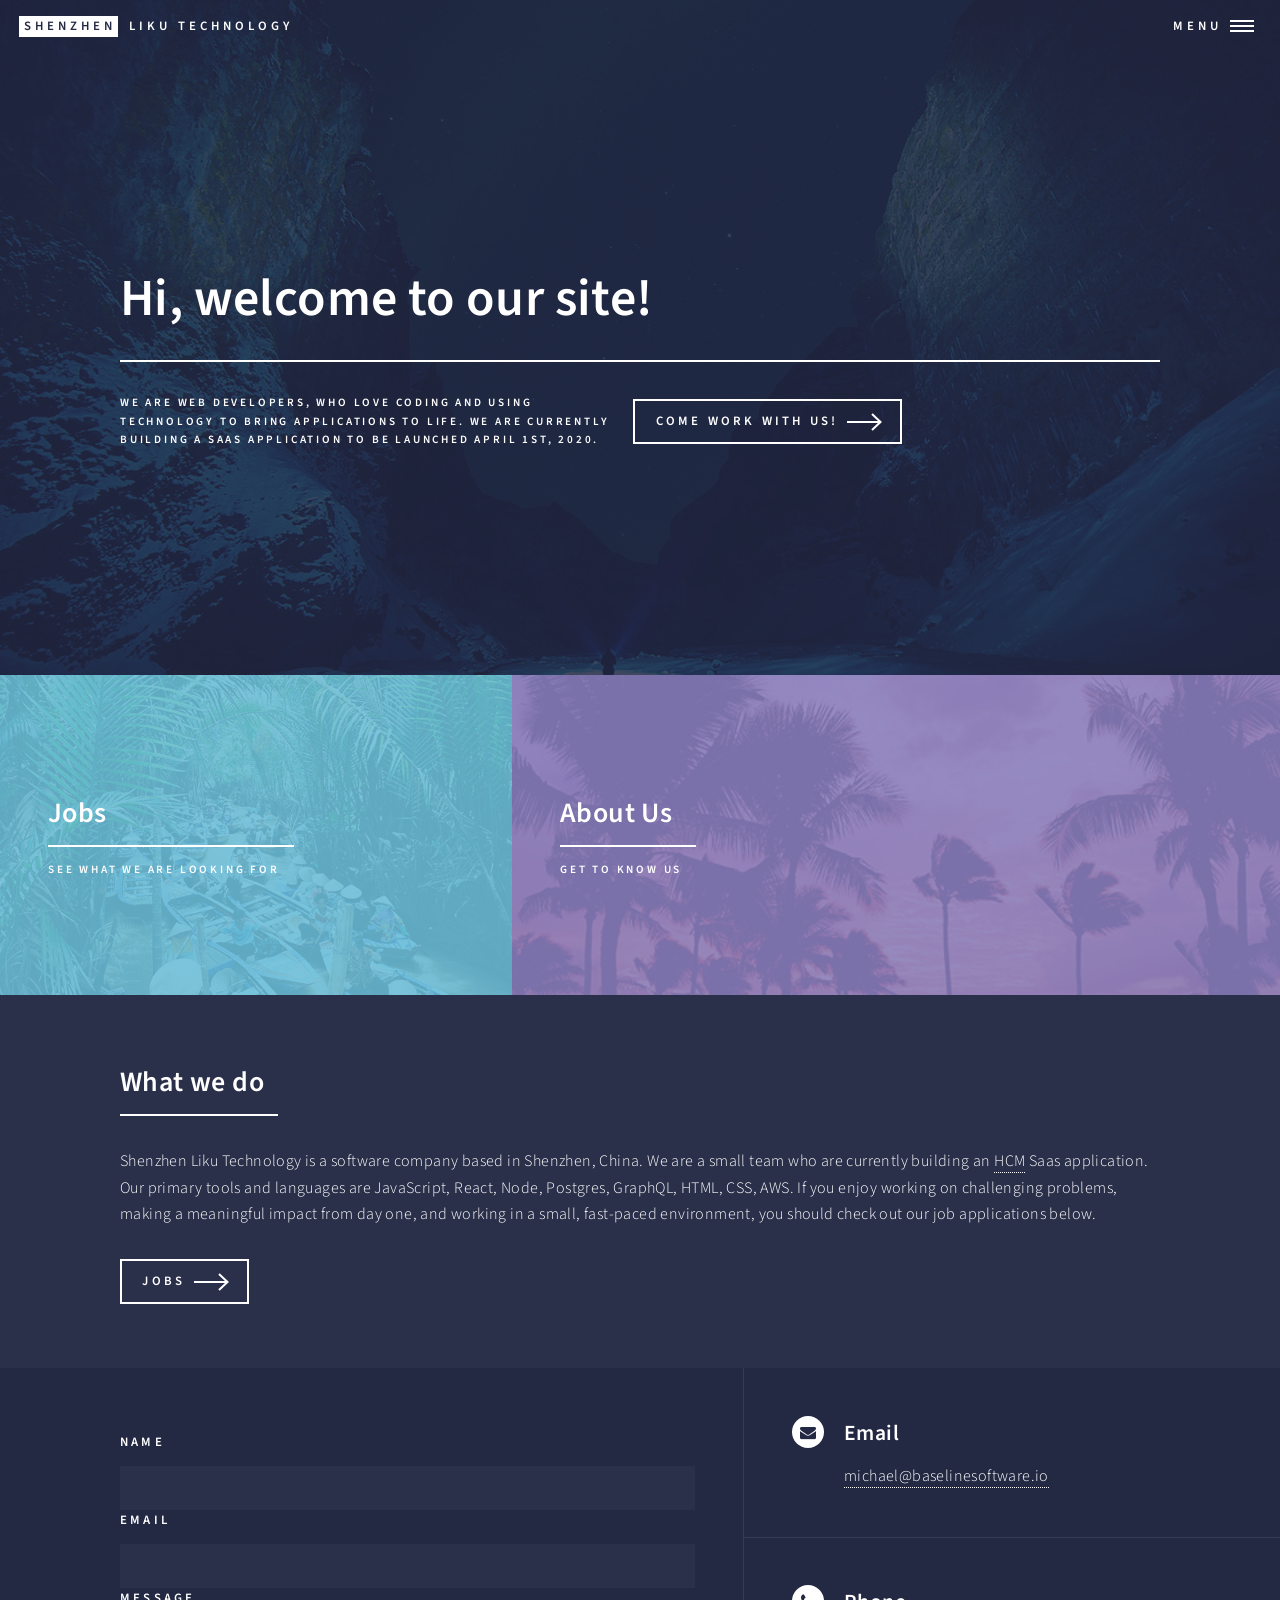
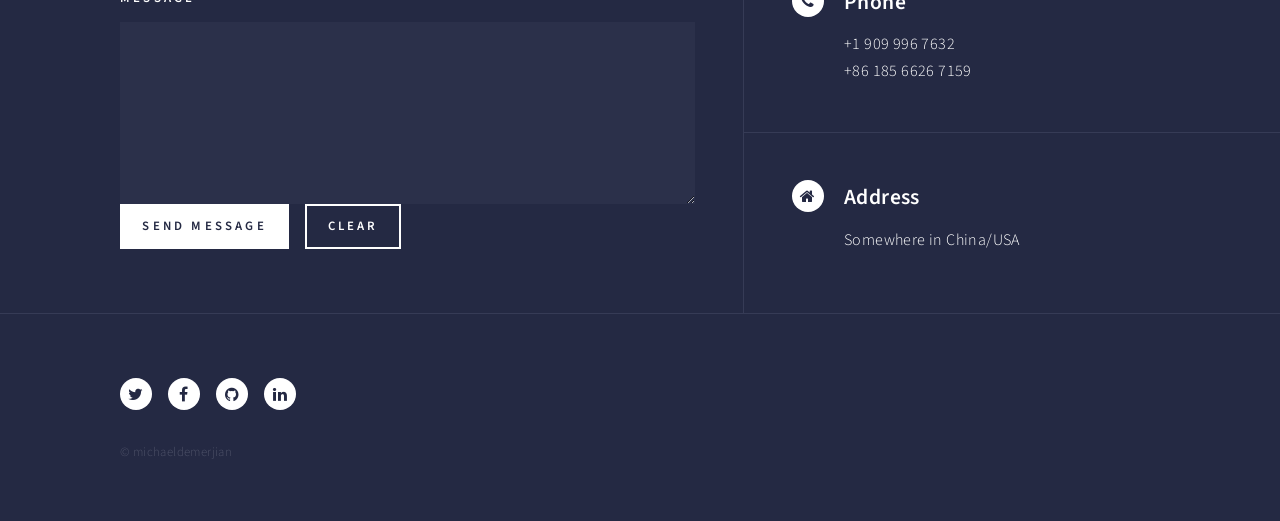
<file: index.html>
<!DOCTYPE html><html><head><meta charSet="utf-8"/><meta http-equiv="x-ua-compatible" content="ie=edge"/><meta name="viewport" content="width=device-width, initial-scale=1, shrink-to-fit=no"/><style data-href="/styles.9b3a4335ab50cd2e31ec.css">@import url(https://fonts.googleapis.com/css?family=Source+Sans+Pro:300,300italic,600,600italic);
/*!
 *  Font Awesome 4.7.0 by @davegandy - http://fontawesome.io - @fontawesome
 *  License - http://fontawesome.io/license (Font: SIL OFL 1.1, CSS: MIT License)
 */@font-face{font-family:FontAwesome;src:url(/static/fontawesome-webfont-674f50d287a8c48dc19ba404d20fe713.eot);src:url(/static/fontawesome-webfont-674f50d287a8c48dc19ba404d20fe713.eot?#iefix&v=4.7.0) format("embedded-opentype"),url(/static/fontawesome-webfont-af7ae505a9eed503f8b8e6982036873e.woff2) format("woff2"),url(/static/fontawesome-webfont-fee66e712a8a08eef5805a46892932ad.woff) format("woff"),url(/static/fontawesome-webfont-b06871f281fee6b241d60582ae9369b9.ttf) format("truetype"),url(/static/fontawesome-webfont-912ec66d7572ff821749319396470bde.svg#fontawesomeregular) format("svg");font-weight:400;font-style:normal}.fa{display:inline-block;font:normal normal normal 14px/1 FontAwesome;font-size:inherit;text-rendering:auto;-webkit-font-smoothing:antialiased;-moz-osx-font-smoothing:grayscale}.fa-lg{font-size:1.33333333em;line-height:.75em;vertical-align:-15%}.fa-2x{font-size:2em}.fa-3x{font-size:3em}.fa-4x{font-size:4em}.fa-5x{font-size:5em}.fa-fw{width:1.28571429em;text-align:center}.fa-ul{padding-left:0;margin-left:2.14285714em;list-style-type:none}.fa-ul>li{position:relative}.fa-li{position:absolute;left:-2.14285714em;width:2.14285714em;top:.14285714em;text-align:center}.fa-li.fa-lg{left:-1.85714286em}.fa-border{padding:.2em .25em .15em;border:.08em solid #eee;border-radius:.1em}.fa-pull-left{float:left}.fa-pull-right{float:right}.fa.fa-pull-left{margin-right:.3em}.fa.fa-pull-right{margin-left:.3em}.pull-right{float:right}.pull-left{float:left}.fa.pull-left{margin-right:.3em}.fa.pull-right{margin-left:.3em}.fa-spin{-webkit-animation:fa-spin 2s linear infinite;animation:fa-spin 2s linear infinite}.fa-pulse{-webkit-animation:fa-spin 1s steps(8) infinite;animation:fa-spin 1s steps(8) infinite}@-webkit-keyframes fa-spin{0%{-webkit-transform:rotate(0deg);transform:rotate(0deg)}to{-webkit-transform:rotate(359deg);transform:rotate(359deg)}}@keyframes fa-spin{0%{-webkit-transform:rotate(0deg);transform:rotate(0deg)}to{-webkit-transform:rotate(359deg);transform:rotate(359deg)}}.fa-rotate-90{-ms-filter:"progid:DXImageTransform.Microsoft.BasicImage(rotation=1)";-webkit-transform:rotate(90deg);transform:rotate(90deg)}.fa-rotate-180{-ms-filter:"progid:DXImageTransform.Microsoft.BasicImage(rotation=2)";-webkit-transform:rotate(180deg);transform:rotate(180deg)}.fa-rotate-270{-ms-filter:"progid:DXImageTransform.Microsoft.BasicImage(rotation=3)";-webkit-transform:rotate(270deg);transform:rotate(270deg)}.fa-flip-horizontal{-ms-filter:"progid:DXImageTransform.Microsoft.BasicImage(rotation=0, mirror=1)";-webkit-transform:scaleX(-1);transform:scaleX(-1)}.fa-flip-vertical{-ms-filter:"progid:DXImageTransform.Microsoft.BasicImage(rotation=2, mirror=1)";-webkit-transform:scaleY(-1);transform:scaleY(-1)}:root .fa-flip-horizontal,:root .fa-flip-vertical,:root .fa-rotate-90,:root .fa-rotate-180,:root .fa-rotate-270{-webkit-filter:none;filter:none}.fa-stack{position:relative;display:inline-block;width:2em;height:2em;line-height:2em;vertical-align:middle}.fa-stack-1x,.fa-stack-2x{position:absolute;left:0;width:100%;text-align:center}.fa-stack-1x{line-height:inherit}.fa-stack-2x{font-size:2em}.fa-inverse{color:#fff}.fa-glass:before{content:"\F000"}.fa-music:before{content:"\F001"}.fa-search:before{content:"\F002"}.fa-envelope-o:before{content:"\F003"}.fa-heart:before{content:"\F004"}.fa-star:before{content:"\F005"}.fa-star-o:before{content:"\F006"}.fa-user:before{content:"\F007"}.fa-film:before{content:"\F008"}.fa-th-large:before{content:"\F009"}.fa-th:before{content:"\F00A"}.fa-th-list:before{content:"\F00B"}.fa-check:before{content:"\F00C"}.fa-close:before,.fa-remove:before,.fa-times:before{content:"\F00D"}.fa-search-plus:before{content:"\F00E"}.fa-search-minus:before{content:"\F010"}.fa-power-off:before{content:"\F011"}.fa-signal:before{content:"\F012"}.fa-cog:before,.fa-gear:before{content:"\F013"}.fa-trash-o:before{content:"\F014"}.fa-home:before{content:"\F015"}.fa-file-o:before{content:"\F016"}.fa-clock-o:before{content:"\F017"}.fa-road:before{content:"\F018"}.fa-download:before{content:"\F019"}.fa-arrow-circle-o-down:before{content:"\F01A"}.fa-arrow-circle-o-up:before{content:"\F01B"}.fa-inbox:before{content:"\F01C"}.fa-play-circle-o:before{content:"\F01D"}.fa-repeat:before,.fa-rotate-right:before{content:"\F01E"}.fa-refresh:before{content:"\F021"}.fa-list-alt:before{content:"\F022"}.fa-lock:before{content:"\F023"}.fa-flag:before{content:"\F024"}.fa-headphones:before{content:"\F025"}.fa-volume-off:before{content:"\F026"}.fa-volume-down:before{content:"\F027"}.fa-volume-up:before{content:"\F028"}.fa-qrcode:before{content:"\F029"}.fa-barcode:before{content:"\F02A"}.fa-tag:before{content:"\F02B"}.fa-tags:before{content:"\F02C"}.fa-book:before{content:"\F02D"}.fa-bookmark:before{content:"\F02E"}.fa-print:before{content:"\F02F"}.fa-camera:before{content:"\F030"}.fa-font:before{content:"\F031"}.fa-bold:before{content:"\F032"}.fa-italic:before{content:"\F033"}.fa-text-height:before{content:"\F034"}.fa-text-width:before{content:"\F035"}.fa-align-left:before{content:"\F036"}.fa-align-center:before{content:"\F037"}.fa-align-right:before{content:"\F038"}.fa-align-justify:before{content:"\F039"}.fa-list:before{content:"\F03A"}.fa-dedent:before,.fa-outdent:before{content:"\F03B"}.fa-indent:before{content:"\F03C"}.fa-video-camera:before{content:"\F03D"}.fa-image:before,.fa-photo:before,.fa-picture-o:before{content:"\F03E"}.fa-pencil:before{content:"\F040"}.fa-map-marker:before{content:"\F041"}.fa-adjust:before{content:"\F042"}.fa-tint:before{content:"\F043"}.fa-edit:before,.fa-pencil-square-o:before{content:"\F044"}.fa-share-square-o:before{content:"\F045"}.fa-check-square-o:before{content:"\F046"}.fa-arrows:before{content:"\F047"}.fa-step-backward:before{content:"\F048"}.fa-fast-backward:before{content:"\F049"}.fa-backward:before{content:"\F04A"}.fa-play:before{content:"\F04B"}.fa-pause:before{content:"\F04C"}.fa-stop:before{content:"\F04D"}.fa-forward:before{content:"\F04E"}.fa-fast-forward:before{content:"\F050"}.fa-step-forward:before{content:"\F051"}.fa-eject:before{content:"\F052"}.fa-chevron-left:before{content:"\F053"}.fa-chevron-right:before{content:"\F054"}.fa-plus-circle:before{content:"\F055"}.fa-minus-circle:before{content:"\F056"}.fa-times-circle:before{content:"\F057"}.fa-check-circle:before{content:"\F058"}.fa-question-circle:before{content:"\F059"}.fa-info-circle:before{content:"\F05A"}.fa-crosshairs:before{content:"\F05B"}.fa-times-circle-o:before{content:"\F05C"}.fa-check-circle-o:before{content:"\F05D"}.fa-ban:before{content:"\F05E"}.fa-arrow-left:before{content:"\F060"}.fa-arrow-right:before{content:"\F061"}.fa-arrow-up:before{content:"\F062"}.fa-arrow-down:before{content:"\F063"}.fa-mail-forward:before,.fa-share:before{content:"\F064"}.fa-expand:before{content:"\F065"}.fa-compress:before{content:"\F066"}.fa-plus:before{content:"\F067"}.fa-minus:before{content:"\F068"}.fa-asterisk:before{content:"\F069"}.fa-exclamation-circle:before{content:"\F06A"}.fa-gift:before{content:"\F06B"}.fa-leaf:before{content:"\F06C"}.fa-fire:before{content:"\F06D"}.fa-eye:before{content:"\F06E"}.fa-eye-slash:before{content:"\F070"}.fa-exclamation-triangle:before,.fa-warning:before{content:"\F071"}.fa-plane:before{content:"\F072"}.fa-calendar:before{content:"\F073"}.fa-random:before{content:"\F074"}.fa-comment:before{content:"\F075"}.fa-magnet:before{content:"\F076"}.fa-chevron-up:before{content:"\F077"}.fa-chevron-down:before{content:"\F078"}.fa-retweet:before{content:"\F079"}.fa-shopping-cart:before{content:"\F07A"}.fa-folder:before{content:"\F07B"}.fa-folder-open:before{content:"\F07C"}.fa-arrows-v:before{content:"\F07D"}.fa-arrows-h:before{content:"\F07E"}.fa-bar-chart-o:before,.fa-bar-chart:before{content:"\F080"}.fa-twitter-square:before{content:"\F081"}.fa-facebook-square:before{content:"\F082"}.fa-camera-retro:before{content:"\F083"}.fa-key:before{content:"\F084"}.fa-cogs:before,.fa-gears:before{content:"\F085"}.fa-comments:before{content:"\F086"}.fa-thumbs-o-up:before{content:"\F087"}.fa-thumbs-o-down:before{content:"\F088"}.fa-star-half:before{content:"\F089"}.fa-heart-o:before{content:"\F08A"}.fa-sign-out:before{content:"\F08B"}.fa-linkedin-square:before{content:"\F08C"}.fa-thumb-tack:before{content:"\F08D"}.fa-external-link:before{content:"\F08E"}.fa-sign-in:before{content:"\F090"}.fa-trophy:before{content:"\F091"}.fa-github-square:before{content:"\F092"}.fa-upload:before{content:"\F093"}.fa-lemon-o:before{content:"\F094"}.fa-phone:before{content:"\F095"}.fa-square-o:before{content:"\F096"}.fa-bookmark-o:before{content:"\F097"}.fa-phone-square:before{content:"\F098"}.fa-twitter:before{content:"\F099"}.fa-facebook-f:before,.fa-facebook:before{content:"\F09A"}.fa-github:before{content:"\F09B"}.fa-unlock:before{content:"\F09C"}.fa-credit-card:before{content:"\F09D"}.fa-feed:before,.fa-rss:before{content:"\F09E"}.fa-hdd-o:before{content:"\F0A0"}.fa-bullhorn:before{content:"\F0A1"}.fa-bell:before{content:"\F0F3"}.fa-certificate:before{content:"\F0A3"}.fa-hand-o-right:before{content:"\F0A4"}.fa-hand-o-left:before{content:"\F0A5"}.fa-hand-o-up:before{content:"\F0A6"}.fa-hand-o-down:before{content:"\F0A7"}.fa-arrow-circle-left:before{content:"\F0A8"}.fa-arrow-circle-right:before{content:"\F0A9"}.fa-arrow-circle-up:before{content:"\F0AA"}.fa-arrow-circle-down:before{content:"\F0AB"}.fa-globe:before{content:"\F0AC"}.fa-wrench:before{content:"\F0AD"}.fa-tasks:before{content:"\F0AE"}.fa-filter:before{content:"\F0B0"}.fa-briefcase:before{content:"\F0B1"}.fa-arrows-alt:before{content:"\F0B2"}.fa-group:before,.fa-users:before{content:"\F0C0"}.fa-chain:before,.fa-link:before{content:"\F0C1"}.fa-cloud:before{content:"\F0C2"}.fa-flask:before{content:"\F0C3"}.fa-cut:before,.fa-scissors:before{content:"\F0C4"}.fa-copy:before,.fa-files-o:before{content:"\F0C5"}.fa-paperclip:before{content:"\F0C6"}.fa-floppy-o:before,.fa-save:before{content:"\F0C7"}.fa-square:before{content:"\F0C8"}.fa-bars:before,.fa-navicon:before,.fa-reorder:before{content:"\F0C9"}.fa-list-ul:before{content:"\F0CA"}.fa-list-ol:before{content:"\F0CB"}.fa-strikethrough:before{content:"\F0CC"}.fa-underline:before{content:"\F0CD"}.fa-table:before{content:"\F0CE"}.fa-magic:before{content:"\F0D0"}.fa-truck:before{content:"\F0D1"}.fa-pinterest:before{content:"\F0D2"}.fa-pinterest-square:before{content:"\F0D3"}.fa-google-plus-square:before{content:"\F0D4"}.fa-google-plus:before{content:"\F0D5"}.fa-money:before{content:"\F0D6"}.fa-caret-down:before{content:"\F0D7"}.fa-caret-up:before{content:"\F0D8"}.fa-caret-left:before{content:"\F0D9"}.fa-caret-right:before{content:"\F0DA"}.fa-columns:before{content:"\F0DB"}.fa-sort:before,.fa-unsorted:before{content:"\F0DC"}.fa-sort-desc:before,.fa-sort-down:before{content:"\F0DD"}.fa-sort-asc:before,.fa-sort-up:before{content:"\F0DE"}.fa-envelope:before{content:"\F0E0"}.fa-linkedin:before{content:"\F0E1"}.fa-rotate-left:before,.fa-undo:before{content:"\F0E2"}.fa-gavel:before,.fa-legal:before{content:"\F0E3"}.fa-dashboard:before,.fa-tachometer:before{content:"\F0E4"}.fa-comment-o:before{content:"\F0E5"}.fa-comments-o:before{content:"\F0E6"}.fa-bolt:before,.fa-flash:before{content:"\F0E7"}.fa-sitemap:before{content:"\F0E8"}.fa-umbrella:before{content:"\F0E9"}.fa-clipboard:before,.fa-paste:before{content:"\F0EA"}.fa-lightbulb-o:before{content:"\F0EB"}.fa-exchange:before{content:"\F0EC"}.fa-cloud-download:before{content:"\F0ED"}.fa-cloud-upload:before{content:"\F0EE"}.fa-user-md:before{content:"\F0F0"}.fa-stethoscope:before{content:"\F0F1"}.fa-suitcase:before{content:"\F0F2"}.fa-bell-o:before{content:"\F0A2"}.fa-coffee:before{content:"\F0F4"}.fa-cutlery:before{content:"\F0F5"}.fa-file-text-o:before{content:"\F0F6"}.fa-building-o:before{content:"\F0F7"}.fa-hospital-o:before{content:"\F0F8"}.fa-ambulance:before{content:"\F0F9"}.fa-medkit:before{content:"\F0FA"}.fa-fighter-jet:before{content:"\F0FB"}.fa-beer:before{content:"\F0FC"}.fa-h-square:before{content:"\F0FD"}.fa-plus-square:before{content:"\F0FE"}.fa-angle-double-left:before{content:"\F100"}.fa-angle-double-right:before{content:"\F101"}.fa-angle-double-up:before{content:"\F102"}.fa-angle-double-down:before{content:"\F103"}.fa-angle-left:before{content:"\F104"}.fa-angle-right:before{content:"\F105"}.fa-angle-up:before{content:"\F106"}.fa-angle-down:before{content:"\F107"}.fa-desktop:before{content:"\F108"}.fa-laptop:before{content:"\F109"}.fa-tablet:before{content:"\F10A"}.fa-mobile-phone:before,.fa-mobile:before{content:"\F10B"}.fa-circle-o:before{content:"\F10C"}.fa-quote-left:before{content:"\F10D"}.fa-quote-right:before{content:"\F10E"}.fa-spinner:before{content:"\F110"}.fa-circle:before{content:"\F111"}.fa-mail-reply:before,.fa-reply:before{content:"\F112"}.fa-github-alt:before{content:"\F113"}.fa-folder-o:before{content:"\F114"}.fa-folder-open-o:before{content:"\F115"}.fa-smile-o:before{content:"\F118"}.fa-frown-o:before{content:"\F119"}.fa-meh-o:before{content:"\F11A"}.fa-gamepad:before{content:"\F11B"}.fa-keyboard-o:before{content:"\F11C"}.fa-flag-o:before{content:"\F11D"}.fa-flag-checkered:before{content:"\F11E"}.fa-terminal:before{content:"\F120"}.fa-code:before{content:"\F121"}.fa-mail-reply-all:before,.fa-reply-all:before{content:"\F122"}.fa-star-half-empty:before,.fa-star-half-full:before,.fa-star-half-o:before{content:"\F123"}.fa-location-arrow:before{content:"\F124"}.fa-crop:before{content:"\F125"}.fa-code-fork:before{content:"\F126"}.fa-chain-broken:before,.fa-unlink:before{content:"\F127"}.fa-question:before{content:"\F128"}.fa-info:before{content:"\F129"}.fa-exclamation:before{content:"\F12A"}.fa-superscript:before{content:"\F12B"}.fa-subscript:before{content:"\F12C"}.fa-eraser:before{content:"\F12D"}.fa-puzzle-piece:before{content:"\F12E"}.fa-microphone:before{content:"\F130"}.fa-microphone-slash:before{content:"\F131"}.fa-shield:before{content:"\F132"}.fa-calendar-o:before{content:"\F133"}.fa-fire-extinguisher:before{content:"\F134"}.fa-rocket:before{content:"\F135"}.fa-maxcdn:before{content:"\F136"}.fa-chevron-circle-left:before{content:"\F137"}.fa-chevron-circle-right:before{content:"\F138"}.fa-chevron-circle-up:before{content:"\F139"}.fa-chevron-circle-down:before{content:"\F13A"}.fa-html5:before{content:"\F13B"}.fa-css3:before{content:"\F13C"}.fa-anchor:before{content:"\F13D"}.fa-unlock-alt:before{content:"\F13E"}.fa-bullseye:before{content:"\F140"}.fa-ellipsis-h:before{content:"\F141"}.fa-ellipsis-v:before{content:"\F142"}.fa-rss-square:before{content:"\F143"}.fa-play-circle:before{content:"\F144"}.fa-ticket:before{content:"\F145"}.fa-minus-square:before{content:"\F146"}.fa-minus-square-o:before{content:"\F147"}.fa-level-up:before{content:"\F148"}.fa-level-down:before{content:"\F149"}.fa-check-square:before{content:"\F14A"}.fa-pencil-square:before{content:"\F14B"}.fa-external-link-square:before{content:"\F14C"}.fa-share-square:before{content:"\F14D"}.fa-compass:before{content:"\F14E"}.fa-caret-square-o-down:before,.fa-toggle-down:before{content:"\F150"}.fa-caret-square-o-up:before,.fa-toggle-up:before{content:"\F151"}.fa-caret-square-o-right:before,.fa-toggle-right:before{content:"\F152"}.fa-eur:before,.fa-euro:before{content:"\F153"}.fa-gbp:before{content:"\F154"}.fa-dollar:before,.fa-usd:before{content:"\F155"}.fa-inr:before,.fa-rupee:before{content:"\F156"}.fa-cny:before,.fa-jpy:before,.fa-rmb:before,.fa-yen:before{content:"\F157"}.fa-rouble:before,.fa-rub:before,.fa-ruble:before{content:"\F158"}.fa-krw:before,.fa-won:before{content:"\F159"}.fa-bitcoin:before,.fa-btc:before{content:"\F15A"}.fa-file:before{content:"\F15B"}.fa-file-text:before{content:"\F15C"}.fa-sort-alpha-asc:before{content:"\F15D"}.fa-sort-alpha-desc:before{content:"\F15E"}.fa-sort-amount-asc:before{content:"\F160"}.fa-sort-amount-desc:before{content:"\F161"}.fa-sort-numeric-asc:before{content:"\F162"}.fa-sort-numeric-desc:before{content:"\F163"}.fa-thumbs-up:before{content:"\F164"}.fa-thumbs-down:before{content:"\F165"}.fa-youtube-square:before{content:"\F166"}.fa-youtube:before{content:"\F167"}.fa-xing:before{content:"\F168"}.fa-xing-square:before{content:"\F169"}.fa-youtube-play:before{content:"\F16A"}.fa-dropbox:before{content:"\F16B"}.fa-stack-overflow:before{content:"\F16C"}.fa-instagram:before{content:"\F16D"}.fa-flickr:before{content:"\F16E"}.fa-adn:before{content:"\F170"}.fa-bitbucket:before{content:"\F171"}.fa-bitbucket-square:before{content:"\F172"}.fa-tumblr:before{content:"\F173"}.fa-tumblr-square:before{content:"\F174"}.fa-long-arrow-down:before{content:"\F175"}.fa-long-arrow-up:before{content:"\F176"}.fa-long-arrow-left:before{content:"\F177"}.fa-long-arrow-right:before{content:"\F178"}.fa-apple:before{content:"\F179"}.fa-windows:before{content:"\F17A"}.fa-android:before{content:"\F17B"}.fa-linux:before{content:"\F17C"}.fa-dribbble:before{content:"\F17D"}.fa-skype:before{content:"\F17E"}.fa-foursquare:before{content:"\F180"}.fa-trello:before{content:"\F181"}.fa-female:before{content:"\F182"}.fa-male:before{content:"\F183"}.fa-gittip:before,.fa-gratipay:before{content:"\F184"}.fa-sun-o:before{content:"\F185"}.fa-moon-o:before{content:"\F186"}.fa-archive:before{content:"\F187"}.fa-bug:before{content:"\F188"}.fa-vk:before{content:"\F189"}.fa-weibo:before{content:"\F18A"}.fa-renren:before{content:"\F18B"}.fa-pagelines:before{content:"\F18C"}.fa-stack-exchange:before{content:"\F18D"}.fa-arrow-circle-o-right:before{content:"\F18E"}.fa-arrow-circle-o-left:before{content:"\F190"}.fa-caret-square-o-left:before,.fa-toggle-left:before{content:"\F191"}.fa-dot-circle-o:before{content:"\F192"}.fa-wheelchair:before{content:"\F193"}.fa-vimeo-square:before{content:"\F194"}.fa-try:before,.fa-turkish-lira:before{content:"\F195"}.fa-plus-square-o:before{content:"\F196"}.fa-space-shuttle:before{content:"\F197"}.fa-slack:before{content:"\F198"}.fa-envelope-square:before{content:"\F199"}.fa-wordpress:before{content:"\F19A"}.fa-openid:before{content:"\F19B"}.fa-bank:before,.fa-institution:before,.fa-university:before{content:"\F19C"}.fa-graduation-cap:before,.fa-mortar-board:before{content:"\F19D"}.fa-yahoo:before{content:"\F19E"}.fa-google:before{content:"\F1A0"}.fa-reddit:before{content:"\F1A1"}.fa-reddit-square:before{content:"\F1A2"}.fa-stumbleupon-circle:before{content:"\F1A3"}.fa-stumbleupon:before{content:"\F1A4"}.fa-delicious:before{content:"\F1A5"}.fa-digg:before{content:"\F1A6"}.fa-pied-piper-pp:before{content:"\F1A7"}.fa-pied-piper-alt:before{content:"\F1A8"}.fa-drupal:before{content:"\F1A9"}.fa-joomla:before{content:"\F1AA"}.fa-language:before{content:"\F1AB"}.fa-fax:before{content:"\F1AC"}.fa-building:before{content:"\F1AD"}.fa-child:before{content:"\F1AE"}.fa-paw:before{content:"\F1B0"}.fa-spoon:before{content:"\F1B1"}.fa-cube:before{content:"\F1B2"}.fa-cubes:before{content:"\F1B3"}.fa-behance:before{content:"\F1B4"}.fa-behance-square:before{content:"\F1B5"}.fa-steam:before{content:"\F1B6"}.fa-steam-square:before{content:"\F1B7"}.fa-recycle:before{content:"\F1B8"}.fa-automobile:before,.fa-car:before{content:"\F1B9"}.fa-cab:before,.fa-taxi:before{content:"\F1BA"}.fa-tree:before{content:"\F1BB"}.fa-spotify:before{content:"\F1BC"}.fa-deviantart:before{content:"\F1BD"}.fa-soundcloud:before{content:"\F1BE"}.fa-database:before{content:"\F1C0"}.fa-file-pdf-o:before{content:"\F1C1"}.fa-file-word-o:before{content:"\F1C2"}.fa-file-excel-o:before{content:"\F1C3"}.fa-file-powerpoint-o:before{content:"\F1C4"}.fa-file-image-o:before,.fa-file-photo-o:before,.fa-file-picture-o:before{content:"\F1C5"}.fa-file-archive-o:before,.fa-file-zip-o:before{content:"\F1C6"}.fa-file-audio-o:before,.fa-file-sound-o:before{content:"\F1C7"}.fa-file-movie-o:before,.fa-file-video-o:before{content:"\F1C8"}.fa-file-code-o:before{content:"\F1C9"}.fa-vine:before{content:"\F1CA"}.fa-codepen:before{content:"\F1CB"}.fa-jsfiddle:before{content:"\F1CC"}.fa-life-bouy:before,.fa-life-buoy:before,.fa-life-ring:before,.fa-life-saver:before,.fa-support:before{content:"\F1CD"}.fa-circle-o-notch:before{content:"\F1CE"}.fa-ra:before,.fa-rebel:before,.fa-resistance:before{content:"\F1D0"}.fa-empire:before,.fa-ge:before{content:"\F1D1"}.fa-git-square:before{content:"\F1D2"}.fa-git:before{content:"\F1D3"}.fa-hacker-news:before,.fa-y-combinator-square:before,.fa-yc-square:before{content:"\F1D4"}.fa-tencent-weibo:before{content:"\F1D5"}.fa-qq:before{content:"\F1D6"}.fa-wechat:before,.fa-weixin:before{content:"\F1D7"}.fa-paper-plane:before,.fa-send:before{content:"\F1D8"}.fa-paper-plane-o:before,.fa-send-o:before{content:"\F1D9"}.fa-history:before{content:"\F1DA"}.fa-circle-thin:before{content:"\F1DB"}.fa-header:before{content:"\F1DC"}.fa-paragraph:before{content:"\F1DD"}.fa-sliders:before{content:"\F1DE"}.fa-share-alt:before{content:"\F1E0"}.fa-share-alt-square:before{content:"\F1E1"}.fa-bomb:before{content:"\F1E2"}.fa-futbol-o:before,.fa-soccer-ball-o:before{content:"\F1E3"}.fa-tty:before{content:"\F1E4"}.fa-binoculars:before{content:"\F1E5"}.fa-plug:before{content:"\F1E6"}.fa-slideshare:before{content:"\F1E7"}.fa-twitch:before{content:"\F1E8"}.fa-yelp:before{content:"\F1E9"}.fa-newspaper-o:before{content:"\F1EA"}.fa-wifi:before{content:"\F1EB"}.fa-calculator:before{content:"\F1EC"}.fa-paypal:before{content:"\F1ED"}.fa-google-wallet:before{content:"\F1EE"}.fa-cc-visa:before{content:"\F1F0"}.fa-cc-mastercard:before{content:"\F1F1"}.fa-cc-discover:before{content:"\F1F2"}.fa-cc-amex:before{content:"\F1F3"}.fa-cc-paypal:before{content:"\F1F4"}.fa-cc-stripe:before{content:"\F1F5"}.fa-bell-slash:before{content:"\F1F6"}.fa-bell-slash-o:before{content:"\F1F7"}.fa-trash:before{content:"\F1F8"}.fa-copyright:before{content:"\F1F9"}.fa-at:before{content:"\F1FA"}.fa-eyedropper:before{content:"\F1FB"}.fa-paint-brush:before{content:"\F1FC"}.fa-birthday-cake:before{content:"\F1FD"}.fa-area-chart:before{content:"\F1FE"}.fa-pie-chart:before{content:"\F200"}.fa-line-chart:before{content:"\F201"}.fa-lastfm:before{content:"\F202"}.fa-lastfm-square:before{content:"\F203"}.fa-toggle-off:before{content:"\F204"}.fa-toggle-on:before{content:"\F205"}.fa-bicycle:before{content:"\F206"}.fa-bus:before{content:"\F207"}.fa-ioxhost:before{content:"\F208"}.fa-angellist:before{content:"\F209"}.fa-cc:before{content:"\F20A"}.fa-ils:before,.fa-shekel:before,.fa-sheqel:before{content:"\F20B"}.fa-meanpath:before{content:"\F20C"}.fa-buysellads:before{content:"\F20D"}.fa-connectdevelop:before{content:"\F20E"}.fa-dashcube:before{content:"\F210"}.fa-forumbee:before{content:"\F211"}.fa-leanpub:before{content:"\F212"}.fa-sellsy:before{content:"\F213"}.fa-shirtsinbulk:before{content:"\F214"}.fa-simplybuilt:before{content:"\F215"}.fa-skyatlas:before{content:"\F216"}.fa-cart-plus:before{content:"\F217"}.fa-cart-arrow-down:before{content:"\F218"}.fa-diamond:before{content:"\F219"}.fa-ship:before{content:"\F21A"}.fa-user-secret:before{content:"\F21B"}.fa-motorcycle:before{content:"\F21C"}.fa-street-view:before{content:"\F21D"}.fa-heartbeat:before{content:"\F21E"}.fa-venus:before{content:"\F221"}.fa-mars:before{content:"\F222"}.fa-mercury:before{content:"\F223"}.fa-intersex:before,.fa-transgender:before{content:"\F224"}.fa-transgender-alt:before{content:"\F225"}.fa-venus-double:before{content:"\F226"}.fa-mars-double:before{content:"\F227"}.fa-venus-mars:before{content:"\F228"}.fa-mars-stroke:before{content:"\F229"}.fa-mars-stroke-v:before{content:"\F22A"}.fa-mars-stroke-h:before{content:"\F22B"}.fa-neuter:before{content:"\F22C"}.fa-genderless:before{content:"\F22D"}.fa-facebook-official:before{content:"\F230"}.fa-pinterest-p:before{content:"\F231"}.fa-whatsapp:before{content:"\F232"}.fa-server:before{content:"\F233"}.fa-user-plus:before{content:"\F234"}.fa-user-times:before{content:"\F235"}.fa-bed:before,.fa-hotel:before{content:"\F236"}.fa-viacoin:before{content:"\F237"}.fa-train:before{content:"\F238"}.fa-subway:before{content:"\F239"}.fa-medium:before{content:"\F23A"}.fa-y-combinator:before,.fa-yc:before{content:"\F23B"}.fa-optin-monster:before{content:"\F23C"}.fa-opencart:before{content:"\F23D"}.fa-expeditedssl:before{content:"\F23E"}.fa-battery-4:before,.fa-battery-full:before,.fa-battery:before{content:"\F240"}.fa-battery-3:before,.fa-battery-three-quarters:before{content:"\F241"}.fa-battery-2:before,.fa-battery-half:before{content:"\F242"}.fa-battery-1:before,.fa-battery-quarter:before{content:"\F243"}.fa-battery-0:before,.fa-battery-empty:before{content:"\F244"}.fa-mouse-pointer:before{content:"\F245"}.fa-i-cursor:before{content:"\F246"}.fa-object-group:before{content:"\F247"}.fa-object-ungroup:before{content:"\F248"}.fa-sticky-note:before{content:"\F249"}.fa-sticky-note-o:before{content:"\F24A"}.fa-cc-jcb:before{content:"\F24B"}.fa-cc-diners-club:before{content:"\F24C"}.fa-clone:before{content:"\F24D"}.fa-balance-scale:before{content:"\F24E"}.fa-hourglass-o:before{content:"\F250"}.fa-hourglass-1:before,.fa-hourglass-start:before{content:"\F251"}.fa-hourglass-2:before,.fa-hourglass-half:before{content:"\F252"}.fa-hourglass-3:before,.fa-hourglass-end:before{content:"\F253"}.fa-hourglass:before{content:"\F254"}.fa-hand-grab-o:before,.fa-hand-rock-o:before{content:"\F255"}.fa-hand-paper-o:before,.fa-hand-stop-o:before{content:"\F256"}.fa-hand-scissors-o:before{content:"\F257"}.fa-hand-lizard-o:before{content:"\F258"}.fa-hand-spock-o:before{content:"\F259"}.fa-hand-pointer-o:before{content:"\F25A"}.fa-hand-peace-o:before{content:"\F25B"}.fa-trademark:before{content:"\F25C"}.fa-registered:before{content:"\F25D"}.fa-creative-commons:before{content:"\F25E"}.fa-gg:before{content:"\F260"}.fa-gg-circle:before{content:"\F261"}.fa-tripadvisor:before{content:"\F262"}.fa-odnoklassniki:before{content:"\F263"}.fa-odnoklassniki-square:before{content:"\F264"}.fa-get-pocket:before{content:"\F265"}.fa-wikipedia-w:before{content:"\F266"}.fa-safari:before{content:"\F267"}.fa-chrome:before{content:"\F268"}.fa-firefox:before{content:"\F269"}.fa-opera:before{content:"\F26A"}.fa-internet-explorer:before{content:"\F26B"}.fa-television:before,.fa-tv:before{content:"\F26C"}.fa-contao:before{content:"\F26D"}.fa-500px:before{content:"\F26E"}.fa-amazon:before{content:"\F270"}.fa-calendar-plus-o:before{content:"\F271"}.fa-calendar-minus-o:before{content:"\F272"}.fa-calendar-times-o:before{content:"\F273"}.fa-calendar-check-o:before{content:"\F274"}.fa-industry:before{content:"\F275"}.fa-map-pin:before{content:"\F276"}.fa-map-signs:before{content:"\F277"}.fa-map-o:before{content:"\F278"}.fa-map:before{content:"\F279"}.fa-commenting:before{content:"\F27A"}.fa-commenting-o:before{content:"\F27B"}.fa-houzz:before{content:"\F27C"}.fa-vimeo:before{content:"\F27D"}.fa-black-tie:before{content:"\F27E"}.fa-fonticons:before{content:"\F280"}.fa-reddit-alien:before{content:"\F281"}.fa-edge:before{content:"\F282"}.fa-credit-card-alt:before{content:"\F283"}.fa-codiepie:before{content:"\F284"}.fa-modx:before{content:"\F285"}.fa-fort-awesome:before{content:"\F286"}.fa-usb:before{content:"\F287"}.fa-product-hunt:before{content:"\F288"}.fa-mixcloud:before{content:"\F289"}.fa-scribd:before{content:"\F28A"}.fa-pause-circle:before{content:"\F28B"}.fa-pause-circle-o:before{content:"\F28C"}.fa-stop-circle:before{content:"\F28D"}.fa-stop-circle-o:before{content:"\F28E"}.fa-shopping-bag:before{content:"\F290"}.fa-shopping-basket:before{content:"\F291"}.fa-hashtag:before{content:"\F292"}.fa-bluetooth:before{content:"\F293"}.fa-bluetooth-b:before{content:"\F294"}.fa-percent:before{content:"\F295"}.fa-gitlab:before{content:"\F296"}.fa-wpbeginner:before{content:"\F297"}.fa-wpforms:before{content:"\F298"}.fa-envira:before{content:"\F299"}.fa-universal-access:before{content:"\F29A"}.fa-wheelchair-alt:before{content:"\F29B"}.fa-question-circle-o:before{content:"\F29C"}.fa-blind:before{content:"\F29D"}.fa-audio-description:before{content:"\F29E"}.fa-volume-control-phone:before{content:"\F2A0"}.fa-braille:before{content:"\F2A1"}.fa-assistive-listening-systems:before{content:"\F2A2"}.fa-american-sign-language-interpreting:before,.fa-asl-interpreting:before{content:"\F2A3"}.fa-deaf:before,.fa-deafness:before,.fa-hard-of-hearing:before{content:"\F2A4"}.fa-glide:before{content:"\F2A5"}.fa-glide-g:before{content:"\F2A6"}.fa-sign-language:before,.fa-signing:before{content:"\F2A7"}.fa-low-vision:before{content:"\F2A8"}.fa-viadeo:before{content:"\F2A9"}.fa-viadeo-square:before{content:"\F2AA"}.fa-snapchat:before{content:"\F2AB"}.fa-snapchat-ghost:before{content:"\F2AC"}.fa-snapchat-square:before{content:"\F2AD"}.fa-pied-piper:before{content:"\F2AE"}.fa-first-order:before{content:"\F2B0"}.fa-yoast:before{content:"\F2B1"}.fa-themeisle:before{content:"\F2B2"}.fa-google-plus-circle:before,.fa-google-plus-official:before{content:"\F2B3"}.fa-fa:before,.fa-font-awesome:before{content:"\F2B4"}.fa-handshake-o:before{content:"\F2B5"}.fa-envelope-open:before{content:"\F2B6"}.fa-envelope-open-o:before{content:"\F2B7"}.fa-linode:before{content:"\F2B8"}.fa-address-book:before{content:"\F2B9"}.fa-address-book-o:before{content:"\F2BA"}.fa-address-card:before,.fa-vcard:before{content:"\F2BB"}.fa-address-card-o:before,.fa-vcard-o:before{content:"\F2BC"}.fa-user-circle:before{content:"\F2BD"}.fa-user-circle-o:before{content:"\F2BE"}.fa-user-o:before{content:"\F2C0"}.fa-id-badge:before{content:"\F2C1"}.fa-drivers-license:before,.fa-id-card:before{content:"\F2C2"}.fa-drivers-license-o:before,.fa-id-card-o:before{content:"\F2C3"}.fa-quora:before{content:"\F2C4"}.fa-free-code-camp:before{content:"\F2C5"}.fa-telegram:before{content:"\F2C6"}.fa-thermometer-4:before,.fa-thermometer-full:before,.fa-thermometer:before{content:"\F2C7"}.fa-thermometer-3:before,.fa-thermometer-three-quarters:before{content:"\F2C8"}.fa-thermometer-2:before,.fa-thermometer-half:before{content:"\F2C9"}.fa-thermometer-1:before,.fa-thermometer-quarter:before{content:"\F2CA"}.fa-thermometer-0:before,.fa-thermometer-empty:before{content:"\F2CB"}.fa-shower:before{content:"\F2CC"}.fa-bath:before,.fa-bathtub:before,.fa-s15:before{content:"\F2CD"}.fa-podcast:before{content:"\F2CE"}.fa-window-maximize:before{content:"\F2D0"}.fa-window-minimize:before{content:"\F2D1"}.fa-window-restore:before{content:"\F2D2"}.fa-times-rectangle:before,.fa-window-close:before{content:"\F2D3"}.fa-times-rectangle-o:before,.fa-window-close-o:before{content:"\F2D4"}.fa-bandcamp:before{content:"\F2D5"}.fa-grav:before{content:"\F2D6"}.fa-etsy:before{content:"\F2D7"}.fa-imdb:before{content:"\F2D8"}.fa-ravelry:before{content:"\F2D9"}.fa-eercast:before{content:"\F2DA"}.fa-microchip:before{content:"\F2DB"}.fa-snowflake-o:before{content:"\F2DC"}.fa-superpowers:before{content:"\F2DD"}.fa-wpexplorer:before{content:"\F2DE"}.fa-meetup:before{content:"\F2E0"}.sr-only{position:absolute;width:1px;height:1px;padding:0;margin:-1px;overflow:hidden;clip:rect(0,0,0,0);border:0}.sr-only-focusable:active,.sr-only-focusable:focus{position:static;width:auto;height:auto;margin:0;overflow:visible;clip:auto}.mb-5{margin-bottom:2em}@media screen and (min-width:981px){.grid-wrapper{display:grid;grid-gap:0 2.25em;grid-template-columns:repeat(12,1fr);margin:0 auto;width:100%}.col-1{grid-column:span 1}.col-2{grid-column:span 2}.col-3{grid-column:span 3}.col-4{grid-column:span 4}.col-5{grid-column:span 5}.col-6{grid-column:span 6}.col-7{grid-column:span 7}.col-8{grid-column:span 8}.col-9{grid-column:span 9}.col-10{grid-column:span 10}.col-11{grid-column:span 11}.col-12{grid-column:span 12}}a,abbr,acronym,address,applet,article,aside,audio,b,big,blockquote,body,canvas,caption,center,cite,code,dd,del,details,dfn,div,dl,dt,em,embed,fieldset,figcaption,figure,footer,form,h1,h2,h3,h4,h5,h6,header,hgroup,html,i,iframe,img,ins,kbd,label,legend,li,mark,menu,nav,object,ol,output,p,pre,q,ruby,s,samp,section,small,span,strike,strong,sub,summary,sup,table,tbody,td,tfoot,th,thead,time,tr,tt,u,ul,var,video{margin:0;padding:0;border:0;font-size:100%;font:inherit;vertical-align:baseline}article,aside,details,figcaption,figure,footer,header,hgroup,menu,nav,section{display:block}body{line-height:1}ol,ul{list-style:none}blockquote,q{quotes:none}blockquote:after,blockquote:before,q:after,q:before{content:"";content:none}table{border-collapse:collapse;border-spacing:0}body{-webkit-text-size-adjust:none}*,:after,:before{box-sizing:border-box}@-ms-viewport{width:device-width}body{-ms-overflow-style:scrollbar}@media screen and (max-width:480px){body,html{min-width:320px}}body{background:#242943}body.is-loading *,body.is-loading :after,body.is-loading :before{-webkit-animation:none!important;animation:none!important;-webkit-transition:none!important;transition:none!important}body,input,select,textarea{color:#fff;font-family:Source Sans Pro,Helvetica,sans-serif;font-size:17pt;font-weight:300;letter-spacing:.025em;line-height:1.65}@media screen and (max-width:1680px){body,input,select,textarea{font-size:14pt}}@media screen and (max-width:1280px){body,input,select,textarea{font-size:12pt}}@media screen and (max-width:360px){body,input,select,textarea{font-size:11pt}}a{-webkit-transition:color .2s ease-in-out,border-bottom-color .2s ease-in-out;transition:color .2s ease-in-out,border-bottom-color .2s ease-in-out;border-bottom:1px dotted;color:inherit;text-decoration:none}a:hover{border-bottom-color:transparent;color:#9bf1ff!important}a:active{color:#53e3fb!important}b,strong{color:#fff;font-weight:600}em,i{font-style:italic}p{margin:0 0 2em}h1,h2,h3,h4,h5,h6{color:#fff;font-weight:600;line-height:1.65;margin:0 0 1em}h1 a,h2 a,h3 a,h4 a,h5 a,h6 a{color:inherit;border-bottom:0}h1{font-size:2.5em}h2{font-size:1.75em}h3{font-size:1.35em}h4{font-size:1.1em}h5{font-size:.9em}h6{font-size:.7em}@media screen and (max-width:736px){h1{font-size:2em}h2{font-size:1.5em}h3{font-size:1.25em}}sub{top:.5em}sub,sup{font-size:.8em;position:relative}sup{top:-.5em}blockquote{border-left:4px solid rgba(212,212,255,.1);font-style:italic;margin:0 0 2em;padding:.5em 0 .5em 2em}code{background:rgba(212,212,255,.035);margin:0 .25em;padding:.25em .65em}code,pre{font-family:Courier New,monospace;font-size:.9em}pre{-webkit-overflow-scrolling:touch;margin:0 0 2em}pre code{display:block;line-height:1.75;padding:1em 1.5em;overflow-x:auto}hr{border:0;border-bottom:1px solid rgba(212,212,255,.1);margin:2em 0}hr.major{margin:3em 0}.align-left{text-align:left}.align-center{text-align:center}.align-right{text-align:right}article.special,section.special{text-align:center}header.major{width:-webkit-max-content;width:-ms-max-content;width:max-content;margin-bottom:2em}header.major>:first-child{margin-bottom:0;width:calc(100% + .5em)}header.major>:first-child:after{content:"";background-color:#fff;display:block;height:2px;margin:.325em 0 .5em;width:100%}header.major>p{font-size:.7em;font-weight:600;letter-spacing:.25em;margin-bottom:0;text-transform:uppercase}body.is-ie header.major>:first-child:after{max-width:9em}body.is-ie header.major>h1:after{max-width:100%!important}@media screen and (max-width:736px){header.major>p br{display:none}}form,form .field{margin:0 0 2em}form .field.half{width:50%;float:left;padding:0 0 0 1em}form .field.half.first{padding:0 1em 0 0}form>.actions{margin:2.5em 0 0!important}@media screen and (max-width:736px){form .field{margin:0 0 1.5em}form .field.half{padding:0 0 0 .75em}form .field.half.first{padding:0 .75em 0 0}form>.actions{margin:2em 0 0!important}}@media screen and (max-width:480px){form .field.half{width:100%;float:none;padding:0}form .field.half.first{padding:0}}label{color:#fff;display:block;font-size:.8em;font-weight:600;letter-spacing:.25em;margin:0 0 1em;text-transform:uppercase}input[type=email],input[type=password],input[type=search],input[type=tel],input[type=text],input[type=url],select,textarea{-moz-appearance:none;-webkit-appearance:none;-ms-appearance:none;appearance:none;background:rgba(212,212,255,.035);border:none;border-radius:0;color:inherit;display:block;outline:0;padding:0 1em;text-decoration:none;width:100%;resize:vertical}input[type=email]:invalid,input[type=password]:invalid,input[type=search]:invalid,input[type=tel]:invalid,input[type=text]:invalid,input[type=url]:invalid,select:invalid,textarea:invalid{box-shadow:none}input[type=email]:focus,input[type=password]:focus,input[type=search]:focus,input[type=tel]:focus,input[type=text]:focus,input[type=url]:focus,select:focus,textarea:focus{border-color:#9bf1ff;box-shadow:0 0 0 2px #9bf1ff}.select-wrapper{text-decoration:none;display:block;position:relative}.select-wrapper:before{-moz-osx-font-smoothing:grayscale;-webkit-font-smoothing:antialiased;font-family:FontAwesome;font-style:normal;font-weight:400;text-transform:none!important;color:rgba(212,212,255,.1);content:"\F078";display:block;height:2.75em;line-height:2.75em;pointer-events:none;position:absolute;right:0;text-align:center;top:0;width:2.75em}.select-wrapper select::-ms-expand{display:none}input[type=email],input[type=password],input[type=search],input[type=tel],input[type=text],input[type=url],select{height:2.75em}textarea{padding:.75em 1em}input[type=checkbox],input[type=radio]{-moz-appearance:none;-webkit-appearance:none;-ms-appearance:none;appearance:none;display:block;float:left;margin-right:-2em;opacity:0;width:1em;z-index:-1}input[type=checkbox]+label,input[type=radio]+label{text-decoration:none;color:#fff;cursor:pointer;display:inline-block;font-weight:300;padding-left:2.65em;padding-right:.75em;position:relative}input[type=checkbox]+label:before,input[type=radio]+label:before{-moz-osx-font-smoothing:grayscale;-webkit-font-smoothing:antialiased;font-family:FontAwesome;font-style:normal;font-weight:400;text-transform:none!important;background:rgba(212,212,255,.035);content:"";display:inline-block;height:1.65em;left:0;letter-spacing:0;line-height:1.58125em;position:absolute;text-align:center;top:0;width:1.65em}input[type=checkbox]:checked+label:before,input[type=radio]:checked+label:before{background:#fff;border-color:#9bf1ff;content:"\F00C";color:#242943}input[type=checkbox]:focus+label:before,input[type=radio]:focus+label:before{box-shadow:0 0 0 2px #9bf1ff}input[type=radio]+label:before{border-radius:100%}::-webkit-input-placeholder{color:rgba(244,244,255,.2)!important;opacity:1}:-moz-placeholder,::-moz-placeholder{color:rgba(244,244,255,.2)!important;opacity:1}:-ms-input-placeholder{color:rgba(244,244,255,.2)!important;opacity:1}.formerize-placeholder{color:rgba(244,244,255,.2)!important;opacity:1}.box{border:1px solid rgba(212,212,255,.1);margin-bottom:2em;padding:1.5em}.box>:last-child,.box>:last-child>:last-child,.box>:last-child>:last-child>:last-child{margin-bottom:0}.box.alt{border:0;border-radius:0;padding:0}.icon{text-decoration:none;border-bottom:none;position:relative}.icon:before{-moz-osx-font-smoothing:grayscale;-webkit-font-smoothing:antialiased;font-family:FontAwesome;font-style:normal;font-weight:400;text-transform:none!important}.icon>.label{display:none}.icon.alt:before{background-color:#fff;border-radius:100%;color:#242943;display:inline-block;height:2em;line-height:2em;text-align:center;width:2em}a.icon.alt:before{-webkit-transition:background-color .2s ease-in-out;transition:background-color .2s ease-in-out}a.icon.alt:hover:before{background-color:#6fc3df}a.icon.alt:active:before{background-color:#37a6cb}.image{border:0;display:inline-block;position:relative}.image img{display:block}.image.left,.image.right{max-width:30%}.image.left img,.image.right img{width:100%}.image.left{float:left;margin:0 1.5em 1.25em 0;top:.25em}.image.right{float:right;margin:0 0 1.25em 1.5em;top:.25em}.image.fit{display:block;margin:0 0 2em;width:100%}.image.fit img{width:100%}.image.main{display:block;margin:2.5em 0;width:100%}.image.main img{width:100%}@media screen and (max-width:736px){.image.main{margin:1.5em 0}}ol{list-style:decimal;margin:0 0 2em;padding-left:1.25em}ol li{padding-left:.25em}ul{list-style:disc;margin:0 0 2em;padding-left:1em}ul li{padding-left:.5em}ul.alt{list-style:none;padding-left:0}ul.alt li{border-top:1px solid rgba(212,212,255,.1);padding:.5em 0}ul.alt li:first-child{border-top:0;padding-top:0}ul.icons{cursor:default;list-style:none;padding-left:0}ul.icons li{display:inline-block;padding:0 1em 0 0}ul.icons li:last-child{padding-right:0}@media screen and (max-width:736px){ul.icons li{padding:0 .75em 0 0}}ul.actions{cursor:default;list-style:none;padding-left:0}ul.actions li{display:inline-block;padding:0 1em 0 0;vertical-align:middle}ul.actions li:last-child{padding-right:0}ul.actions.small li{padding:0 1em 0 0}ul.actions.vertical li{display:block;padding:1em 0 0}ul.actions.vertical li:first-child{padding-top:0}ul.actions.vertical li>*{margin-bottom:0}ul.actions.vertical.small li:first-child{padding-top:0}ul.actions.fit{display:table;margin-left:-1em;padding:0;table-layout:fixed;width:calc(100% + 1em)}ul.actions.fit li{display:table-cell;padding:0 0 0 1em}ul.actions.fit li>*{margin-bottom:0}ul.actions.fit.small{margin-left:-1em;width:calc(100% + 1em)}ul.actions.fit.small li{padding:0 0 0 1em}ul.pagination{cursor:default;list-style:none;padding-left:0}ul.pagination li{display:inline-block;padding-left:0;vertical-align:middle}ul.pagination li>.page{-webkit-transition:background-color .2s ease-in-out,color .2s ease-in-out;transition:background-color .2s ease-in-out,color .2s ease-in-out;border-bottom:0;display:inline-block;font-size:.8em;font-weight:600;height:1.5em;line-height:1.5em;margin:0 .125em;min-width:1.5em;padding:0 .5em;text-align:center}ul.pagination li>.page.active{background-color:#fff;color:#242943}ul.pagination li>.page.active:hover{background-color:#9bf1ff;color:#242943!important}ul.pagination li>.page.active:active{background-color:#53e3fb}ul.pagination li:first-child{padding-right:.75em}ul.pagination li:last-child{padding-left:.75em}@media screen and (max-width:480px){ul.pagination li:nth-child(n+2):nth-last-child(n+2){display:none}ul.pagination li:first-child{padding-right:0}}dl{margin:0 0 2em}dl dt{display:block;font-weight:600;margin:0 0 1em}dl dd{margin-left:2em}.table-wrapper{-webkit-overflow-scrolling:touch;overflow-x:auto}table{margin:0 0 2em;width:100%}table tbody tr{border:1px solid rgba(212,212,255,.1);border-left:0;border-right:0}table tbody tr:nth-child(odd){background-color:rgba(212,212,255,.035)}table td{padding:.75em}table th{color:#fff;font-size:.9em;font-weight:600;padding:0 .75em .75em;text-align:left}table thead{border-bottom:2px solid rgba(212,212,255,.1)}table tfoot{border-top:2px solid rgba(212,212,255,.1)}table.alt{border-collapse:separate}table.alt tbody tr td{border-color:rgba(212,212,255,.1);border-style:solid;border-width:0 1px 1px 0}table.alt tbody tr td:first-child{border-left-width:1px}table.alt tbody tr:first-child td{border-top-width:1px}table.alt thead{border-bottom:0}table.alt tfoot{border-top:0}.button,button,input[type=button],input[type=reset],input[type=submit]{-moz-appearance:none;-webkit-appearance:none;-ms-appearance:none;appearance:none;-webkit-transition:background-color .2s ease-in-out,box-shadow .2s ease-in-out,color .2s ease-in-out;transition:background-color .2s ease-in-out,box-shadow .2s ease-in-out,color .2s ease-in-out;background-color:transparent;border:0;border-radius:0;box-shadow:inset 0 0 0 2px #fff;color:#fff;cursor:pointer;display:inline-block;font-size:.8em;font-weight:600;height:3.5em;letter-spacing:.25em;line-height:3.5em;padding:0 1.75em;text-align:center;text-decoration:none;text-transform:uppercase;white-space:nowrap}.button:active,.button:hover,button:active,button:hover,input[type=button]:active,input[type=button]:hover,input[type=reset]:active,input[type=reset]:hover,input[type=submit]:active,input[type=submit]:hover{box-shadow:inset 0 0 0 2px #9bf1ff;color:#9bf1ff}.button:active,button:active,input[type=button]:active,input[type=reset]:active,input[type=submit]:active{background-color:rgba(155,241,255,.1);box-shadow:inset 0 0 0 2px #53e3fb;color:#53e3fb}.button.icon:before,button.icon:before,input[type=button].icon:before,input[type=reset].icon:before,input[type=submit].icon:before{margin-right:.5em}.button.fit,button.fit,input[type=button].fit,input[type=reset].fit,input[type=submit].fit{display:block;margin:0 0 1em;width:100%}.button.small,button.small,input[type=button].small,input[type=reset].small,input[type=submit].small{font-size:.6em}.button.big,button.big,input[type=button].big,input[type=reset].big,input[type=submit].big{font-size:1.25em;height:3em;line-height:3em}.button.next,button.next,input[type=button].next,input[type=reset].next,input[type=submit].next{padding-right:4.5em;position:relative}.button.next:after,.button.next:before,button.next:after,button.next:before,input[type=button].next:after,input[type=button].next:before,input[type=reset].next:after,input[type=reset].next:before,input[type=submit].next:after,input[type=submit].next:before{-webkit-transition:opacity .2s ease-in-out;transition:opacity .2s ease-in-out;background-position:100%;background-repeat:no-repeat;background-size:36px 24px;content:"";display:block;height:100%;position:absolute;right:1.5em;top:0;vertical-align:middle;width:36px}.button.next:before,button.next:before,input[type=button].next:before,input[type=reset].next:before,input[type=submit].next:before{background-image:url("data:image/svg+xml;charset=utf8,%3Csvg xmlns='http://www.w3.org/2000/svg' xmlns:xlink='http://www.w3.org/1999/xlink' width='36px' height='24px' viewBox='0 0 36 24' zoomAndPan='disable'%3E%3Cstyle%3Eline %7B stroke: %23fff%3B stroke-width: 2px%3B %7D%3C/style%3E%3Cline x1='0' y1='12' x2='34' y2='12' /%3E%3Cline x1='25' y1='4' x2='34' y2='12.5' /%3E%3Cline x1='25' y1='20' x2='34' y2='11.5' /%3E%3C/svg%3E")}.button.next:after,button.next:after,input[type=button].next:after,input[type=reset].next:after,input[type=submit].next:after{background-image:url("data:image/svg+xml;charset=utf8,%3Csvg xmlns='http://www.w3.org/2000/svg' xmlns:xlink='http://www.w3.org/1999/xlink' width='36px' height='24px' viewBox='0 0 36 24' zoomAndPan='disable'%3E%3Cstyle%3Eline %7B stroke: %239bf1ff%3B stroke-width: 2px%3B %7D%3C/style%3E%3Cline x1='0' y1='12' x2='34' y2='12' /%3E%3Cline x1='25' y1='4' x2='34' y2='12.5' /%3E%3Cline x1='25' y1='20' x2='34' y2='11.5' /%3E%3C/svg%3E");opacity:0;z-index:1}.button.next:active:after,.button.next:hover:after,button.next:active:after,button.next:hover:after,input[type=button].next:active:after,input[type=button].next:hover:after,input[type=reset].next:active:after,input[type=reset].next:hover:after,input[type=submit].next:active:after,input[type=submit].next:hover:after{opacity:1}@media screen and (max-width:1280px){.button.next,button.next,input[type=button].next,input[type=reset].next,input[type=submit].next{padding-right:5em}}.button.special,button.special,input[type=button].special,input[type=reset].special,input[type=submit].special{background-color:#fff;box-shadow:none;color:#242943}.button.special:active,.button.special:hover,button.special:active,button.special:hover,input[type=button].special:active,input[type=button].special:hover,input[type=reset].special:active,input[type=reset].special:hover,input[type=submit].special:active,input[type=submit].special:hover{background-color:#9bf1ff;color:#242943!important}.button.special:active,button.special:active,input[type=button].special:active,input[type=reset].special:active,input[type=submit].special:active{background-color:#53e3fb}.button.disabled,.button:disabled,button.disabled,button:disabled,input[type=button].disabled,input[type=button]:disabled,input[type=reset].disabled,input[type=reset]:disabled,input[type=submit].disabled,input[type=submit]:disabled{-moz-pointer-events:none;-webkit-pointer-events:none;-ms-pointer-events:none;pointer-events:none;cursor:default;opacity:.25}.tiles{display:-moz-flex;display:-ms-flex;display:flex;flex-wrap:wrap}.tiles,.tiles+*{border-top:0!important}.tiles article{-moz-align-items:center;-ms-align-items:center;align-items:center;display:-moz-flex;display:-ms-flex;display:flex;-webkit-transition:-webkit-transform .25s ease,opacity .25s ease,-webkit-filter 1s ease,-webkit-filter 1s ease;transition:transform .25s ease,opacity .25s ease,filter 1s ease,-webkit-filter 1s ease;padding:4em 4em 2em;background-position:50%;background-repeat:no-repeat;background-size:cover;cursor:default;height:40vh;max-height:40em;min-height:23em;overflow:hidden;position:relative;width:40%}.tiles article .image{display:none}.tiles article header{position:relative;z-index:3}.tiles article h3{font-size:1.75em}.tiles article h3 a:hover{color:inherit!important}.tiles article .link.primary{border:0;height:100%;left:0;position:absolute;top:0;width:100%;z-index:4}.tiles article:before{-webkit-transition:opacity .5s ease;transition:opacity .5s ease;bottom:0;opacity:.85;z-index:2}.tiles article:after,.tiles article:before{content:"";display:block;height:100%;left:0;position:absolute;width:100%}.tiles article:after{background-color:rgba(36,41,67,.25);top:0;z-index:1}.tiles article:hover:before{opacity:0}.tiles article.is-transitioning{-webkit-transform:scale(.95);transform:scale(.95);-moz-filter:blur(.5em);-webkit-filter:blur(.5em);-ms-filter:blur(.5em);filter:blur(.5em);opacity:0}.tiles article:nth-child(4n-1),.tiles article:nth-child(4n-2){width:60%}.tiles article:nth-child(6n-5):before{background-color:#6fc3df}.tiles article:nth-child(6n-4):before{background-color:#8d82c4}.tiles article:nth-child(6n-3):before{background-color:#ec8d81}.tiles article:nth-child(6n-2):before{background-color:#e7b788}.tiles article:nth-child(6n-1):before{background-color:#8ea9e8}.tiles article:nth-child(6n):before{background-color:#87c5a4}@media screen and (max-width:1280px){.tiles article{padding:4em 3em 2em;height:30vh;max-height:30em;min-height:20em}}@media screen and (max-width:980px){.tiles article{width:50%!important}}@media screen and (max-width:736px){.tiles article{padding:3em 1.5em 1em;height:16em;max-height:none;min-height:0}.tiles article h3{font-size:1.5em}}@media screen and (max-width:480px){.tiles{display:block}.tiles article{height:20em;width:100%!important}}.contact-method{margin:0 0 2em;padding-left:3.25em;position:relative}.contact-method .icon{left:0;position:absolute;top:0}.contact-method h3{margin:0 0 .5em}.spotlights,.spotlights+*{border-top:0!important}.spotlights>section{display:-moz-flex;display:-ms-flex;display:flex;-moz-flex-direction:row;flex-direction:row;background-color:#2e3450}.spotlights>section>.image{background-position:50%;background-size:cover;border-radius:0;display:block;position:relative;width:30%}.spotlights>section>.image img{border-radius:0;display:block;width:100%}.spotlights>section>.image:before{background:rgba(36,41,67,.9);content:"";display:block;height:100%;left:0;opacity:0;position:absolute;top:0;width:100%}.spotlights>section>.content{display:-moz-flex;display:-ms-flex;display:flex;-moz-flex-direction:column;flex-direction:column;-moz-justify-content:center;-ms-justify-content:center;justify-content:center;-moz-align-items:center;-ms-align-items:center;align-items:center;padding:2em 3em .1em;width:70%}.spotlights>section>.content>.inner{margin:0 auto;max-width:100%;width:65em}.spotlights>section:nth-child(2n){-moz-flex-direction:row-reverse;flex-direction:row-reverse;background-color:#333856}.spotlights>section:nth-child(2n)>.content{-moz-align-items:-moz-flex-end;-ms-align-items:-ms-flex-end;align-items:flex-end}@media screen and (max-width:1680px){.spotlights>section>.image{width:40%}.spotlights>section>.content{width:60%}}@media screen and (max-width:1280px){.spotlights>section>.image{width:45%}.spotlights>section>.content{width:55%}}@media screen and (max-width:980px){.spotlights>section{display:block}.spotlights>section>.image{width:100%}.spotlights>section>.content{padding:4em 3em 2em;width:100%}}@media screen and (max-width:736px){.spotlights>section>.content{padding:3em 1.5em 1em}}@-webkit-keyframes reveal-header{0%{top:-4em;opacity:0}to{top:0;opacity:1}}@keyframes reveal-header{0%{top:-4em;opacity:0}to{top:0;opacity:1}}#header{display:-moz-flex;display:-ms-flex;display:flex;background-color:#2a2f4a;box-shadow:0 0 .25em 0 rgba(0,0,0,.15);cursor:default;font-weight:600;height:3.25em;left:0;letter-spacing:.25em;line-height:3.25em;margin:0;position:fixed;text-transform:uppercase;top:0;width:100%;z-index:10000}#header .logo{border:0;display:inline-block;font-size:.8em;height:inherit;line-height:inherit;padding:0 1.5em}#header .logo strong{-webkit-transition:background-color .2s ease-in-out,color .2s ease-in-out;transition:background-color .2s ease-in-out,color .2s ease-in-out;background-color:#fff;color:#242943;display:inline-block;line-height:1.65em;margin-right:.325em;padding:0 .125em 0 .375em}#header .logo:hover strong{background-color:#9bf1ff}#header .logo:active strong{background-color:#53e3fb}#header nav{display:-moz-flex;display:-ms-flex;display:flex;-moz-justify-content:-moz-flex-end;-ms-justify-content:-ms-flex-end;justify-content:flex-end;-moz-flex-grow:1;-ms-flex-grow:1;flex-grow:1}#header nav,#header nav a{height:inherit;line-height:inherit}#header nav a{border:0;display:block;font-size:.8em;padding:0 .75em;position:relative;vertical-align:middle}#header nav a:last-child{padding-right:1.5em}#header nav a.menu-link{padding-right:3.325em!important}#header nav a.menu-link:after,#header nav a.menu-link:before{background-image:url("data:image/svg+xml;charset=utf8,%3Csvg xmlns='http://www.w3.org/2000/svg' width='24' height='32' viewBox='0 0 24 32' preserveAspectRatio='none'%3E%3Cstyle%3Eline %7B stroke-width: 2px%3B stroke: %23fff%3B %7D%3C/style%3E%3Cline x1='0' y1='11' x2='24' y2='11' /%3E%3Cline x1='0' y1='21' x2='24' y2='21' /%3E%3Cline x1='0' y1='16' x2='24' y2='16' /%3E%3C/svg%3E");background-position:50%;background-repeat:no-repeat;background-size:24px 32px;content:"";display:block;height:100%;position:absolute;right:1.5em;top:0;vertical-align:middle;width:24px}#header nav a.menu-link:after{-webkit-transition:opacity .2s ease-in-out;transition:opacity .2s ease-in-out;background-image:url("data:image/svg+xml;charset=utf8,%3Csvg xmlns='http://www.w3.org/2000/svg' width='24' height='32' viewBox='0 0 24 32' preserveAspectRatio='none'%3E%3Cstyle%3Eline %7B stroke-width: 2px%3B stroke: %239bf1ff%3B %7D%3C/style%3E%3Cline x1='0' y1='11' x2='24' y2='11' /%3E%3Cline x1='0' y1='21' x2='24' y2='21' /%3E%3Cline x1='0' y1='16' x2='24' y2='16' /%3E%3C/svg%3E");opacity:0;z-index:1}#header nav a.menu-link:active:after,#header nav a.menu-link:hover:after{opacity:1}#header nav a.menu-link:last-child{padding-right:3.875em!important}#header nav a.menu-link:last-child:after,#header nav a.menu-link:last-child:before{right:2em}#header.reveal{-webkit-animation:reveal-header .35s ease;animation:reveal-header .35s ease}#header.alt{-webkit-transition:opacity 2.5s ease;transition:opacity 2.5s ease;-webkit-transition-delay:.75s;transition-delay:.75s;-webkit-animation:none;animation:none;background-color:transparent;box-shadow:none;position:absolute}#header.alt.style1 .logo strong{color:#6fc3df}#header.alt.style2 .logo strong{color:#8d82c4}#header.alt.style3 .logo strong{color:#ec8d81}#header.alt.style4 .logo strong{color:#e7b788}#header.alt.style5 .logo strong{color:#8ea9e8}#header.alt.style6 .logo strong{color:#87c5a4}.body.is-loading #header.alt{opacity:0}@media screen and (max-width:1680px){#header nav a.menu-link{padding-right:3.75em!important}#header nav a.menu-link:last-child{padding-right:4.25em!important}}@media screen and (max-width:1280px){#header nav a.menu-link{padding-right:4em!important}#header nav a.menu-link:last-child{padding-right:4.5em!important}}@media screen and (max-width:736px){#header{height:2.75em;line-height:2.75em}#header .logo{padding:0 1em}#header nav a{padding:0 .5em}#header nav a:last-child{padding-right:1em}#header nav a.menu-link{padding-right:3.25em!important}#header nav a.menu-link:after,#header nav a.menu-link:before{right:.75em}#header nav a.menu-link:last-child{padding-right:4em!important}#header nav a.menu-link:last-child:after,#header nav a.menu-link:last-child:before{right:1.5em}}@media screen and (max-width:480px){#header .logo span{display:none}#header nav a.menu-link{overflow:hidden;padding-right:0!important;text-indent:5em;white-space:nowrap;width:5em}#header nav a.menu-link:after,#header nav a.menu-link:before{right:0;width:inherit}#header nav a.menu-link:last-child:after,#header nav a.menu-link:last-child:before{width:4em;right:0}}#banner{-moz-align-items:center;-ms-align-items:center;align-items:center;background-image:url(/static/banner-22e3335cf4be5dddb7a51870b0e3203f.jpg);display:-moz-flex;display:-ms-flex;display:flex;padding:6em 0 2em;background-attachment:fixed;background-position:50%;background-repeat:no-repeat;background-size:cover;border-bottom:0!important;cursor:default;height:60vh;margin-bottom:-3.25em;max-height:32em;min-height:22em;position:relative;top:-3.25em}#banner:after{-webkit-transition:opacity 2.5s ease;transition:opacity 2.5s ease;-webkit-transition-delay:.75s;transition-delay:.75s;-moz-pointer-events:none;-webkit-pointer-events:none;-ms-pointer-events:none;pointer-events:none;background-color:#242943;content:"";display:block;height:100%;left:0;opacity:.85;position:absolute;top:0;width:100%;z-index:1}#banner h1{font-size:3.25em}#banner>.inner{-webkit-transition:opacity 1.5s ease,-webkit-transform .5s ease-out,-webkit-filter .5s ease,-webkit-filter .5s ease;transition:opacity 1.5s ease,transform .5s ease-out,filter .5s ease,-webkit-filter .5s ease;padding:0!important;position:relative;z-index:2}#banner>.inner .image{display:none}#banner>.inner header,#banner>.inner header>:first-child{width:auto}#banner>.inner header>:first-child:after{max-width:100%}#banner>.inner .content{display:-moz-flex;display:-ms-flex;display:flex;-moz-align-items:center;-ms-align-items:center;align-items:center;margin:0 0 2em}#banner>.inner .content>*{margin-left:1.5em;margin-bottom:0}#banner>.inner .content>:first-child{margin-left:0}#banner>.inner .content p{font-size:.7em;font-weight:600;letter-spacing:.25em;text-transform:uppercase}#banner.major{height:75vh;min-height:30em;max-height:50em}#banner.major.alt{opacity:.75}#banner.style1:after{background-color:#6fc3df}#banner.style2:after{background-color:#8d82c4}#banner.style3:after{background-color:#ec8d81}#banner.style4:after{background-color:#e7b788}#banner.style5:after{background-color:#8ea9e8}#banner.style6:after{background-color:#87c5a4}.body.is-loading #banner:after{opacity:1}.body.is-loading #banner>.inner{-moz-filter:blur(.125em);-webkit-filter:blur(.125em);-ms-filter:blur(.125em);filter:blur(.125em);-webkit-transform:translateX(-.5em);transform:translateX(-.5em);opacity:0}@media screen and (max-width:1280px){#banner{background-attachment:scroll}}@media screen and (max-width:736px){#banner{padding:5em 0 1em;height:auto;margin-bottom:-2.75em;max-height:none;min-height:0;top:-2.75em}#banner h1{font-size:2em}#banner>.inner .content{display:block}#banner>.inner .content>*{margin-left:0;margin-bottom:2em}#banner.major{height:auto;min-height:0;max-height:none}}@media screen and (max-width:480px){#banner{padding:6em 0 2em}#banner>.inner .content p br{display:none}#banner.major{padding:8em 0 4em}}#main{background-color:#2a2f4a}#main>*{border-top:1px solid rgba(212,212,255,.1)}#main>:first-child{border-top:0}#main>*>.inner{padding:4em 0 2em;margin:0 auto;max-width:65em;width:calc(100% - 6em)}@media screen and (max-width:736px){#main>*>.inner{padding:3em 0 1em;width:calc(100% - 3em)}}#main.alt{background-color:transparent}#contact,#main.alt{border-bottom:1px solid rgba(212,212,255,.1)}#contact{overflow-x:hidden}#contact>.inner{display:-moz-flex;display:-ms-flex;display:flex;padding:0!important}#contact>.inner>:nth-child(2n-1){padding:4em 3em 2em 0;border-right:1px solid rgba(212,212,255,.1);width:60%}#contact>.inner>:nth-child(2n){padding-left:3em;width:40%}#contact>.inner>.split{padding:0}#contact>.inner>.split>*{padding:3em 0 1em 3em;position:relative}#contact>.inner>.split>:before{border-top:1px solid rgba(212,212,255,.1);content:"";display:block;margin-left:-3em;position:absolute;top:0;width:calc(100vw + 3em)}#contact>.inner>.split>:first-child:before{display:none}@media screen and (max-width:980px){#contact>.inner{display:block}#contact>.inner>:nth-child(2n-1){padding:4em 0 2em;border-right:0;width:100%}#contact>.inner>:nth-child(2n){padding-left:0;width:100%}#contact>.inner>.split>*{padding:3em 0 1em}#contact>.inner>.split>:first-child:before{display:block}}@media screen and (max-width:736px){#contact>.inner>:nth-child(2n-1){padding:3em 0 1em}}#footer .copyright{font-size:.8em;list-style:none;padding-left:0}#footer .copyright li{border-left:1px solid rgba(212,212,255,.1);color:rgba(244,244,255,.2);display:inline-block;line-height:1;margin-left:1em;padding-left:1em}#footer .copyright li:first-child{border-left:0;margin-left:0;padding-left:0}@media screen and (max-width:480px){#footer .copyright li{display:block;border-left:0;margin-left:0;padding-left:0;line-height:inherit}}#wrapper{-webkit-transition:-webkit-filter .35s ease,-webkit-filter .35s ease,opacity .375s ease-out;transition:filter .35s ease,-webkit-filter .35s ease,opacity .375s ease-out;padding-top:3.25em}#wrapper.is-transitioning{opacity:0}#wrapper>*>.inner{padding:4em 0 2em;margin:0 auto;max-width:65em;width:calc(100% - 6em)}@media screen and (max-width:736px){#wrapper>*>.inner{padding:3em 0 1em;width:calc(100% - 3em)}}#wrapper>*>*>.inner{padding:4em 0 2em;margin:0 auto;max-width:65em;width:calc(100% - 6em)}@media screen and (max-width:736px){#wrapper>*>*>.inner{padding:3em 0 1em;width:calc(100% - 3em)}}@media screen and (max-width:736px){#wrapper{padding-top:2.75em}}#menu{-webkit-transition:-webkit-transform .35s ease,opacity .35s ease,visibility .35s;-webkit-transition:opacity .35s ease,visibility .35s,-webkit-transform .35s ease;transition:opacity .35s ease,visibility .35s,-webkit-transform .35s ease;transition:transform .35s ease,opacity .35s ease,visibility .35s;transition:transform .35s ease,opacity .35s ease,visibility .35s,-webkit-transform .35s ease;-moz-align-items:center;-ms-align-items:center;align-items:center;display:-moz-flex;display:-ms-flex;display:flex;-moz-justify-content:center;-ms-justify-content:center;justify-content:center;-moz-pointer-events:none;-webkit-pointer-events:none;-ms-pointer-events:none;pointer-events:none;background:rgba(36,41,67,.9);box-shadow:none;height:100%;left:0;overflow:hidden;padding:3em 2em;position:fixed;top:0;width:100%;z-index:10002}#menu,#menu .inner{opacity:0;visibility:hidden}#menu .inner{-webkit-transition:-webkit-transform .35s ease-out,opacity .35s ease,visibility .35s;-webkit-transition:opacity .35s ease,visibility .35s,-webkit-transform .35s ease-out;transition:opacity .35s ease,visibility .35s,-webkit-transform .35s ease-out;transition:transform .35s ease-out,opacity .35s ease,visibility .35s;transition:transform .35s ease-out,opacity .35s ease,visibility .35s,-webkit-transform .35s ease-out;-webkit-transform:rotateX(20deg);transform:rotateX(20deg);-webkit-overflow-scrolling:touch;max-width:100%;max-height:100vh;overflow:auto;text-align:center;width:18em}#menu .inner>:first-child{margin-top:2em}#menu .inner>:last-child{margin-bottom:3em}#menu ul{margin:0 0 1em}#menu ul.links{list-style:none;padding:0}#menu ul.links>li{padding:0}#menu ul.links>li>a:not(.button){border:0;border-top:1px solid rgba(212,212,255,.1);display:block;font-size:.8em;font-weight:600;letter-spacing:.25em;line-height:4em;text-decoration:none;text-transform:uppercase}#menu ul.links>li>.button{display:block;margin:.5em 0 0}#menu ul.links>li:first-child>a:not(.button){border-top:0!important}#menu .close{-webkit-transition:color .2s ease-in-out;transition:color .2s ease-in-out;-webkit-tap-highlight-color:rgba(0,0,0,0);border:0;cursor:pointer;line-height:4em;overflow:hidden;padding-right:1.25em;text-align:right;text-indent:8em;vertical-align:middle;white-space:nowrap;width:8em}#menu .close,#menu .close:after,#menu .close:before{display:block;height:4em;position:absolute;right:0;top:0}#menu .close:after,#menu .close:before{-webkit-transition:opacity .2s ease-in-out;transition:opacity .2s ease-in-out;background-position:50%;background-repeat:no-repeat;content:"";width:4em}#menu .close:before{background-image:url("data:image/svg+xml;charset=utf8,%3Csvg xmlns='http://www.w3.org/2000/svg' xmlns:xlink='http://www.w3.org/1999/xlink' width='20px' height='20px' viewBox='0 0 20 20' zoomAndPan='disable'%3E%3Cstyle%3Eline %7B stroke: %23fff%3B stroke-width: 2%3B %7D%3C/style%3E%3Cline x1='0' y1='0' x2='20' y2='20' /%3E%3Cline x1='20' y1='0' x2='0' y2='20' /%3E%3C/svg%3E")}#menu .close:after{background-image:url("data:image/svg+xml;charset=utf8,%3Csvg xmlns='http://www.w3.org/2000/svg' xmlns:xlink='http://www.w3.org/1999/xlink' width='20px' height='20px' viewBox='0 0 20 20' zoomAndPan='disable'%3E%3Cstyle%3Eline %7B stroke: %239bf1ff%3B stroke-width: 2%3B %7D%3C/style%3E%3Cline x1='0' y1='0' x2='20' y2='20' /%3E%3Cline x1='20' y1='0' x2='0' y2='20' /%3E%3C/svg%3E");opacity:0}#menu .close:active:after,#menu .close:hover:after{opacity:1}body.is-ie #menu{background:rgba(42,47,74,.975)}.body.is-menu-visible #wrapper{-moz-filter:blur(.5em);-webkit-filter:blur(.5em);-ms-filter:blur(.5em);filter:blur(.5em)}.body.is-menu-visible #menu{-moz-pointer-events:auto;-webkit-pointer-events:auto;-ms-pointer-events:auto;pointer-events:auto;opacity:1;visibility:visible}.body.is-menu-visible #menu .inner{-webkit-transform:none;transform:none;opacity:1;visibility:visible}</style><meta name="generator" content="Gatsby 2.18.11"/><title data-react-helmet="true">Shenzhen Liku Technology</title><meta data-react-helmet="true" name="description" content="Sample"/><meta data-react-helmet="true" name="keywords" content="sample, something"/><link rel="icon" href="/icons/icon-48x48.png?v=edf3d310d67f8284a562bc3a58c3e761"/><link rel="manifest" href="/manifest.webmanifest"/><meta name="theme-color" content="#663399"/><link rel="apple-touch-icon" sizes="48x48" href="/icons/icon-48x48.png?v=edf3d310d67f8284a562bc3a58c3e761"/><link rel="apple-touch-icon" sizes="72x72" href="/icons/icon-72x72.png?v=edf3d310d67f8284a562bc3a58c3e761"/><link rel="apple-touch-icon" sizes="96x96" href="/icons/icon-96x96.png?v=edf3d310d67f8284a562bc3a58c3e761"/><link rel="apple-touch-icon" sizes="144x144" href="/icons/icon-144x144.png?v=edf3d310d67f8284a562bc3a58c3e761"/><link rel="apple-touch-icon" sizes="192x192" href="/icons/icon-192x192.png?v=edf3d310d67f8284a562bc3a58c3e761"/><link rel="apple-touch-icon" sizes="256x256" href="/icons/icon-256x256.png?v=edf3d310d67f8284a562bc3a58c3e761"/><link rel="apple-touch-icon" sizes="384x384" href="/icons/icon-384x384.png?v=edf3d310d67f8284a562bc3a58c3e761"/><link rel="apple-touch-icon" sizes="512x512" href="/icons/icon-512x512.png?v=edf3d310d67f8284a562bc3a58c3e761"/><link as="script" rel="preload" href="/styles-f4fca833434e9b8756b5.js"/><link as="script" rel="preload" href="/component---src-pages-index-js-142728a5c49a8ffb8691.js"/><link as="script" rel="preload" href="/commons-09442c7c9ce7406e3d2e.js"/><link as="script" rel="preload" href="/app-897421a79717b8ad16b9.js"/><link as="script" rel="preload" href="/webpack-runtime-a902b3eae5ca55acd849.js"/><link as="fetch" rel="preload" href="/page-data/index/page-data.json" crossorigin="anonymous"/></head><body><div id="___gatsby"><div style="outline:none" tabindex="-1" role="group" id="gatsby-focus-wrapper"><div class="body is-loading "><div id="wrapper"><header id="header" class="alt"><a aria-current="page" class="logo" href="/"><strong>Shenzhen</strong><span> Liku Technology</span></a><nav><a class="menu-link" href="javascript:;">Menu</a></nav></header><section id="banner" class="major"><div class="inner"><header class="major"><h1>Hi, welcome to our site!</h1></header><div class="content"><p>WE ARE WEB DEVELOPERS, WHO LOVE CODING AND USING<br/>TECHNOLOGY TO BRING APPLICATIONS TO LIFE. WE ARE CURRENTLY<br/>BUILDING A SAAS APPLICATION TO BE LAUNCHED APRIL 1ST, 2020.</p><ul class="actions"><li><a href="/landing" class="button next scrolly">Come work with us!</a></li></ul></div></div></section><div id="main"><section id="one" class="tiles"><article style="background-image:url(/static/pic03-3677838948c068ce88d237eaea766a51.jpg)"><header class="major"><h3>Jobs</h3><p>See what we are looking for</p></header><a class="link primary" href="/landing"></a></article><article style="background-image:url(/static/pic04-e2db96cd5eec25ebe26cb0525e9589d6.jpg)"><header class="major"><h3>About Us</h3><p>Get to know us</p></header><a class="link primary" href="/generic"></a></article></section><section id="two"><div class="inner"><header class="major"><h2>What we do</h2></header><p>Shenzhen Liku Technology is a software company based in Shenzhen, China. We are a small team who are currently building an<!-- --> <a href="https://www.bamboohr.com/hr-glossary/human-capital-management-hcm/">HCM</a> <!-- -->Saas application. Our primary tools and languages are JavaScript, React, Node, Postgres, GraphQL, HTML, CSS, AWS. If you enjoy working on challenging problems, making a meaningful impact from day one, and working in a small, fast-paced environment, you should check out our job applications below.</p><ul class="actions"><li><a class="button next" href="/landing">Jobs</a></li></ul></div></section></div><section id="contact"><div class="inner"><section><div class="field half first"><label for="name">Name</label><input type="text" name="name" id="name" value=""/></div><div class="field half"><label for="email">Email</label><input type="text" name="email" id="email" value=""/></div><div class="field"><label for="message">Message</label><textarea name="message" id="message" rows="6"></textarea></div><ul class="actions"><li><input type="submit" value="Send Message" class="special"/></li><li><input type="reset" value="Clear"/></li></ul></section><section class="split"><section><div class="contact-method"><span class="icon alt fa-envelope"></span><h3>Email</h3><a href="#">michael@baselinesoftware.io</a></div></section><section><div class="contact-method"><span class="icon alt fa-phone"></span><h3>Phone</h3><span>+1 909 996 7632</span><br/><span>+86 185 6626 7159</span></div></section><section><div class="contact-method"><span class="icon alt fa-home"></span><h3>Address</h3><span>Somewhere in China/USA</span></div></section></section></div></section><footer id="footer"><div class="inner"><ul class="icons"><li><a href="https://twitter.com/m_demerjian" class="icon alt fa-twitter" target="_blank"><span class="label">Twitter</span></a></li><li><a href="https://www.facebook.com/michael.demerjian.1" class="icon alt fa-facebook" target="_blank"><span class="label">Facebook</span></a></li><li><a href="https://github.com/Demerjianm" class="icon alt fa-github" target="_blank"><span class="label">GitHub</span></a></li><li><a href="https://www.linkedin.com/in/demerjianm/" class="icon alt fa-linkedin" target="_blank"><span class="label">LinkedIn</span></a></li></ul><ul class="copyright"><li>© michaeldemerjian</li></ul></div></footer></div><nav id="menu"><div class="inner"><ul class="links"><li><a aria-current="page" class="" href="/">Home</a></li><li><a href="/generic">About Us</a></li><li><a href="/landing">Jobs</a></li></ul><ul class="actions vertical"><li><a href="#" class="button special fit">Apply Now</a></li></ul></div><a class="close" href="javascript:;">Close</a></nav></div></div></div><script id="gatsby-script-loader">/*<![CDATA[*/window.pagePath="/";/*]]>*/</script><script id="gatsby-chunk-mapping">/*<![CDATA[*/window.___chunkMapping={"app":["/app-897421a79717b8ad16b9.js"],"component---node-modules-gatsby-plugin-offline-app-shell-js":["/component---node-modules-gatsby-plugin-offline-app-shell-js-5efb7b8fb8a6286e0a5c.js"],"component---src-pages-404-js":["/component---src-pages-404-js-bb66a56b9ca38e0c6aab.js"],"component---src-pages-elements-js":["/component---src-pages-elements-js-cc3169f393e00ac68594.js"],"component---src-pages-generic-js":["/component---src-pages-generic-js-9da3dcd6a007d27badcd.js"],"component---src-pages-index-js":["/component---src-pages-index-js-142728a5c49a8ffb8691.js"],"component---src-pages-landing-js":["/component---src-pages-landing-js-ca7a6578cdc09e782670.js"]};/*]]>*/</script><script src="/webpack-runtime-a902b3eae5ca55acd849.js" async=""></script><script src="/app-897421a79717b8ad16b9.js" async=""></script><script src="/commons-09442c7c9ce7406e3d2e.js" async=""></script><script src="/component---src-pages-index-js-142728a5c49a8ffb8691.js" async=""></script><script src="/styles-f4fca833434e9b8756b5.js" async=""></script></body></html>
</file>
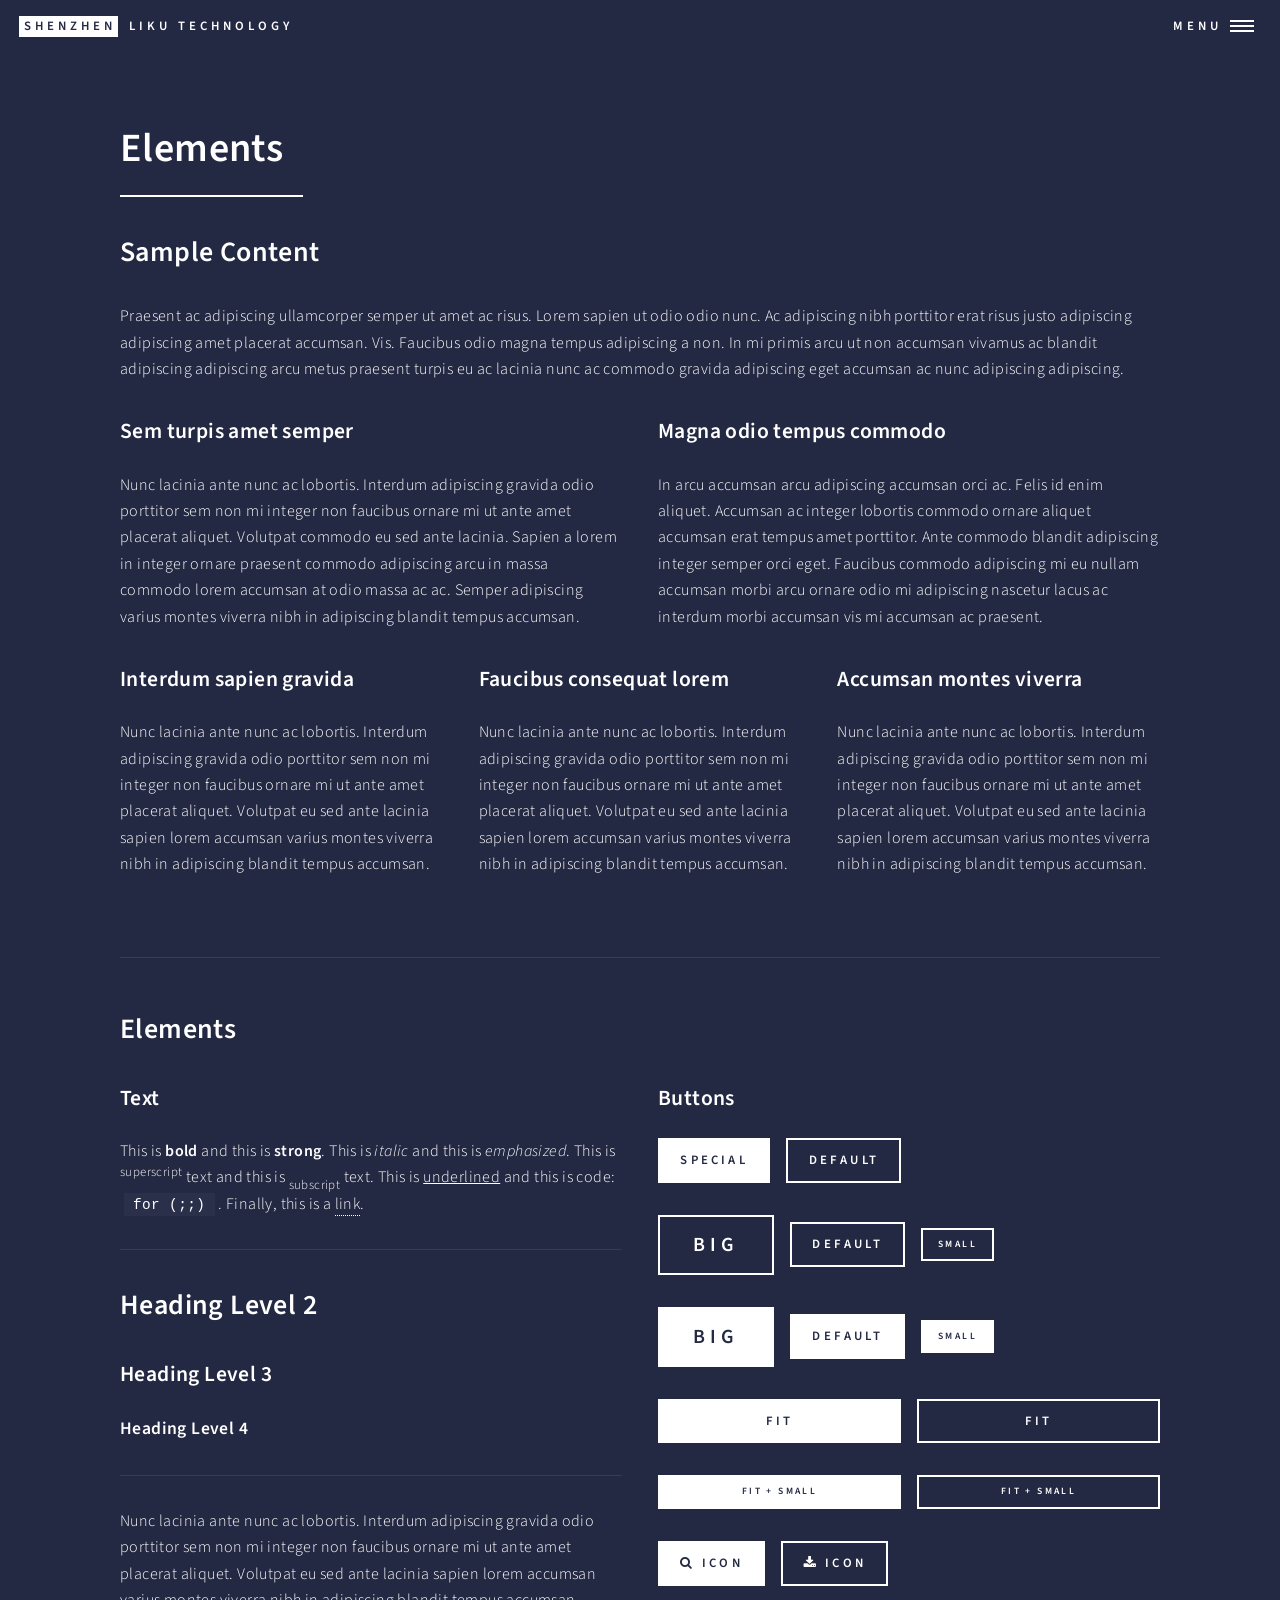
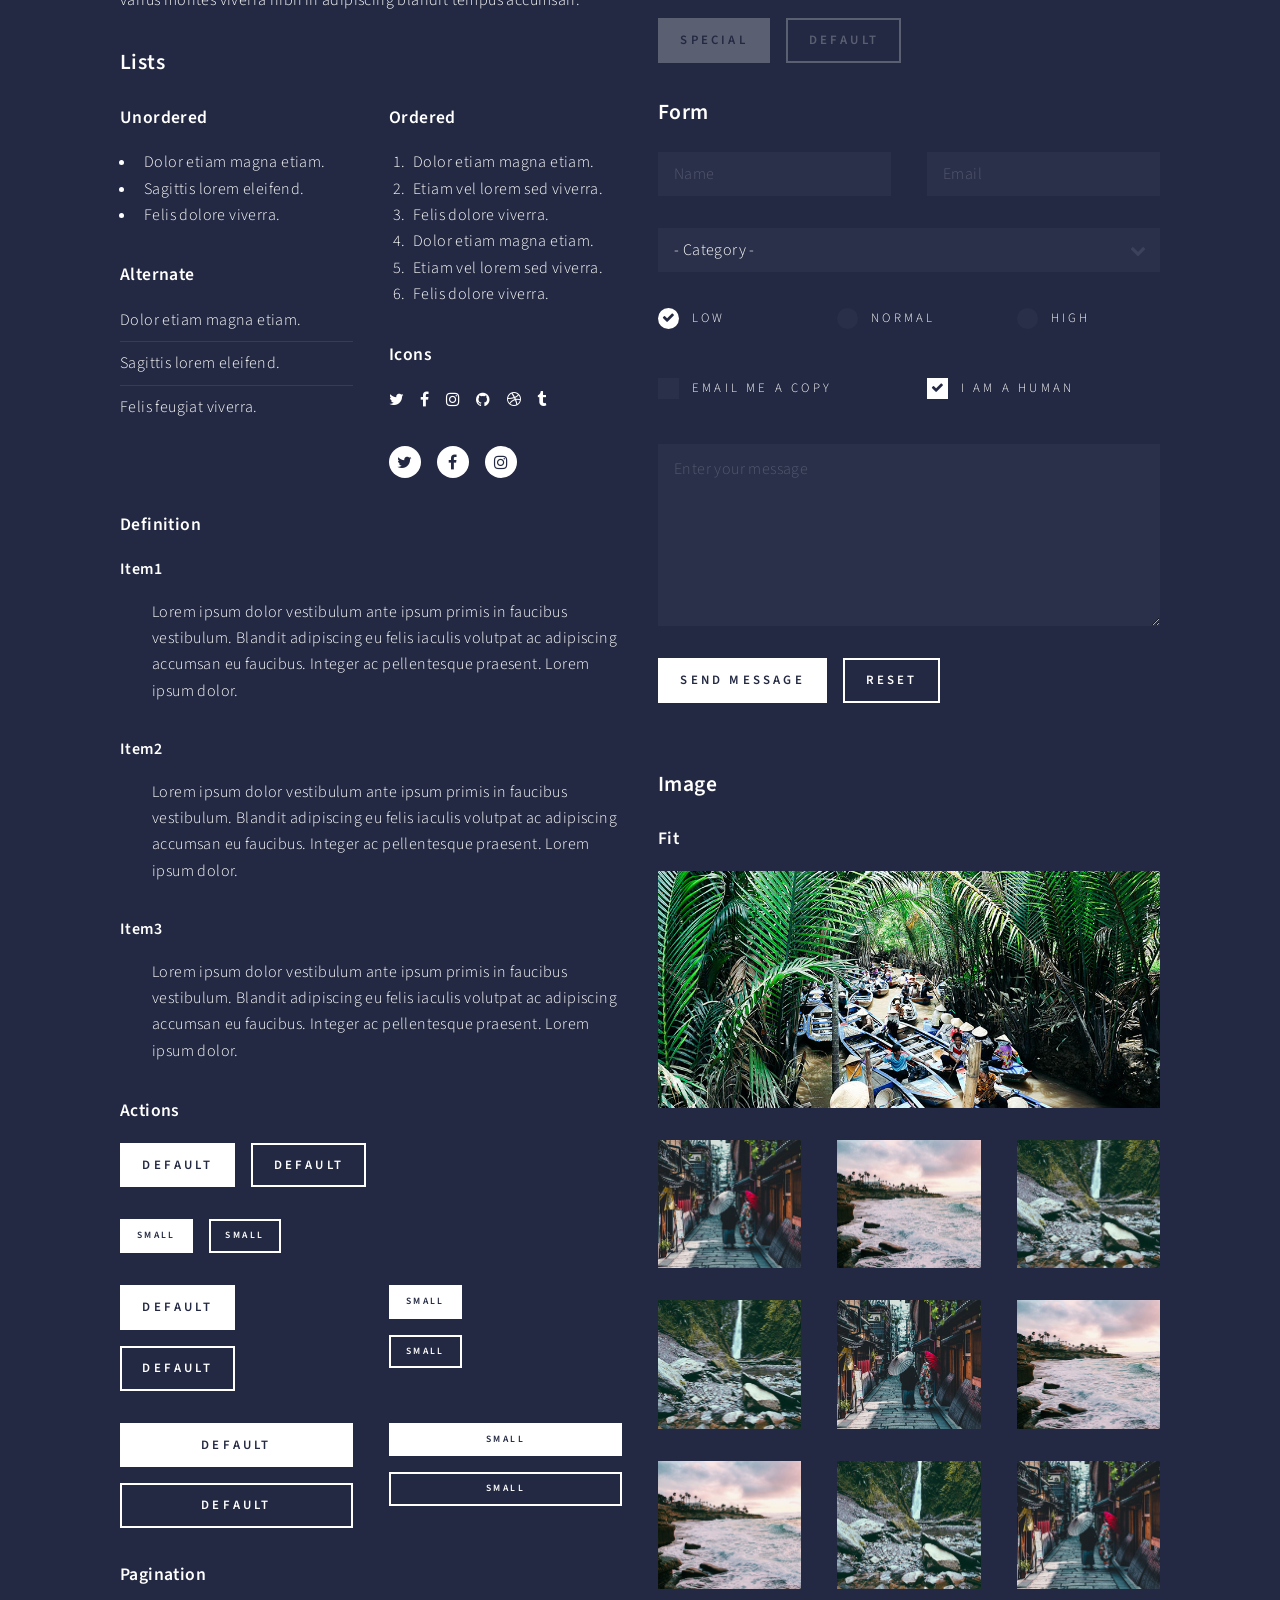
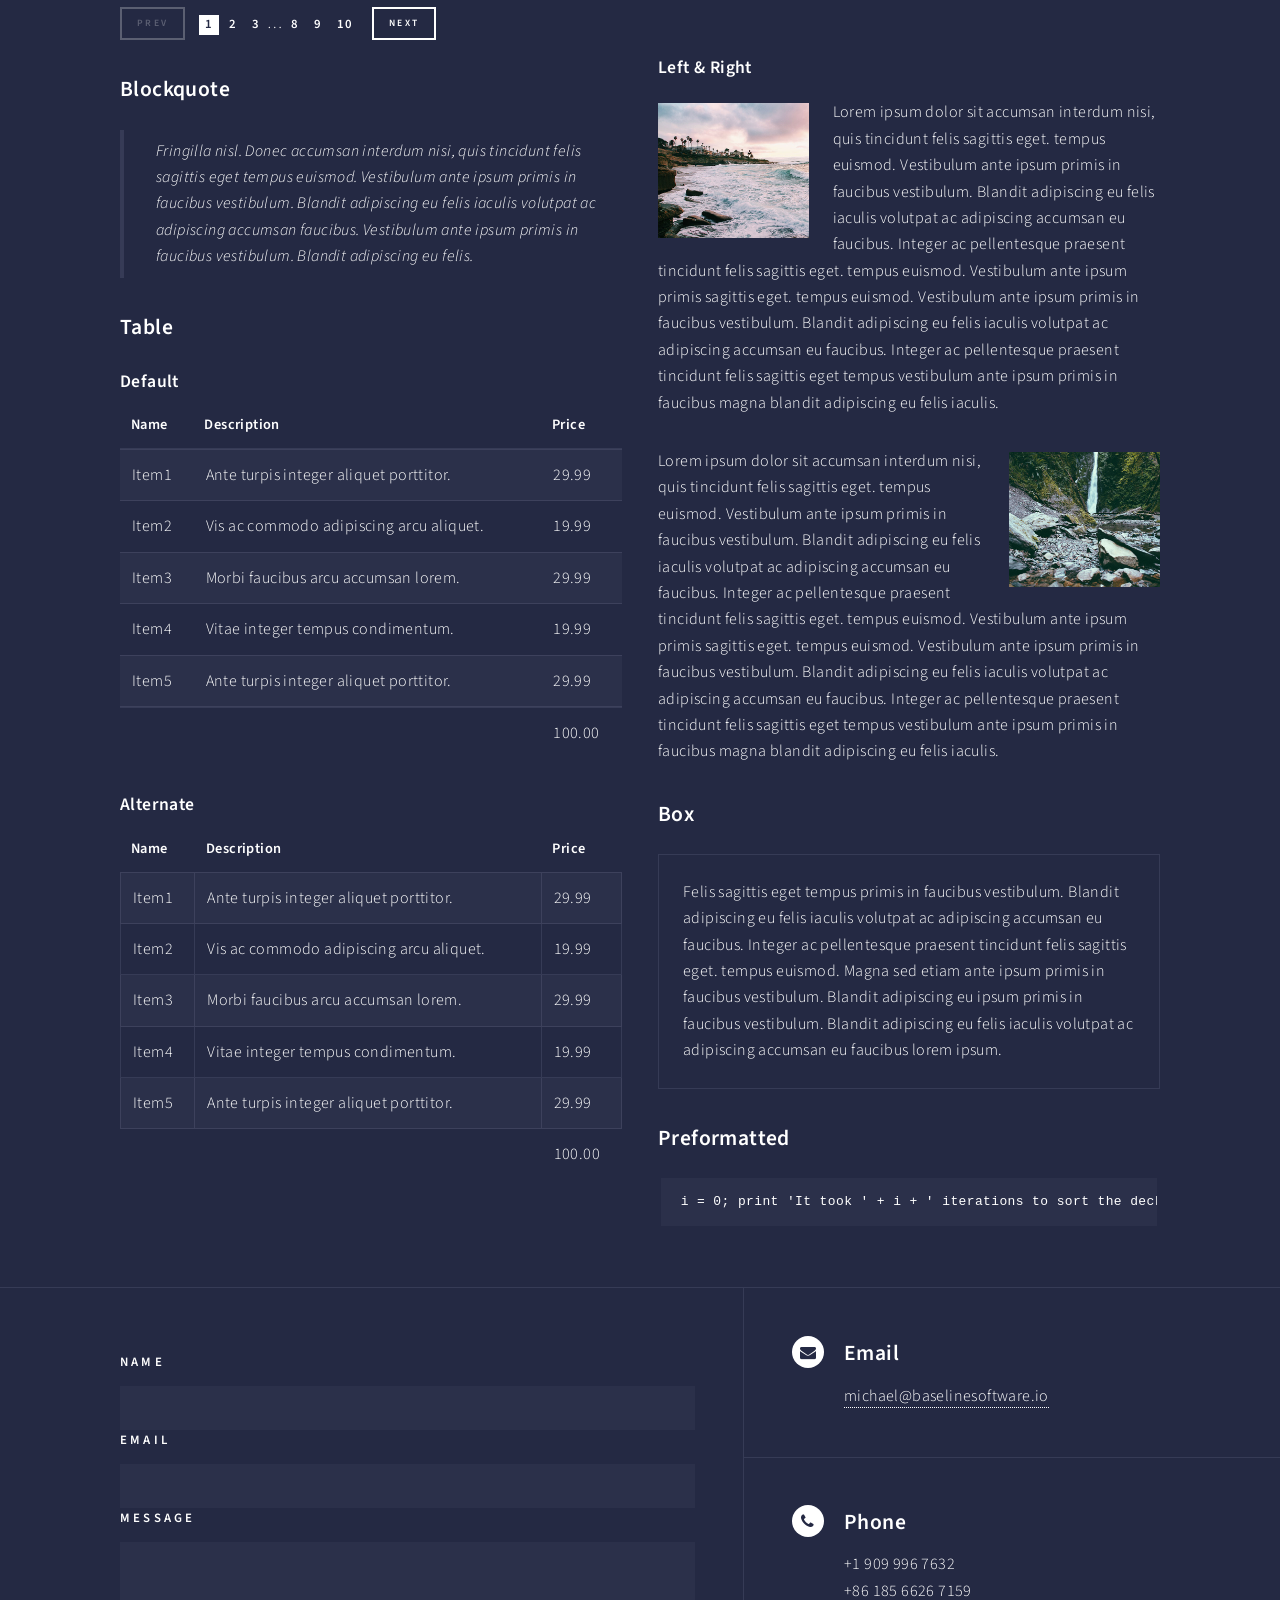
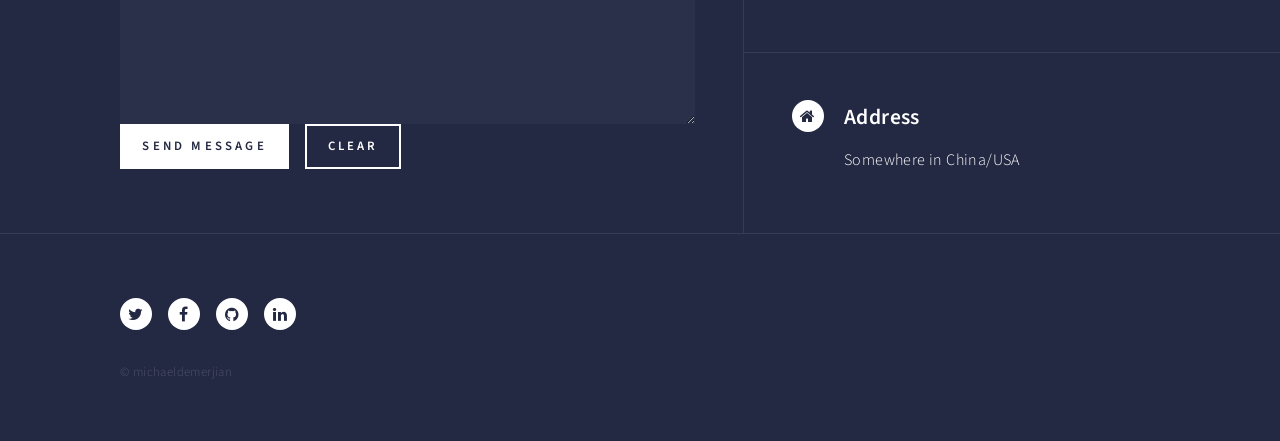
<file: elements/index.html>
<!DOCTYPE html><html><head><meta charSet="utf-8"/><meta http-equiv="x-ua-compatible" content="ie=edge"/><meta name="viewport" content="width=device-width, initial-scale=1, shrink-to-fit=no"/><style data-href="/styles.9b3a4335ab50cd2e31ec.css">@import url(https://fonts.googleapis.com/css?family=Source+Sans+Pro:300,300italic,600,600italic);
/*!
 *  Font Awesome 4.7.0 by @davegandy - http://fontawesome.io - @fontawesome
 *  License - http://fontawesome.io/license (Font: SIL OFL 1.1, CSS: MIT License)
 */@font-face{font-family:FontAwesome;src:url(/static/fontawesome-webfont-674f50d287a8c48dc19ba404d20fe713.eot);src:url(/static/fontawesome-webfont-674f50d287a8c48dc19ba404d20fe713.eot?#iefix&v=4.7.0) format("embedded-opentype"),url(/static/fontawesome-webfont-af7ae505a9eed503f8b8e6982036873e.woff2) format("woff2"),url(/static/fontawesome-webfont-fee66e712a8a08eef5805a46892932ad.woff) format("woff"),url(/static/fontawesome-webfont-b06871f281fee6b241d60582ae9369b9.ttf) format("truetype"),url(/static/fontawesome-webfont-912ec66d7572ff821749319396470bde.svg#fontawesomeregular) format("svg");font-weight:400;font-style:normal}.fa{display:inline-block;font:normal normal normal 14px/1 FontAwesome;font-size:inherit;text-rendering:auto;-webkit-font-smoothing:antialiased;-moz-osx-font-smoothing:grayscale}.fa-lg{font-size:1.33333333em;line-height:.75em;vertical-align:-15%}.fa-2x{font-size:2em}.fa-3x{font-size:3em}.fa-4x{font-size:4em}.fa-5x{font-size:5em}.fa-fw{width:1.28571429em;text-align:center}.fa-ul{padding-left:0;margin-left:2.14285714em;list-style-type:none}.fa-ul>li{position:relative}.fa-li{position:absolute;left:-2.14285714em;width:2.14285714em;top:.14285714em;text-align:center}.fa-li.fa-lg{left:-1.85714286em}.fa-border{padding:.2em .25em .15em;border:.08em solid #eee;border-radius:.1em}.fa-pull-left{float:left}.fa-pull-right{float:right}.fa.fa-pull-left{margin-right:.3em}.fa.fa-pull-right{margin-left:.3em}.pull-right{float:right}.pull-left{float:left}.fa.pull-left{margin-right:.3em}.fa.pull-right{margin-left:.3em}.fa-spin{-webkit-animation:fa-spin 2s linear infinite;animation:fa-spin 2s linear infinite}.fa-pulse{-webkit-animation:fa-spin 1s steps(8) infinite;animation:fa-spin 1s steps(8) infinite}@-webkit-keyframes fa-spin{0%{-webkit-transform:rotate(0deg);transform:rotate(0deg)}to{-webkit-transform:rotate(359deg);transform:rotate(359deg)}}@keyframes fa-spin{0%{-webkit-transform:rotate(0deg);transform:rotate(0deg)}to{-webkit-transform:rotate(359deg);transform:rotate(359deg)}}.fa-rotate-90{-ms-filter:"progid:DXImageTransform.Microsoft.BasicImage(rotation=1)";-webkit-transform:rotate(90deg);transform:rotate(90deg)}.fa-rotate-180{-ms-filter:"progid:DXImageTransform.Microsoft.BasicImage(rotation=2)";-webkit-transform:rotate(180deg);transform:rotate(180deg)}.fa-rotate-270{-ms-filter:"progid:DXImageTransform.Microsoft.BasicImage(rotation=3)";-webkit-transform:rotate(270deg);transform:rotate(270deg)}.fa-flip-horizontal{-ms-filter:"progid:DXImageTransform.Microsoft.BasicImage(rotation=0, mirror=1)";-webkit-transform:scaleX(-1);transform:scaleX(-1)}.fa-flip-vertical{-ms-filter:"progid:DXImageTransform.Microsoft.BasicImage(rotation=2, mirror=1)";-webkit-transform:scaleY(-1);transform:scaleY(-1)}:root .fa-flip-horizontal,:root .fa-flip-vertical,:root .fa-rotate-90,:root .fa-rotate-180,:root .fa-rotate-270{-webkit-filter:none;filter:none}.fa-stack{position:relative;display:inline-block;width:2em;height:2em;line-height:2em;vertical-align:middle}.fa-stack-1x,.fa-stack-2x{position:absolute;left:0;width:100%;text-align:center}.fa-stack-1x{line-height:inherit}.fa-stack-2x{font-size:2em}.fa-inverse{color:#fff}.fa-glass:before{content:"\F000"}.fa-music:before{content:"\F001"}.fa-search:before{content:"\F002"}.fa-envelope-o:before{content:"\F003"}.fa-heart:before{content:"\F004"}.fa-star:before{content:"\F005"}.fa-star-o:before{content:"\F006"}.fa-user:before{content:"\F007"}.fa-film:before{content:"\F008"}.fa-th-large:before{content:"\F009"}.fa-th:before{content:"\F00A"}.fa-th-list:before{content:"\F00B"}.fa-check:before{content:"\F00C"}.fa-close:before,.fa-remove:before,.fa-times:before{content:"\F00D"}.fa-search-plus:before{content:"\F00E"}.fa-search-minus:before{content:"\F010"}.fa-power-off:before{content:"\F011"}.fa-signal:before{content:"\F012"}.fa-cog:before,.fa-gear:before{content:"\F013"}.fa-trash-o:before{content:"\F014"}.fa-home:before{content:"\F015"}.fa-file-o:before{content:"\F016"}.fa-clock-o:before{content:"\F017"}.fa-road:before{content:"\F018"}.fa-download:before{content:"\F019"}.fa-arrow-circle-o-down:before{content:"\F01A"}.fa-arrow-circle-o-up:before{content:"\F01B"}.fa-inbox:before{content:"\F01C"}.fa-play-circle-o:before{content:"\F01D"}.fa-repeat:before,.fa-rotate-right:before{content:"\F01E"}.fa-refresh:before{content:"\F021"}.fa-list-alt:before{content:"\F022"}.fa-lock:before{content:"\F023"}.fa-flag:before{content:"\F024"}.fa-headphones:before{content:"\F025"}.fa-volume-off:before{content:"\F026"}.fa-volume-down:before{content:"\F027"}.fa-volume-up:before{content:"\F028"}.fa-qrcode:before{content:"\F029"}.fa-barcode:before{content:"\F02A"}.fa-tag:before{content:"\F02B"}.fa-tags:before{content:"\F02C"}.fa-book:before{content:"\F02D"}.fa-bookmark:before{content:"\F02E"}.fa-print:before{content:"\F02F"}.fa-camera:before{content:"\F030"}.fa-font:before{content:"\F031"}.fa-bold:before{content:"\F032"}.fa-italic:before{content:"\F033"}.fa-text-height:before{content:"\F034"}.fa-text-width:before{content:"\F035"}.fa-align-left:before{content:"\F036"}.fa-align-center:before{content:"\F037"}.fa-align-right:before{content:"\F038"}.fa-align-justify:before{content:"\F039"}.fa-list:before{content:"\F03A"}.fa-dedent:before,.fa-outdent:before{content:"\F03B"}.fa-indent:before{content:"\F03C"}.fa-video-camera:before{content:"\F03D"}.fa-image:before,.fa-photo:before,.fa-picture-o:before{content:"\F03E"}.fa-pencil:before{content:"\F040"}.fa-map-marker:before{content:"\F041"}.fa-adjust:before{content:"\F042"}.fa-tint:before{content:"\F043"}.fa-edit:before,.fa-pencil-square-o:before{content:"\F044"}.fa-share-square-o:before{content:"\F045"}.fa-check-square-o:before{content:"\F046"}.fa-arrows:before{content:"\F047"}.fa-step-backward:before{content:"\F048"}.fa-fast-backward:before{content:"\F049"}.fa-backward:before{content:"\F04A"}.fa-play:before{content:"\F04B"}.fa-pause:before{content:"\F04C"}.fa-stop:before{content:"\F04D"}.fa-forward:before{content:"\F04E"}.fa-fast-forward:before{content:"\F050"}.fa-step-forward:before{content:"\F051"}.fa-eject:before{content:"\F052"}.fa-chevron-left:before{content:"\F053"}.fa-chevron-right:before{content:"\F054"}.fa-plus-circle:before{content:"\F055"}.fa-minus-circle:before{content:"\F056"}.fa-times-circle:before{content:"\F057"}.fa-check-circle:before{content:"\F058"}.fa-question-circle:before{content:"\F059"}.fa-info-circle:before{content:"\F05A"}.fa-crosshairs:before{content:"\F05B"}.fa-times-circle-o:before{content:"\F05C"}.fa-check-circle-o:before{content:"\F05D"}.fa-ban:before{content:"\F05E"}.fa-arrow-left:before{content:"\F060"}.fa-arrow-right:before{content:"\F061"}.fa-arrow-up:before{content:"\F062"}.fa-arrow-down:before{content:"\F063"}.fa-mail-forward:before,.fa-share:before{content:"\F064"}.fa-expand:before{content:"\F065"}.fa-compress:before{content:"\F066"}.fa-plus:before{content:"\F067"}.fa-minus:before{content:"\F068"}.fa-asterisk:before{content:"\F069"}.fa-exclamation-circle:before{content:"\F06A"}.fa-gift:before{content:"\F06B"}.fa-leaf:before{content:"\F06C"}.fa-fire:before{content:"\F06D"}.fa-eye:before{content:"\F06E"}.fa-eye-slash:before{content:"\F070"}.fa-exclamation-triangle:before,.fa-warning:before{content:"\F071"}.fa-plane:before{content:"\F072"}.fa-calendar:before{content:"\F073"}.fa-random:before{content:"\F074"}.fa-comment:before{content:"\F075"}.fa-magnet:before{content:"\F076"}.fa-chevron-up:before{content:"\F077"}.fa-chevron-down:before{content:"\F078"}.fa-retweet:before{content:"\F079"}.fa-shopping-cart:before{content:"\F07A"}.fa-folder:before{content:"\F07B"}.fa-folder-open:before{content:"\F07C"}.fa-arrows-v:before{content:"\F07D"}.fa-arrows-h:before{content:"\F07E"}.fa-bar-chart-o:before,.fa-bar-chart:before{content:"\F080"}.fa-twitter-square:before{content:"\F081"}.fa-facebook-square:before{content:"\F082"}.fa-camera-retro:before{content:"\F083"}.fa-key:before{content:"\F084"}.fa-cogs:before,.fa-gears:before{content:"\F085"}.fa-comments:before{content:"\F086"}.fa-thumbs-o-up:before{content:"\F087"}.fa-thumbs-o-down:before{content:"\F088"}.fa-star-half:before{content:"\F089"}.fa-heart-o:before{content:"\F08A"}.fa-sign-out:before{content:"\F08B"}.fa-linkedin-square:before{content:"\F08C"}.fa-thumb-tack:before{content:"\F08D"}.fa-external-link:before{content:"\F08E"}.fa-sign-in:before{content:"\F090"}.fa-trophy:before{content:"\F091"}.fa-github-square:before{content:"\F092"}.fa-upload:before{content:"\F093"}.fa-lemon-o:before{content:"\F094"}.fa-phone:before{content:"\F095"}.fa-square-o:before{content:"\F096"}.fa-bookmark-o:before{content:"\F097"}.fa-phone-square:before{content:"\F098"}.fa-twitter:before{content:"\F099"}.fa-facebook-f:before,.fa-facebook:before{content:"\F09A"}.fa-github:before{content:"\F09B"}.fa-unlock:before{content:"\F09C"}.fa-credit-card:before{content:"\F09D"}.fa-feed:before,.fa-rss:before{content:"\F09E"}.fa-hdd-o:before{content:"\F0A0"}.fa-bullhorn:before{content:"\F0A1"}.fa-bell:before{content:"\F0F3"}.fa-certificate:before{content:"\F0A3"}.fa-hand-o-right:before{content:"\F0A4"}.fa-hand-o-left:before{content:"\F0A5"}.fa-hand-o-up:before{content:"\F0A6"}.fa-hand-o-down:before{content:"\F0A7"}.fa-arrow-circle-left:before{content:"\F0A8"}.fa-arrow-circle-right:before{content:"\F0A9"}.fa-arrow-circle-up:before{content:"\F0AA"}.fa-arrow-circle-down:before{content:"\F0AB"}.fa-globe:before{content:"\F0AC"}.fa-wrench:before{content:"\F0AD"}.fa-tasks:before{content:"\F0AE"}.fa-filter:before{content:"\F0B0"}.fa-briefcase:before{content:"\F0B1"}.fa-arrows-alt:before{content:"\F0B2"}.fa-group:before,.fa-users:before{content:"\F0C0"}.fa-chain:before,.fa-link:before{content:"\F0C1"}.fa-cloud:before{content:"\F0C2"}.fa-flask:before{content:"\F0C3"}.fa-cut:before,.fa-scissors:before{content:"\F0C4"}.fa-copy:before,.fa-files-o:before{content:"\F0C5"}.fa-paperclip:before{content:"\F0C6"}.fa-floppy-o:before,.fa-save:before{content:"\F0C7"}.fa-square:before{content:"\F0C8"}.fa-bars:before,.fa-navicon:before,.fa-reorder:before{content:"\F0C9"}.fa-list-ul:before{content:"\F0CA"}.fa-list-ol:before{content:"\F0CB"}.fa-strikethrough:before{content:"\F0CC"}.fa-underline:before{content:"\F0CD"}.fa-table:before{content:"\F0CE"}.fa-magic:before{content:"\F0D0"}.fa-truck:before{content:"\F0D1"}.fa-pinterest:before{content:"\F0D2"}.fa-pinterest-square:before{content:"\F0D3"}.fa-google-plus-square:before{content:"\F0D4"}.fa-google-plus:before{content:"\F0D5"}.fa-money:before{content:"\F0D6"}.fa-caret-down:before{content:"\F0D7"}.fa-caret-up:before{content:"\F0D8"}.fa-caret-left:before{content:"\F0D9"}.fa-caret-right:before{content:"\F0DA"}.fa-columns:before{content:"\F0DB"}.fa-sort:before,.fa-unsorted:before{content:"\F0DC"}.fa-sort-desc:before,.fa-sort-down:before{content:"\F0DD"}.fa-sort-asc:before,.fa-sort-up:before{content:"\F0DE"}.fa-envelope:before{content:"\F0E0"}.fa-linkedin:before{content:"\F0E1"}.fa-rotate-left:before,.fa-undo:before{content:"\F0E2"}.fa-gavel:before,.fa-legal:before{content:"\F0E3"}.fa-dashboard:before,.fa-tachometer:before{content:"\F0E4"}.fa-comment-o:before{content:"\F0E5"}.fa-comments-o:before{content:"\F0E6"}.fa-bolt:before,.fa-flash:before{content:"\F0E7"}.fa-sitemap:before{content:"\F0E8"}.fa-umbrella:before{content:"\F0E9"}.fa-clipboard:before,.fa-paste:before{content:"\F0EA"}.fa-lightbulb-o:before{content:"\F0EB"}.fa-exchange:before{content:"\F0EC"}.fa-cloud-download:before{content:"\F0ED"}.fa-cloud-upload:before{content:"\F0EE"}.fa-user-md:before{content:"\F0F0"}.fa-stethoscope:before{content:"\F0F1"}.fa-suitcase:before{content:"\F0F2"}.fa-bell-o:before{content:"\F0A2"}.fa-coffee:before{content:"\F0F4"}.fa-cutlery:before{content:"\F0F5"}.fa-file-text-o:before{content:"\F0F6"}.fa-building-o:before{content:"\F0F7"}.fa-hospital-o:before{content:"\F0F8"}.fa-ambulance:before{content:"\F0F9"}.fa-medkit:before{content:"\F0FA"}.fa-fighter-jet:before{content:"\F0FB"}.fa-beer:before{content:"\F0FC"}.fa-h-square:before{content:"\F0FD"}.fa-plus-square:before{content:"\F0FE"}.fa-angle-double-left:before{content:"\F100"}.fa-angle-double-right:before{content:"\F101"}.fa-angle-double-up:before{content:"\F102"}.fa-angle-double-down:before{content:"\F103"}.fa-angle-left:before{content:"\F104"}.fa-angle-right:before{content:"\F105"}.fa-angle-up:before{content:"\F106"}.fa-angle-down:before{content:"\F107"}.fa-desktop:before{content:"\F108"}.fa-laptop:before{content:"\F109"}.fa-tablet:before{content:"\F10A"}.fa-mobile-phone:before,.fa-mobile:before{content:"\F10B"}.fa-circle-o:before{content:"\F10C"}.fa-quote-left:before{content:"\F10D"}.fa-quote-right:before{content:"\F10E"}.fa-spinner:before{content:"\F110"}.fa-circle:before{content:"\F111"}.fa-mail-reply:before,.fa-reply:before{content:"\F112"}.fa-github-alt:before{content:"\F113"}.fa-folder-o:before{content:"\F114"}.fa-folder-open-o:before{content:"\F115"}.fa-smile-o:before{content:"\F118"}.fa-frown-o:before{content:"\F119"}.fa-meh-o:before{content:"\F11A"}.fa-gamepad:before{content:"\F11B"}.fa-keyboard-o:before{content:"\F11C"}.fa-flag-o:before{content:"\F11D"}.fa-flag-checkered:before{content:"\F11E"}.fa-terminal:before{content:"\F120"}.fa-code:before{content:"\F121"}.fa-mail-reply-all:before,.fa-reply-all:before{content:"\F122"}.fa-star-half-empty:before,.fa-star-half-full:before,.fa-star-half-o:before{content:"\F123"}.fa-location-arrow:before{content:"\F124"}.fa-crop:before{content:"\F125"}.fa-code-fork:before{content:"\F126"}.fa-chain-broken:before,.fa-unlink:before{content:"\F127"}.fa-question:before{content:"\F128"}.fa-info:before{content:"\F129"}.fa-exclamation:before{content:"\F12A"}.fa-superscript:before{content:"\F12B"}.fa-subscript:before{content:"\F12C"}.fa-eraser:before{content:"\F12D"}.fa-puzzle-piece:before{content:"\F12E"}.fa-microphone:before{content:"\F130"}.fa-microphone-slash:before{content:"\F131"}.fa-shield:before{content:"\F132"}.fa-calendar-o:before{content:"\F133"}.fa-fire-extinguisher:before{content:"\F134"}.fa-rocket:before{content:"\F135"}.fa-maxcdn:before{content:"\F136"}.fa-chevron-circle-left:before{content:"\F137"}.fa-chevron-circle-right:before{content:"\F138"}.fa-chevron-circle-up:before{content:"\F139"}.fa-chevron-circle-down:before{content:"\F13A"}.fa-html5:before{content:"\F13B"}.fa-css3:before{content:"\F13C"}.fa-anchor:before{content:"\F13D"}.fa-unlock-alt:before{content:"\F13E"}.fa-bullseye:before{content:"\F140"}.fa-ellipsis-h:before{content:"\F141"}.fa-ellipsis-v:before{content:"\F142"}.fa-rss-square:before{content:"\F143"}.fa-play-circle:before{content:"\F144"}.fa-ticket:before{content:"\F145"}.fa-minus-square:before{content:"\F146"}.fa-minus-square-o:before{content:"\F147"}.fa-level-up:before{content:"\F148"}.fa-level-down:before{content:"\F149"}.fa-check-square:before{content:"\F14A"}.fa-pencil-square:before{content:"\F14B"}.fa-external-link-square:before{content:"\F14C"}.fa-share-square:before{content:"\F14D"}.fa-compass:before{content:"\F14E"}.fa-caret-square-o-down:before,.fa-toggle-down:before{content:"\F150"}.fa-caret-square-o-up:before,.fa-toggle-up:before{content:"\F151"}.fa-caret-square-o-right:before,.fa-toggle-right:before{content:"\F152"}.fa-eur:before,.fa-euro:before{content:"\F153"}.fa-gbp:before{content:"\F154"}.fa-dollar:before,.fa-usd:before{content:"\F155"}.fa-inr:before,.fa-rupee:before{content:"\F156"}.fa-cny:before,.fa-jpy:before,.fa-rmb:before,.fa-yen:before{content:"\F157"}.fa-rouble:before,.fa-rub:before,.fa-ruble:before{content:"\F158"}.fa-krw:before,.fa-won:before{content:"\F159"}.fa-bitcoin:before,.fa-btc:before{content:"\F15A"}.fa-file:before{content:"\F15B"}.fa-file-text:before{content:"\F15C"}.fa-sort-alpha-asc:before{content:"\F15D"}.fa-sort-alpha-desc:before{content:"\F15E"}.fa-sort-amount-asc:before{content:"\F160"}.fa-sort-amount-desc:before{content:"\F161"}.fa-sort-numeric-asc:before{content:"\F162"}.fa-sort-numeric-desc:before{content:"\F163"}.fa-thumbs-up:before{content:"\F164"}.fa-thumbs-down:before{content:"\F165"}.fa-youtube-square:before{content:"\F166"}.fa-youtube:before{content:"\F167"}.fa-xing:before{content:"\F168"}.fa-xing-square:before{content:"\F169"}.fa-youtube-play:before{content:"\F16A"}.fa-dropbox:before{content:"\F16B"}.fa-stack-overflow:before{content:"\F16C"}.fa-instagram:before{content:"\F16D"}.fa-flickr:before{content:"\F16E"}.fa-adn:before{content:"\F170"}.fa-bitbucket:before{content:"\F171"}.fa-bitbucket-square:before{content:"\F172"}.fa-tumblr:before{content:"\F173"}.fa-tumblr-square:before{content:"\F174"}.fa-long-arrow-down:before{content:"\F175"}.fa-long-arrow-up:before{content:"\F176"}.fa-long-arrow-left:before{content:"\F177"}.fa-long-arrow-right:before{content:"\F178"}.fa-apple:before{content:"\F179"}.fa-windows:before{content:"\F17A"}.fa-android:before{content:"\F17B"}.fa-linux:before{content:"\F17C"}.fa-dribbble:before{content:"\F17D"}.fa-skype:before{content:"\F17E"}.fa-foursquare:before{content:"\F180"}.fa-trello:before{content:"\F181"}.fa-female:before{content:"\F182"}.fa-male:before{content:"\F183"}.fa-gittip:before,.fa-gratipay:before{content:"\F184"}.fa-sun-o:before{content:"\F185"}.fa-moon-o:before{content:"\F186"}.fa-archive:before{content:"\F187"}.fa-bug:before{content:"\F188"}.fa-vk:before{content:"\F189"}.fa-weibo:before{content:"\F18A"}.fa-renren:before{content:"\F18B"}.fa-pagelines:before{content:"\F18C"}.fa-stack-exchange:before{content:"\F18D"}.fa-arrow-circle-o-right:before{content:"\F18E"}.fa-arrow-circle-o-left:before{content:"\F190"}.fa-caret-square-o-left:before,.fa-toggle-left:before{content:"\F191"}.fa-dot-circle-o:before{content:"\F192"}.fa-wheelchair:before{content:"\F193"}.fa-vimeo-square:before{content:"\F194"}.fa-try:before,.fa-turkish-lira:before{content:"\F195"}.fa-plus-square-o:before{content:"\F196"}.fa-space-shuttle:before{content:"\F197"}.fa-slack:before{content:"\F198"}.fa-envelope-square:before{content:"\F199"}.fa-wordpress:before{content:"\F19A"}.fa-openid:before{content:"\F19B"}.fa-bank:before,.fa-institution:before,.fa-university:before{content:"\F19C"}.fa-graduation-cap:before,.fa-mortar-board:before{content:"\F19D"}.fa-yahoo:before{content:"\F19E"}.fa-google:before{content:"\F1A0"}.fa-reddit:before{content:"\F1A1"}.fa-reddit-square:before{content:"\F1A2"}.fa-stumbleupon-circle:before{content:"\F1A3"}.fa-stumbleupon:before{content:"\F1A4"}.fa-delicious:before{content:"\F1A5"}.fa-digg:before{content:"\F1A6"}.fa-pied-piper-pp:before{content:"\F1A7"}.fa-pied-piper-alt:before{content:"\F1A8"}.fa-drupal:before{content:"\F1A9"}.fa-joomla:before{content:"\F1AA"}.fa-language:before{content:"\F1AB"}.fa-fax:before{content:"\F1AC"}.fa-building:before{content:"\F1AD"}.fa-child:before{content:"\F1AE"}.fa-paw:before{content:"\F1B0"}.fa-spoon:before{content:"\F1B1"}.fa-cube:before{content:"\F1B2"}.fa-cubes:before{content:"\F1B3"}.fa-behance:before{content:"\F1B4"}.fa-behance-square:before{content:"\F1B5"}.fa-steam:before{content:"\F1B6"}.fa-steam-square:before{content:"\F1B7"}.fa-recycle:before{content:"\F1B8"}.fa-automobile:before,.fa-car:before{content:"\F1B9"}.fa-cab:before,.fa-taxi:before{content:"\F1BA"}.fa-tree:before{content:"\F1BB"}.fa-spotify:before{content:"\F1BC"}.fa-deviantart:before{content:"\F1BD"}.fa-soundcloud:before{content:"\F1BE"}.fa-database:before{content:"\F1C0"}.fa-file-pdf-o:before{content:"\F1C1"}.fa-file-word-o:before{content:"\F1C2"}.fa-file-excel-o:before{content:"\F1C3"}.fa-file-powerpoint-o:before{content:"\F1C4"}.fa-file-image-o:before,.fa-file-photo-o:before,.fa-file-picture-o:before{content:"\F1C5"}.fa-file-archive-o:before,.fa-file-zip-o:before{content:"\F1C6"}.fa-file-audio-o:before,.fa-file-sound-o:before{content:"\F1C7"}.fa-file-movie-o:before,.fa-file-video-o:before{content:"\F1C8"}.fa-file-code-o:before{content:"\F1C9"}.fa-vine:before{content:"\F1CA"}.fa-codepen:before{content:"\F1CB"}.fa-jsfiddle:before{content:"\F1CC"}.fa-life-bouy:before,.fa-life-buoy:before,.fa-life-ring:before,.fa-life-saver:before,.fa-support:before{content:"\F1CD"}.fa-circle-o-notch:before{content:"\F1CE"}.fa-ra:before,.fa-rebel:before,.fa-resistance:before{content:"\F1D0"}.fa-empire:before,.fa-ge:before{content:"\F1D1"}.fa-git-square:before{content:"\F1D2"}.fa-git:before{content:"\F1D3"}.fa-hacker-news:before,.fa-y-combinator-square:before,.fa-yc-square:before{content:"\F1D4"}.fa-tencent-weibo:before{content:"\F1D5"}.fa-qq:before{content:"\F1D6"}.fa-wechat:before,.fa-weixin:before{content:"\F1D7"}.fa-paper-plane:before,.fa-send:before{content:"\F1D8"}.fa-paper-plane-o:before,.fa-send-o:before{content:"\F1D9"}.fa-history:before{content:"\F1DA"}.fa-circle-thin:before{content:"\F1DB"}.fa-header:before{content:"\F1DC"}.fa-paragraph:before{content:"\F1DD"}.fa-sliders:before{content:"\F1DE"}.fa-share-alt:before{content:"\F1E0"}.fa-share-alt-square:before{content:"\F1E1"}.fa-bomb:before{content:"\F1E2"}.fa-futbol-o:before,.fa-soccer-ball-o:before{content:"\F1E3"}.fa-tty:before{content:"\F1E4"}.fa-binoculars:before{content:"\F1E5"}.fa-plug:before{content:"\F1E6"}.fa-slideshare:before{content:"\F1E7"}.fa-twitch:before{content:"\F1E8"}.fa-yelp:before{content:"\F1E9"}.fa-newspaper-o:before{content:"\F1EA"}.fa-wifi:before{content:"\F1EB"}.fa-calculator:before{content:"\F1EC"}.fa-paypal:before{content:"\F1ED"}.fa-google-wallet:before{content:"\F1EE"}.fa-cc-visa:before{content:"\F1F0"}.fa-cc-mastercard:before{content:"\F1F1"}.fa-cc-discover:before{content:"\F1F2"}.fa-cc-amex:before{content:"\F1F3"}.fa-cc-paypal:before{content:"\F1F4"}.fa-cc-stripe:before{content:"\F1F5"}.fa-bell-slash:before{content:"\F1F6"}.fa-bell-slash-o:before{content:"\F1F7"}.fa-trash:before{content:"\F1F8"}.fa-copyright:before{content:"\F1F9"}.fa-at:before{content:"\F1FA"}.fa-eyedropper:before{content:"\F1FB"}.fa-paint-brush:before{content:"\F1FC"}.fa-birthday-cake:before{content:"\F1FD"}.fa-area-chart:before{content:"\F1FE"}.fa-pie-chart:before{content:"\F200"}.fa-line-chart:before{content:"\F201"}.fa-lastfm:before{content:"\F202"}.fa-lastfm-square:before{content:"\F203"}.fa-toggle-off:before{content:"\F204"}.fa-toggle-on:before{content:"\F205"}.fa-bicycle:before{content:"\F206"}.fa-bus:before{content:"\F207"}.fa-ioxhost:before{content:"\F208"}.fa-angellist:before{content:"\F209"}.fa-cc:before{content:"\F20A"}.fa-ils:before,.fa-shekel:before,.fa-sheqel:before{content:"\F20B"}.fa-meanpath:before{content:"\F20C"}.fa-buysellads:before{content:"\F20D"}.fa-connectdevelop:before{content:"\F20E"}.fa-dashcube:before{content:"\F210"}.fa-forumbee:before{content:"\F211"}.fa-leanpub:before{content:"\F212"}.fa-sellsy:before{content:"\F213"}.fa-shirtsinbulk:before{content:"\F214"}.fa-simplybuilt:before{content:"\F215"}.fa-skyatlas:before{content:"\F216"}.fa-cart-plus:before{content:"\F217"}.fa-cart-arrow-down:before{content:"\F218"}.fa-diamond:before{content:"\F219"}.fa-ship:before{content:"\F21A"}.fa-user-secret:before{content:"\F21B"}.fa-motorcycle:before{content:"\F21C"}.fa-street-view:before{content:"\F21D"}.fa-heartbeat:before{content:"\F21E"}.fa-venus:before{content:"\F221"}.fa-mars:before{content:"\F222"}.fa-mercury:before{content:"\F223"}.fa-intersex:before,.fa-transgender:before{content:"\F224"}.fa-transgender-alt:before{content:"\F225"}.fa-venus-double:before{content:"\F226"}.fa-mars-double:before{content:"\F227"}.fa-venus-mars:before{content:"\F228"}.fa-mars-stroke:before{content:"\F229"}.fa-mars-stroke-v:before{content:"\F22A"}.fa-mars-stroke-h:before{content:"\F22B"}.fa-neuter:before{content:"\F22C"}.fa-genderless:before{content:"\F22D"}.fa-facebook-official:before{content:"\F230"}.fa-pinterest-p:before{content:"\F231"}.fa-whatsapp:before{content:"\F232"}.fa-server:before{content:"\F233"}.fa-user-plus:before{content:"\F234"}.fa-user-times:before{content:"\F235"}.fa-bed:before,.fa-hotel:before{content:"\F236"}.fa-viacoin:before{content:"\F237"}.fa-train:before{content:"\F238"}.fa-subway:before{content:"\F239"}.fa-medium:before{content:"\F23A"}.fa-y-combinator:before,.fa-yc:before{content:"\F23B"}.fa-optin-monster:before{content:"\F23C"}.fa-opencart:before{content:"\F23D"}.fa-expeditedssl:before{content:"\F23E"}.fa-battery-4:before,.fa-battery-full:before,.fa-battery:before{content:"\F240"}.fa-battery-3:before,.fa-battery-three-quarters:before{content:"\F241"}.fa-battery-2:before,.fa-battery-half:before{content:"\F242"}.fa-battery-1:before,.fa-battery-quarter:before{content:"\F243"}.fa-battery-0:before,.fa-battery-empty:before{content:"\F244"}.fa-mouse-pointer:before{content:"\F245"}.fa-i-cursor:before{content:"\F246"}.fa-object-group:before{content:"\F247"}.fa-object-ungroup:before{content:"\F248"}.fa-sticky-note:before{content:"\F249"}.fa-sticky-note-o:before{content:"\F24A"}.fa-cc-jcb:before{content:"\F24B"}.fa-cc-diners-club:before{content:"\F24C"}.fa-clone:before{content:"\F24D"}.fa-balance-scale:before{content:"\F24E"}.fa-hourglass-o:before{content:"\F250"}.fa-hourglass-1:before,.fa-hourglass-start:before{content:"\F251"}.fa-hourglass-2:before,.fa-hourglass-half:before{content:"\F252"}.fa-hourglass-3:before,.fa-hourglass-end:before{content:"\F253"}.fa-hourglass:before{content:"\F254"}.fa-hand-grab-o:before,.fa-hand-rock-o:before{content:"\F255"}.fa-hand-paper-o:before,.fa-hand-stop-o:before{content:"\F256"}.fa-hand-scissors-o:before{content:"\F257"}.fa-hand-lizard-o:before{content:"\F258"}.fa-hand-spock-o:before{content:"\F259"}.fa-hand-pointer-o:before{content:"\F25A"}.fa-hand-peace-o:before{content:"\F25B"}.fa-trademark:before{content:"\F25C"}.fa-registered:before{content:"\F25D"}.fa-creative-commons:before{content:"\F25E"}.fa-gg:before{content:"\F260"}.fa-gg-circle:before{content:"\F261"}.fa-tripadvisor:before{content:"\F262"}.fa-odnoklassniki:before{content:"\F263"}.fa-odnoklassniki-square:before{content:"\F264"}.fa-get-pocket:before{content:"\F265"}.fa-wikipedia-w:before{content:"\F266"}.fa-safari:before{content:"\F267"}.fa-chrome:before{content:"\F268"}.fa-firefox:before{content:"\F269"}.fa-opera:before{content:"\F26A"}.fa-internet-explorer:before{content:"\F26B"}.fa-television:before,.fa-tv:before{content:"\F26C"}.fa-contao:before{content:"\F26D"}.fa-500px:before{content:"\F26E"}.fa-amazon:before{content:"\F270"}.fa-calendar-plus-o:before{content:"\F271"}.fa-calendar-minus-o:before{content:"\F272"}.fa-calendar-times-o:before{content:"\F273"}.fa-calendar-check-o:before{content:"\F274"}.fa-industry:before{content:"\F275"}.fa-map-pin:before{content:"\F276"}.fa-map-signs:before{content:"\F277"}.fa-map-o:before{content:"\F278"}.fa-map:before{content:"\F279"}.fa-commenting:before{content:"\F27A"}.fa-commenting-o:before{content:"\F27B"}.fa-houzz:before{content:"\F27C"}.fa-vimeo:before{content:"\F27D"}.fa-black-tie:before{content:"\F27E"}.fa-fonticons:before{content:"\F280"}.fa-reddit-alien:before{content:"\F281"}.fa-edge:before{content:"\F282"}.fa-credit-card-alt:before{content:"\F283"}.fa-codiepie:before{content:"\F284"}.fa-modx:before{content:"\F285"}.fa-fort-awesome:before{content:"\F286"}.fa-usb:before{content:"\F287"}.fa-product-hunt:before{content:"\F288"}.fa-mixcloud:before{content:"\F289"}.fa-scribd:before{content:"\F28A"}.fa-pause-circle:before{content:"\F28B"}.fa-pause-circle-o:before{content:"\F28C"}.fa-stop-circle:before{content:"\F28D"}.fa-stop-circle-o:before{content:"\F28E"}.fa-shopping-bag:before{content:"\F290"}.fa-shopping-basket:before{content:"\F291"}.fa-hashtag:before{content:"\F292"}.fa-bluetooth:before{content:"\F293"}.fa-bluetooth-b:before{content:"\F294"}.fa-percent:before{content:"\F295"}.fa-gitlab:before{content:"\F296"}.fa-wpbeginner:before{content:"\F297"}.fa-wpforms:before{content:"\F298"}.fa-envira:before{content:"\F299"}.fa-universal-access:before{content:"\F29A"}.fa-wheelchair-alt:before{content:"\F29B"}.fa-question-circle-o:before{content:"\F29C"}.fa-blind:before{content:"\F29D"}.fa-audio-description:before{content:"\F29E"}.fa-volume-control-phone:before{content:"\F2A0"}.fa-braille:before{content:"\F2A1"}.fa-assistive-listening-systems:before{content:"\F2A2"}.fa-american-sign-language-interpreting:before,.fa-asl-interpreting:before{content:"\F2A3"}.fa-deaf:before,.fa-deafness:before,.fa-hard-of-hearing:before{content:"\F2A4"}.fa-glide:before{content:"\F2A5"}.fa-glide-g:before{content:"\F2A6"}.fa-sign-language:before,.fa-signing:before{content:"\F2A7"}.fa-low-vision:before{content:"\F2A8"}.fa-viadeo:before{content:"\F2A9"}.fa-viadeo-square:before{content:"\F2AA"}.fa-snapchat:before{content:"\F2AB"}.fa-snapchat-ghost:before{content:"\F2AC"}.fa-snapchat-square:before{content:"\F2AD"}.fa-pied-piper:before{content:"\F2AE"}.fa-first-order:before{content:"\F2B0"}.fa-yoast:before{content:"\F2B1"}.fa-themeisle:before{content:"\F2B2"}.fa-google-plus-circle:before,.fa-google-plus-official:before{content:"\F2B3"}.fa-fa:before,.fa-font-awesome:before{content:"\F2B4"}.fa-handshake-o:before{content:"\F2B5"}.fa-envelope-open:before{content:"\F2B6"}.fa-envelope-open-o:before{content:"\F2B7"}.fa-linode:before{content:"\F2B8"}.fa-address-book:before{content:"\F2B9"}.fa-address-book-o:before{content:"\F2BA"}.fa-address-card:before,.fa-vcard:before{content:"\F2BB"}.fa-address-card-o:before,.fa-vcard-o:before{content:"\F2BC"}.fa-user-circle:before{content:"\F2BD"}.fa-user-circle-o:before{content:"\F2BE"}.fa-user-o:before{content:"\F2C0"}.fa-id-badge:before{content:"\F2C1"}.fa-drivers-license:before,.fa-id-card:before{content:"\F2C2"}.fa-drivers-license-o:before,.fa-id-card-o:before{content:"\F2C3"}.fa-quora:before{content:"\F2C4"}.fa-free-code-camp:before{content:"\F2C5"}.fa-telegram:before{content:"\F2C6"}.fa-thermometer-4:before,.fa-thermometer-full:before,.fa-thermometer:before{content:"\F2C7"}.fa-thermometer-3:before,.fa-thermometer-three-quarters:before{content:"\F2C8"}.fa-thermometer-2:before,.fa-thermometer-half:before{content:"\F2C9"}.fa-thermometer-1:before,.fa-thermometer-quarter:before{content:"\F2CA"}.fa-thermometer-0:before,.fa-thermometer-empty:before{content:"\F2CB"}.fa-shower:before{content:"\F2CC"}.fa-bath:before,.fa-bathtub:before,.fa-s15:before{content:"\F2CD"}.fa-podcast:before{content:"\F2CE"}.fa-window-maximize:before{content:"\F2D0"}.fa-window-minimize:before{content:"\F2D1"}.fa-window-restore:before{content:"\F2D2"}.fa-times-rectangle:before,.fa-window-close:before{content:"\F2D3"}.fa-times-rectangle-o:before,.fa-window-close-o:before{content:"\F2D4"}.fa-bandcamp:before{content:"\F2D5"}.fa-grav:before{content:"\F2D6"}.fa-etsy:before{content:"\F2D7"}.fa-imdb:before{content:"\F2D8"}.fa-ravelry:before{content:"\F2D9"}.fa-eercast:before{content:"\F2DA"}.fa-microchip:before{content:"\F2DB"}.fa-snowflake-o:before{content:"\F2DC"}.fa-superpowers:before{content:"\F2DD"}.fa-wpexplorer:before{content:"\F2DE"}.fa-meetup:before{content:"\F2E0"}.sr-only{position:absolute;width:1px;height:1px;padding:0;margin:-1px;overflow:hidden;clip:rect(0,0,0,0);border:0}.sr-only-focusable:active,.sr-only-focusable:focus{position:static;width:auto;height:auto;margin:0;overflow:visible;clip:auto}.mb-5{margin-bottom:2em}@media screen and (min-width:981px){.grid-wrapper{display:grid;grid-gap:0 2.25em;grid-template-columns:repeat(12,1fr);margin:0 auto;width:100%}.col-1{grid-column:span 1}.col-2{grid-column:span 2}.col-3{grid-column:span 3}.col-4{grid-column:span 4}.col-5{grid-column:span 5}.col-6{grid-column:span 6}.col-7{grid-column:span 7}.col-8{grid-column:span 8}.col-9{grid-column:span 9}.col-10{grid-column:span 10}.col-11{grid-column:span 11}.col-12{grid-column:span 12}}a,abbr,acronym,address,applet,article,aside,audio,b,big,blockquote,body,canvas,caption,center,cite,code,dd,del,details,dfn,div,dl,dt,em,embed,fieldset,figcaption,figure,footer,form,h1,h2,h3,h4,h5,h6,header,hgroup,html,i,iframe,img,ins,kbd,label,legend,li,mark,menu,nav,object,ol,output,p,pre,q,ruby,s,samp,section,small,span,strike,strong,sub,summary,sup,table,tbody,td,tfoot,th,thead,time,tr,tt,u,ul,var,video{margin:0;padding:0;border:0;font-size:100%;font:inherit;vertical-align:baseline}article,aside,details,figcaption,figure,footer,header,hgroup,menu,nav,section{display:block}body{line-height:1}ol,ul{list-style:none}blockquote,q{quotes:none}blockquote:after,blockquote:before,q:after,q:before{content:"";content:none}table{border-collapse:collapse;border-spacing:0}body{-webkit-text-size-adjust:none}*,:after,:before{box-sizing:border-box}@-ms-viewport{width:device-width}body{-ms-overflow-style:scrollbar}@media screen and (max-width:480px){body,html{min-width:320px}}body{background:#242943}body.is-loading *,body.is-loading :after,body.is-loading :before{-webkit-animation:none!important;animation:none!important;-webkit-transition:none!important;transition:none!important}body,input,select,textarea{color:#fff;font-family:Source Sans Pro,Helvetica,sans-serif;font-size:17pt;font-weight:300;letter-spacing:.025em;line-height:1.65}@media screen and (max-width:1680px){body,input,select,textarea{font-size:14pt}}@media screen and (max-width:1280px){body,input,select,textarea{font-size:12pt}}@media screen and (max-width:360px){body,input,select,textarea{font-size:11pt}}a{-webkit-transition:color .2s ease-in-out,border-bottom-color .2s ease-in-out;transition:color .2s ease-in-out,border-bottom-color .2s ease-in-out;border-bottom:1px dotted;color:inherit;text-decoration:none}a:hover{border-bottom-color:transparent;color:#9bf1ff!important}a:active{color:#53e3fb!important}b,strong{color:#fff;font-weight:600}em,i{font-style:italic}p{margin:0 0 2em}h1,h2,h3,h4,h5,h6{color:#fff;font-weight:600;line-height:1.65;margin:0 0 1em}h1 a,h2 a,h3 a,h4 a,h5 a,h6 a{color:inherit;border-bottom:0}h1{font-size:2.5em}h2{font-size:1.75em}h3{font-size:1.35em}h4{font-size:1.1em}h5{font-size:.9em}h6{font-size:.7em}@media screen and (max-width:736px){h1{font-size:2em}h2{font-size:1.5em}h3{font-size:1.25em}}sub{top:.5em}sub,sup{font-size:.8em;position:relative}sup{top:-.5em}blockquote{border-left:4px solid rgba(212,212,255,.1);font-style:italic;margin:0 0 2em;padding:.5em 0 .5em 2em}code{background:rgba(212,212,255,.035);margin:0 .25em;padding:.25em .65em}code,pre{font-family:Courier New,monospace;font-size:.9em}pre{-webkit-overflow-scrolling:touch;margin:0 0 2em}pre code{display:block;line-height:1.75;padding:1em 1.5em;overflow-x:auto}hr{border:0;border-bottom:1px solid rgba(212,212,255,.1);margin:2em 0}hr.major{margin:3em 0}.align-left{text-align:left}.align-center{text-align:center}.align-right{text-align:right}article.special,section.special{text-align:center}header.major{width:-webkit-max-content;width:-ms-max-content;width:max-content;margin-bottom:2em}header.major>:first-child{margin-bottom:0;width:calc(100% + .5em)}header.major>:first-child:after{content:"";background-color:#fff;display:block;height:2px;margin:.325em 0 .5em;width:100%}header.major>p{font-size:.7em;font-weight:600;letter-spacing:.25em;margin-bottom:0;text-transform:uppercase}body.is-ie header.major>:first-child:after{max-width:9em}body.is-ie header.major>h1:after{max-width:100%!important}@media screen and (max-width:736px){header.major>p br{display:none}}form,form .field{margin:0 0 2em}form .field.half{width:50%;float:left;padding:0 0 0 1em}form .field.half.first{padding:0 1em 0 0}form>.actions{margin:2.5em 0 0!important}@media screen and (max-width:736px){form .field{margin:0 0 1.5em}form .field.half{padding:0 0 0 .75em}form .field.half.first{padding:0 .75em 0 0}form>.actions{margin:2em 0 0!important}}@media screen and (max-width:480px){form .field.half{width:100%;float:none;padding:0}form .field.half.first{padding:0}}label{color:#fff;display:block;font-size:.8em;font-weight:600;letter-spacing:.25em;margin:0 0 1em;text-transform:uppercase}input[type=email],input[type=password],input[type=search],input[type=tel],input[type=text],input[type=url],select,textarea{-moz-appearance:none;-webkit-appearance:none;-ms-appearance:none;appearance:none;background:rgba(212,212,255,.035);border:none;border-radius:0;color:inherit;display:block;outline:0;padding:0 1em;text-decoration:none;width:100%;resize:vertical}input[type=email]:invalid,input[type=password]:invalid,input[type=search]:invalid,input[type=tel]:invalid,input[type=text]:invalid,input[type=url]:invalid,select:invalid,textarea:invalid{box-shadow:none}input[type=email]:focus,input[type=password]:focus,input[type=search]:focus,input[type=tel]:focus,input[type=text]:focus,input[type=url]:focus,select:focus,textarea:focus{border-color:#9bf1ff;box-shadow:0 0 0 2px #9bf1ff}.select-wrapper{text-decoration:none;display:block;position:relative}.select-wrapper:before{-moz-osx-font-smoothing:grayscale;-webkit-font-smoothing:antialiased;font-family:FontAwesome;font-style:normal;font-weight:400;text-transform:none!important;color:rgba(212,212,255,.1);content:"\F078";display:block;height:2.75em;line-height:2.75em;pointer-events:none;position:absolute;right:0;text-align:center;top:0;width:2.75em}.select-wrapper select::-ms-expand{display:none}input[type=email],input[type=password],input[type=search],input[type=tel],input[type=text],input[type=url],select{height:2.75em}textarea{padding:.75em 1em}input[type=checkbox],input[type=radio]{-moz-appearance:none;-webkit-appearance:none;-ms-appearance:none;appearance:none;display:block;float:left;margin-right:-2em;opacity:0;width:1em;z-index:-1}input[type=checkbox]+label,input[type=radio]+label{text-decoration:none;color:#fff;cursor:pointer;display:inline-block;font-weight:300;padding-left:2.65em;padding-right:.75em;position:relative}input[type=checkbox]+label:before,input[type=radio]+label:before{-moz-osx-font-smoothing:grayscale;-webkit-font-smoothing:antialiased;font-family:FontAwesome;font-style:normal;font-weight:400;text-transform:none!important;background:rgba(212,212,255,.035);content:"";display:inline-block;height:1.65em;left:0;letter-spacing:0;line-height:1.58125em;position:absolute;text-align:center;top:0;width:1.65em}input[type=checkbox]:checked+label:before,input[type=radio]:checked+label:before{background:#fff;border-color:#9bf1ff;content:"\F00C";color:#242943}input[type=checkbox]:focus+label:before,input[type=radio]:focus+label:before{box-shadow:0 0 0 2px #9bf1ff}input[type=radio]+label:before{border-radius:100%}::-webkit-input-placeholder{color:rgba(244,244,255,.2)!important;opacity:1}:-moz-placeholder,::-moz-placeholder{color:rgba(244,244,255,.2)!important;opacity:1}:-ms-input-placeholder{color:rgba(244,244,255,.2)!important;opacity:1}.formerize-placeholder{color:rgba(244,244,255,.2)!important;opacity:1}.box{border:1px solid rgba(212,212,255,.1);margin-bottom:2em;padding:1.5em}.box>:last-child,.box>:last-child>:last-child,.box>:last-child>:last-child>:last-child{margin-bottom:0}.box.alt{border:0;border-radius:0;padding:0}.icon{text-decoration:none;border-bottom:none;position:relative}.icon:before{-moz-osx-font-smoothing:grayscale;-webkit-font-smoothing:antialiased;font-family:FontAwesome;font-style:normal;font-weight:400;text-transform:none!important}.icon>.label{display:none}.icon.alt:before{background-color:#fff;border-radius:100%;color:#242943;display:inline-block;height:2em;line-height:2em;text-align:center;width:2em}a.icon.alt:before{-webkit-transition:background-color .2s ease-in-out;transition:background-color .2s ease-in-out}a.icon.alt:hover:before{background-color:#6fc3df}a.icon.alt:active:before{background-color:#37a6cb}.image{border:0;display:inline-block;position:relative}.image img{display:block}.image.left,.image.right{max-width:30%}.image.left img,.image.right img{width:100%}.image.left{float:left;margin:0 1.5em 1.25em 0;top:.25em}.image.right{float:right;margin:0 0 1.25em 1.5em;top:.25em}.image.fit{display:block;margin:0 0 2em;width:100%}.image.fit img{width:100%}.image.main{display:block;margin:2.5em 0;width:100%}.image.main img{width:100%}@media screen and (max-width:736px){.image.main{margin:1.5em 0}}ol{list-style:decimal;margin:0 0 2em;padding-left:1.25em}ol li{padding-left:.25em}ul{list-style:disc;margin:0 0 2em;padding-left:1em}ul li{padding-left:.5em}ul.alt{list-style:none;padding-left:0}ul.alt li{border-top:1px solid rgba(212,212,255,.1);padding:.5em 0}ul.alt li:first-child{border-top:0;padding-top:0}ul.icons{cursor:default;list-style:none;padding-left:0}ul.icons li{display:inline-block;padding:0 1em 0 0}ul.icons li:last-child{padding-right:0}@media screen and (max-width:736px){ul.icons li{padding:0 .75em 0 0}}ul.actions{cursor:default;list-style:none;padding-left:0}ul.actions li{display:inline-block;padding:0 1em 0 0;vertical-align:middle}ul.actions li:last-child{padding-right:0}ul.actions.small li{padding:0 1em 0 0}ul.actions.vertical li{display:block;padding:1em 0 0}ul.actions.vertical li:first-child{padding-top:0}ul.actions.vertical li>*{margin-bottom:0}ul.actions.vertical.small li:first-child{padding-top:0}ul.actions.fit{display:table;margin-left:-1em;padding:0;table-layout:fixed;width:calc(100% + 1em)}ul.actions.fit li{display:table-cell;padding:0 0 0 1em}ul.actions.fit li>*{margin-bottom:0}ul.actions.fit.small{margin-left:-1em;width:calc(100% + 1em)}ul.actions.fit.small li{padding:0 0 0 1em}ul.pagination{cursor:default;list-style:none;padding-left:0}ul.pagination li{display:inline-block;padding-left:0;vertical-align:middle}ul.pagination li>.page{-webkit-transition:background-color .2s ease-in-out,color .2s ease-in-out;transition:background-color .2s ease-in-out,color .2s ease-in-out;border-bottom:0;display:inline-block;font-size:.8em;font-weight:600;height:1.5em;line-height:1.5em;margin:0 .125em;min-width:1.5em;padding:0 .5em;text-align:center}ul.pagination li>.page.active{background-color:#fff;color:#242943}ul.pagination li>.page.active:hover{background-color:#9bf1ff;color:#242943!important}ul.pagination li>.page.active:active{background-color:#53e3fb}ul.pagination li:first-child{padding-right:.75em}ul.pagination li:last-child{padding-left:.75em}@media screen and (max-width:480px){ul.pagination li:nth-child(n+2):nth-last-child(n+2){display:none}ul.pagination li:first-child{padding-right:0}}dl{margin:0 0 2em}dl dt{display:block;font-weight:600;margin:0 0 1em}dl dd{margin-left:2em}.table-wrapper{-webkit-overflow-scrolling:touch;overflow-x:auto}table{margin:0 0 2em;width:100%}table tbody tr{border:1px solid rgba(212,212,255,.1);border-left:0;border-right:0}table tbody tr:nth-child(odd){background-color:rgba(212,212,255,.035)}table td{padding:.75em}table th{color:#fff;font-size:.9em;font-weight:600;padding:0 .75em .75em;text-align:left}table thead{border-bottom:2px solid rgba(212,212,255,.1)}table tfoot{border-top:2px solid rgba(212,212,255,.1)}table.alt{border-collapse:separate}table.alt tbody tr td{border-color:rgba(212,212,255,.1);border-style:solid;border-width:0 1px 1px 0}table.alt tbody tr td:first-child{border-left-width:1px}table.alt tbody tr:first-child td{border-top-width:1px}table.alt thead{border-bottom:0}table.alt tfoot{border-top:0}.button,button,input[type=button],input[type=reset],input[type=submit]{-moz-appearance:none;-webkit-appearance:none;-ms-appearance:none;appearance:none;-webkit-transition:background-color .2s ease-in-out,box-shadow .2s ease-in-out,color .2s ease-in-out;transition:background-color .2s ease-in-out,box-shadow .2s ease-in-out,color .2s ease-in-out;background-color:transparent;border:0;border-radius:0;box-shadow:inset 0 0 0 2px #fff;color:#fff;cursor:pointer;display:inline-block;font-size:.8em;font-weight:600;height:3.5em;letter-spacing:.25em;line-height:3.5em;padding:0 1.75em;text-align:center;text-decoration:none;text-transform:uppercase;white-space:nowrap}.button:active,.button:hover,button:active,button:hover,input[type=button]:active,input[type=button]:hover,input[type=reset]:active,input[type=reset]:hover,input[type=submit]:active,input[type=submit]:hover{box-shadow:inset 0 0 0 2px #9bf1ff;color:#9bf1ff}.button:active,button:active,input[type=button]:active,input[type=reset]:active,input[type=submit]:active{background-color:rgba(155,241,255,.1);box-shadow:inset 0 0 0 2px #53e3fb;color:#53e3fb}.button.icon:before,button.icon:before,input[type=button].icon:before,input[type=reset].icon:before,input[type=submit].icon:before{margin-right:.5em}.button.fit,button.fit,input[type=button].fit,input[type=reset].fit,input[type=submit].fit{display:block;margin:0 0 1em;width:100%}.button.small,button.small,input[type=button].small,input[type=reset].small,input[type=submit].small{font-size:.6em}.button.big,button.big,input[type=button].big,input[type=reset].big,input[type=submit].big{font-size:1.25em;height:3em;line-height:3em}.button.next,button.next,input[type=button].next,input[type=reset].next,input[type=submit].next{padding-right:4.5em;position:relative}.button.next:after,.button.next:before,button.next:after,button.next:before,input[type=button].next:after,input[type=button].next:before,input[type=reset].next:after,input[type=reset].next:before,input[type=submit].next:after,input[type=submit].next:before{-webkit-transition:opacity .2s ease-in-out;transition:opacity .2s ease-in-out;background-position:100%;background-repeat:no-repeat;background-size:36px 24px;content:"";display:block;height:100%;position:absolute;right:1.5em;top:0;vertical-align:middle;width:36px}.button.next:before,button.next:before,input[type=button].next:before,input[type=reset].next:before,input[type=submit].next:before{background-image:url("data:image/svg+xml;charset=utf8,%3Csvg xmlns='http://www.w3.org/2000/svg' xmlns:xlink='http://www.w3.org/1999/xlink' width='36px' height='24px' viewBox='0 0 36 24' zoomAndPan='disable'%3E%3Cstyle%3Eline %7B stroke: %23fff%3B stroke-width: 2px%3B %7D%3C/style%3E%3Cline x1='0' y1='12' x2='34' y2='12' /%3E%3Cline x1='25' y1='4' x2='34' y2='12.5' /%3E%3Cline x1='25' y1='20' x2='34' y2='11.5' /%3E%3C/svg%3E")}.button.next:after,button.next:after,input[type=button].next:after,input[type=reset].next:after,input[type=submit].next:after{background-image:url("data:image/svg+xml;charset=utf8,%3Csvg xmlns='http://www.w3.org/2000/svg' xmlns:xlink='http://www.w3.org/1999/xlink' width='36px' height='24px' viewBox='0 0 36 24' zoomAndPan='disable'%3E%3Cstyle%3Eline %7B stroke: %239bf1ff%3B stroke-width: 2px%3B %7D%3C/style%3E%3Cline x1='0' y1='12' x2='34' y2='12' /%3E%3Cline x1='25' y1='4' x2='34' y2='12.5' /%3E%3Cline x1='25' y1='20' x2='34' y2='11.5' /%3E%3C/svg%3E");opacity:0;z-index:1}.button.next:active:after,.button.next:hover:after,button.next:active:after,button.next:hover:after,input[type=button].next:active:after,input[type=button].next:hover:after,input[type=reset].next:active:after,input[type=reset].next:hover:after,input[type=submit].next:active:after,input[type=submit].next:hover:after{opacity:1}@media screen and (max-width:1280px){.button.next,button.next,input[type=button].next,input[type=reset].next,input[type=submit].next{padding-right:5em}}.button.special,button.special,input[type=button].special,input[type=reset].special,input[type=submit].special{background-color:#fff;box-shadow:none;color:#242943}.button.special:active,.button.special:hover,button.special:active,button.special:hover,input[type=button].special:active,input[type=button].special:hover,input[type=reset].special:active,input[type=reset].special:hover,input[type=submit].special:active,input[type=submit].special:hover{background-color:#9bf1ff;color:#242943!important}.button.special:active,button.special:active,input[type=button].special:active,input[type=reset].special:active,input[type=submit].special:active{background-color:#53e3fb}.button.disabled,.button:disabled,button.disabled,button:disabled,input[type=button].disabled,input[type=button]:disabled,input[type=reset].disabled,input[type=reset]:disabled,input[type=submit].disabled,input[type=submit]:disabled{-moz-pointer-events:none;-webkit-pointer-events:none;-ms-pointer-events:none;pointer-events:none;cursor:default;opacity:.25}.tiles{display:-moz-flex;display:-ms-flex;display:flex;flex-wrap:wrap}.tiles,.tiles+*{border-top:0!important}.tiles article{-moz-align-items:center;-ms-align-items:center;align-items:center;display:-moz-flex;display:-ms-flex;display:flex;-webkit-transition:-webkit-transform .25s ease,opacity .25s ease,-webkit-filter 1s ease,-webkit-filter 1s ease;transition:transform .25s ease,opacity .25s ease,filter 1s ease,-webkit-filter 1s ease;padding:4em 4em 2em;background-position:50%;background-repeat:no-repeat;background-size:cover;cursor:default;height:40vh;max-height:40em;min-height:23em;overflow:hidden;position:relative;width:40%}.tiles article .image{display:none}.tiles article header{position:relative;z-index:3}.tiles article h3{font-size:1.75em}.tiles article h3 a:hover{color:inherit!important}.tiles article .link.primary{border:0;height:100%;left:0;position:absolute;top:0;width:100%;z-index:4}.tiles article:before{-webkit-transition:opacity .5s ease;transition:opacity .5s ease;bottom:0;opacity:.85;z-index:2}.tiles article:after,.tiles article:before{content:"";display:block;height:100%;left:0;position:absolute;width:100%}.tiles article:after{background-color:rgba(36,41,67,.25);top:0;z-index:1}.tiles article:hover:before{opacity:0}.tiles article.is-transitioning{-webkit-transform:scale(.95);transform:scale(.95);-moz-filter:blur(.5em);-webkit-filter:blur(.5em);-ms-filter:blur(.5em);filter:blur(.5em);opacity:0}.tiles article:nth-child(4n-1),.tiles article:nth-child(4n-2){width:60%}.tiles article:nth-child(6n-5):before{background-color:#6fc3df}.tiles article:nth-child(6n-4):before{background-color:#8d82c4}.tiles article:nth-child(6n-3):before{background-color:#ec8d81}.tiles article:nth-child(6n-2):before{background-color:#e7b788}.tiles article:nth-child(6n-1):before{background-color:#8ea9e8}.tiles article:nth-child(6n):before{background-color:#87c5a4}@media screen and (max-width:1280px){.tiles article{padding:4em 3em 2em;height:30vh;max-height:30em;min-height:20em}}@media screen and (max-width:980px){.tiles article{width:50%!important}}@media screen and (max-width:736px){.tiles article{padding:3em 1.5em 1em;height:16em;max-height:none;min-height:0}.tiles article h3{font-size:1.5em}}@media screen and (max-width:480px){.tiles{display:block}.tiles article{height:20em;width:100%!important}}.contact-method{margin:0 0 2em;padding-left:3.25em;position:relative}.contact-method .icon{left:0;position:absolute;top:0}.contact-method h3{margin:0 0 .5em}.spotlights,.spotlights+*{border-top:0!important}.spotlights>section{display:-moz-flex;display:-ms-flex;display:flex;-moz-flex-direction:row;flex-direction:row;background-color:#2e3450}.spotlights>section>.image{background-position:50%;background-size:cover;border-radius:0;display:block;position:relative;width:30%}.spotlights>section>.image img{border-radius:0;display:block;width:100%}.spotlights>section>.image:before{background:rgba(36,41,67,.9);content:"";display:block;height:100%;left:0;opacity:0;position:absolute;top:0;width:100%}.spotlights>section>.content{display:-moz-flex;display:-ms-flex;display:flex;-moz-flex-direction:column;flex-direction:column;-moz-justify-content:center;-ms-justify-content:center;justify-content:center;-moz-align-items:center;-ms-align-items:center;align-items:center;padding:2em 3em .1em;width:70%}.spotlights>section>.content>.inner{margin:0 auto;max-width:100%;width:65em}.spotlights>section:nth-child(2n){-moz-flex-direction:row-reverse;flex-direction:row-reverse;background-color:#333856}.spotlights>section:nth-child(2n)>.content{-moz-align-items:-moz-flex-end;-ms-align-items:-ms-flex-end;align-items:flex-end}@media screen and (max-width:1680px){.spotlights>section>.image{width:40%}.spotlights>section>.content{width:60%}}@media screen and (max-width:1280px){.spotlights>section>.image{width:45%}.spotlights>section>.content{width:55%}}@media screen and (max-width:980px){.spotlights>section{display:block}.spotlights>section>.image{width:100%}.spotlights>section>.content{padding:4em 3em 2em;width:100%}}@media screen and (max-width:736px){.spotlights>section>.content{padding:3em 1.5em 1em}}@-webkit-keyframes reveal-header{0%{top:-4em;opacity:0}to{top:0;opacity:1}}@keyframes reveal-header{0%{top:-4em;opacity:0}to{top:0;opacity:1}}#header{display:-moz-flex;display:-ms-flex;display:flex;background-color:#2a2f4a;box-shadow:0 0 .25em 0 rgba(0,0,0,.15);cursor:default;font-weight:600;height:3.25em;left:0;letter-spacing:.25em;line-height:3.25em;margin:0;position:fixed;text-transform:uppercase;top:0;width:100%;z-index:10000}#header .logo{border:0;display:inline-block;font-size:.8em;height:inherit;line-height:inherit;padding:0 1.5em}#header .logo strong{-webkit-transition:background-color .2s ease-in-out,color .2s ease-in-out;transition:background-color .2s ease-in-out,color .2s ease-in-out;background-color:#fff;color:#242943;display:inline-block;line-height:1.65em;margin-right:.325em;padding:0 .125em 0 .375em}#header .logo:hover strong{background-color:#9bf1ff}#header .logo:active strong{background-color:#53e3fb}#header nav{display:-moz-flex;display:-ms-flex;display:flex;-moz-justify-content:-moz-flex-end;-ms-justify-content:-ms-flex-end;justify-content:flex-end;-moz-flex-grow:1;-ms-flex-grow:1;flex-grow:1}#header nav,#header nav a{height:inherit;line-height:inherit}#header nav a{border:0;display:block;font-size:.8em;padding:0 .75em;position:relative;vertical-align:middle}#header nav a:last-child{padding-right:1.5em}#header nav a.menu-link{padding-right:3.325em!important}#header nav a.menu-link:after,#header nav a.menu-link:before{background-image:url("data:image/svg+xml;charset=utf8,%3Csvg xmlns='http://www.w3.org/2000/svg' width='24' height='32' viewBox='0 0 24 32' preserveAspectRatio='none'%3E%3Cstyle%3Eline %7B stroke-width: 2px%3B stroke: %23fff%3B %7D%3C/style%3E%3Cline x1='0' y1='11' x2='24' y2='11' /%3E%3Cline x1='0' y1='21' x2='24' y2='21' /%3E%3Cline x1='0' y1='16' x2='24' y2='16' /%3E%3C/svg%3E");background-position:50%;background-repeat:no-repeat;background-size:24px 32px;content:"";display:block;height:100%;position:absolute;right:1.5em;top:0;vertical-align:middle;width:24px}#header nav a.menu-link:after{-webkit-transition:opacity .2s ease-in-out;transition:opacity .2s ease-in-out;background-image:url("data:image/svg+xml;charset=utf8,%3Csvg xmlns='http://www.w3.org/2000/svg' width='24' height='32' viewBox='0 0 24 32' preserveAspectRatio='none'%3E%3Cstyle%3Eline %7B stroke-width: 2px%3B stroke: %239bf1ff%3B %7D%3C/style%3E%3Cline x1='0' y1='11' x2='24' y2='11' /%3E%3Cline x1='0' y1='21' x2='24' y2='21' /%3E%3Cline x1='0' y1='16' x2='24' y2='16' /%3E%3C/svg%3E");opacity:0;z-index:1}#header nav a.menu-link:active:after,#header nav a.menu-link:hover:after{opacity:1}#header nav a.menu-link:last-child{padding-right:3.875em!important}#header nav a.menu-link:last-child:after,#header nav a.menu-link:last-child:before{right:2em}#header.reveal{-webkit-animation:reveal-header .35s ease;animation:reveal-header .35s ease}#header.alt{-webkit-transition:opacity 2.5s ease;transition:opacity 2.5s ease;-webkit-transition-delay:.75s;transition-delay:.75s;-webkit-animation:none;animation:none;background-color:transparent;box-shadow:none;position:absolute}#header.alt.style1 .logo strong{color:#6fc3df}#header.alt.style2 .logo strong{color:#8d82c4}#header.alt.style3 .logo strong{color:#ec8d81}#header.alt.style4 .logo strong{color:#e7b788}#header.alt.style5 .logo strong{color:#8ea9e8}#header.alt.style6 .logo strong{color:#87c5a4}.body.is-loading #header.alt{opacity:0}@media screen and (max-width:1680px){#header nav a.menu-link{padding-right:3.75em!important}#header nav a.menu-link:last-child{padding-right:4.25em!important}}@media screen and (max-width:1280px){#header nav a.menu-link{padding-right:4em!important}#header nav a.menu-link:last-child{padding-right:4.5em!important}}@media screen and (max-width:736px){#header{height:2.75em;line-height:2.75em}#header .logo{padding:0 1em}#header nav a{padding:0 .5em}#header nav a:last-child{padding-right:1em}#header nav a.menu-link{padding-right:3.25em!important}#header nav a.menu-link:after,#header nav a.menu-link:before{right:.75em}#header nav a.menu-link:last-child{padding-right:4em!important}#header nav a.menu-link:last-child:after,#header nav a.menu-link:last-child:before{right:1.5em}}@media screen and (max-width:480px){#header .logo span{display:none}#header nav a.menu-link{overflow:hidden;padding-right:0!important;text-indent:5em;white-space:nowrap;width:5em}#header nav a.menu-link:after,#header nav a.menu-link:before{right:0;width:inherit}#header nav a.menu-link:last-child:after,#header nav a.menu-link:last-child:before{width:4em;right:0}}#banner{-moz-align-items:center;-ms-align-items:center;align-items:center;background-image:url(/static/banner-22e3335cf4be5dddb7a51870b0e3203f.jpg);display:-moz-flex;display:-ms-flex;display:flex;padding:6em 0 2em;background-attachment:fixed;background-position:50%;background-repeat:no-repeat;background-size:cover;border-bottom:0!important;cursor:default;height:60vh;margin-bottom:-3.25em;max-height:32em;min-height:22em;position:relative;top:-3.25em}#banner:after{-webkit-transition:opacity 2.5s ease;transition:opacity 2.5s ease;-webkit-transition-delay:.75s;transition-delay:.75s;-moz-pointer-events:none;-webkit-pointer-events:none;-ms-pointer-events:none;pointer-events:none;background-color:#242943;content:"";display:block;height:100%;left:0;opacity:.85;position:absolute;top:0;width:100%;z-index:1}#banner h1{font-size:3.25em}#banner>.inner{-webkit-transition:opacity 1.5s ease,-webkit-transform .5s ease-out,-webkit-filter .5s ease,-webkit-filter .5s ease;transition:opacity 1.5s ease,transform .5s ease-out,filter .5s ease,-webkit-filter .5s ease;padding:0!important;position:relative;z-index:2}#banner>.inner .image{display:none}#banner>.inner header,#banner>.inner header>:first-child{width:auto}#banner>.inner header>:first-child:after{max-width:100%}#banner>.inner .content{display:-moz-flex;display:-ms-flex;display:flex;-moz-align-items:center;-ms-align-items:center;align-items:center;margin:0 0 2em}#banner>.inner .content>*{margin-left:1.5em;margin-bottom:0}#banner>.inner .content>:first-child{margin-left:0}#banner>.inner .content p{font-size:.7em;font-weight:600;letter-spacing:.25em;text-transform:uppercase}#banner.major{height:75vh;min-height:30em;max-height:50em}#banner.major.alt{opacity:.75}#banner.style1:after{background-color:#6fc3df}#banner.style2:after{background-color:#8d82c4}#banner.style3:after{background-color:#ec8d81}#banner.style4:after{background-color:#e7b788}#banner.style5:after{background-color:#8ea9e8}#banner.style6:after{background-color:#87c5a4}.body.is-loading #banner:after{opacity:1}.body.is-loading #banner>.inner{-moz-filter:blur(.125em);-webkit-filter:blur(.125em);-ms-filter:blur(.125em);filter:blur(.125em);-webkit-transform:translateX(-.5em);transform:translateX(-.5em);opacity:0}@media screen and (max-width:1280px){#banner{background-attachment:scroll}}@media screen and (max-width:736px){#banner{padding:5em 0 1em;height:auto;margin-bottom:-2.75em;max-height:none;min-height:0;top:-2.75em}#banner h1{font-size:2em}#banner>.inner .content{display:block}#banner>.inner .content>*{margin-left:0;margin-bottom:2em}#banner.major{height:auto;min-height:0;max-height:none}}@media screen and (max-width:480px){#banner{padding:6em 0 2em}#banner>.inner .content p br{display:none}#banner.major{padding:8em 0 4em}}#main{background-color:#2a2f4a}#main>*{border-top:1px solid rgba(212,212,255,.1)}#main>:first-child{border-top:0}#main>*>.inner{padding:4em 0 2em;margin:0 auto;max-width:65em;width:calc(100% - 6em)}@media screen and (max-width:736px){#main>*>.inner{padding:3em 0 1em;width:calc(100% - 3em)}}#main.alt{background-color:transparent}#contact,#main.alt{border-bottom:1px solid rgba(212,212,255,.1)}#contact{overflow-x:hidden}#contact>.inner{display:-moz-flex;display:-ms-flex;display:flex;padding:0!important}#contact>.inner>:nth-child(2n-1){padding:4em 3em 2em 0;border-right:1px solid rgba(212,212,255,.1);width:60%}#contact>.inner>:nth-child(2n){padding-left:3em;width:40%}#contact>.inner>.split{padding:0}#contact>.inner>.split>*{padding:3em 0 1em 3em;position:relative}#contact>.inner>.split>:before{border-top:1px solid rgba(212,212,255,.1);content:"";display:block;margin-left:-3em;position:absolute;top:0;width:calc(100vw + 3em)}#contact>.inner>.split>:first-child:before{display:none}@media screen and (max-width:980px){#contact>.inner{display:block}#contact>.inner>:nth-child(2n-1){padding:4em 0 2em;border-right:0;width:100%}#contact>.inner>:nth-child(2n){padding-left:0;width:100%}#contact>.inner>.split>*{padding:3em 0 1em}#contact>.inner>.split>:first-child:before{display:block}}@media screen and (max-width:736px){#contact>.inner>:nth-child(2n-1){padding:3em 0 1em}}#footer .copyright{font-size:.8em;list-style:none;padding-left:0}#footer .copyright li{border-left:1px solid rgba(212,212,255,.1);color:rgba(244,244,255,.2);display:inline-block;line-height:1;margin-left:1em;padding-left:1em}#footer .copyright li:first-child{border-left:0;margin-left:0;padding-left:0}@media screen and (max-width:480px){#footer .copyright li{display:block;border-left:0;margin-left:0;padding-left:0;line-height:inherit}}#wrapper{-webkit-transition:-webkit-filter .35s ease,-webkit-filter .35s ease,opacity .375s ease-out;transition:filter .35s ease,-webkit-filter .35s ease,opacity .375s ease-out;padding-top:3.25em}#wrapper.is-transitioning{opacity:0}#wrapper>*>.inner{padding:4em 0 2em;margin:0 auto;max-width:65em;width:calc(100% - 6em)}@media screen and (max-width:736px){#wrapper>*>.inner{padding:3em 0 1em;width:calc(100% - 3em)}}#wrapper>*>*>.inner{padding:4em 0 2em;margin:0 auto;max-width:65em;width:calc(100% - 6em)}@media screen and (max-width:736px){#wrapper>*>*>.inner{padding:3em 0 1em;width:calc(100% - 3em)}}@media screen and (max-width:736px){#wrapper{padding-top:2.75em}}#menu{-webkit-transition:-webkit-transform .35s ease,opacity .35s ease,visibility .35s;-webkit-transition:opacity .35s ease,visibility .35s,-webkit-transform .35s ease;transition:opacity .35s ease,visibility .35s,-webkit-transform .35s ease;transition:transform .35s ease,opacity .35s ease,visibility .35s;transition:transform .35s ease,opacity .35s ease,visibility .35s,-webkit-transform .35s ease;-moz-align-items:center;-ms-align-items:center;align-items:center;display:-moz-flex;display:-ms-flex;display:flex;-moz-justify-content:center;-ms-justify-content:center;justify-content:center;-moz-pointer-events:none;-webkit-pointer-events:none;-ms-pointer-events:none;pointer-events:none;background:rgba(36,41,67,.9);box-shadow:none;height:100%;left:0;overflow:hidden;padding:3em 2em;position:fixed;top:0;width:100%;z-index:10002}#menu,#menu .inner{opacity:0;visibility:hidden}#menu .inner{-webkit-transition:-webkit-transform .35s ease-out,opacity .35s ease,visibility .35s;-webkit-transition:opacity .35s ease,visibility .35s,-webkit-transform .35s ease-out;transition:opacity .35s ease,visibility .35s,-webkit-transform .35s ease-out;transition:transform .35s ease-out,opacity .35s ease,visibility .35s;transition:transform .35s ease-out,opacity .35s ease,visibility .35s,-webkit-transform .35s ease-out;-webkit-transform:rotateX(20deg);transform:rotateX(20deg);-webkit-overflow-scrolling:touch;max-width:100%;max-height:100vh;overflow:auto;text-align:center;width:18em}#menu .inner>:first-child{margin-top:2em}#menu .inner>:last-child{margin-bottom:3em}#menu ul{margin:0 0 1em}#menu ul.links{list-style:none;padding:0}#menu ul.links>li{padding:0}#menu ul.links>li>a:not(.button){border:0;border-top:1px solid rgba(212,212,255,.1);display:block;font-size:.8em;font-weight:600;letter-spacing:.25em;line-height:4em;text-decoration:none;text-transform:uppercase}#menu ul.links>li>.button{display:block;margin:.5em 0 0}#menu ul.links>li:first-child>a:not(.button){border-top:0!important}#menu .close{-webkit-transition:color .2s ease-in-out;transition:color .2s ease-in-out;-webkit-tap-highlight-color:rgba(0,0,0,0);border:0;cursor:pointer;line-height:4em;overflow:hidden;padding-right:1.25em;text-align:right;text-indent:8em;vertical-align:middle;white-space:nowrap;width:8em}#menu .close,#menu .close:after,#menu .close:before{display:block;height:4em;position:absolute;right:0;top:0}#menu .close:after,#menu .close:before{-webkit-transition:opacity .2s ease-in-out;transition:opacity .2s ease-in-out;background-position:50%;background-repeat:no-repeat;content:"";width:4em}#menu .close:before{background-image:url("data:image/svg+xml;charset=utf8,%3Csvg xmlns='http://www.w3.org/2000/svg' xmlns:xlink='http://www.w3.org/1999/xlink' width='20px' height='20px' viewBox='0 0 20 20' zoomAndPan='disable'%3E%3Cstyle%3Eline %7B stroke: %23fff%3B stroke-width: 2%3B %7D%3C/style%3E%3Cline x1='0' y1='0' x2='20' y2='20' /%3E%3Cline x1='20' y1='0' x2='0' y2='20' /%3E%3C/svg%3E")}#menu .close:after{background-image:url("data:image/svg+xml;charset=utf8,%3Csvg xmlns='http://www.w3.org/2000/svg' xmlns:xlink='http://www.w3.org/1999/xlink' width='20px' height='20px' viewBox='0 0 20 20' zoomAndPan='disable'%3E%3Cstyle%3Eline %7B stroke: %239bf1ff%3B stroke-width: 2%3B %7D%3C/style%3E%3Cline x1='0' y1='0' x2='20' y2='20' /%3E%3Cline x1='20' y1='0' x2='0' y2='20' /%3E%3C/svg%3E");opacity:0}#menu .close:active:after,#menu .close:hover:after{opacity:1}body.is-ie #menu{background:rgba(42,47,74,.975)}.body.is-menu-visible #wrapper{-moz-filter:blur(.5em);-webkit-filter:blur(.5em);-ms-filter:blur(.5em);filter:blur(.5em)}.body.is-menu-visible #menu{-moz-pointer-events:auto;-webkit-pointer-events:auto;-ms-pointer-events:auto;pointer-events:auto;opacity:1;visibility:visible}.body.is-menu-visible #menu .inner{-webkit-transform:none;transform:none;opacity:1;visibility:visible}</style><meta name="generator" content="Gatsby 2.18.11"/><title data-react-helmet="true">Elements - Forty by HTML5 UP</title><meta data-react-helmet="true" name="description" content="Elements Page"/><link rel="icon" href="/icons/icon-48x48.png?v=edf3d310d67f8284a562bc3a58c3e761"/><link rel="manifest" href="/manifest.webmanifest"/><meta name="theme-color" content="#663399"/><link rel="apple-touch-icon" sizes="48x48" href="/icons/icon-48x48.png?v=edf3d310d67f8284a562bc3a58c3e761"/><link rel="apple-touch-icon" sizes="72x72" href="/icons/icon-72x72.png?v=edf3d310d67f8284a562bc3a58c3e761"/><link rel="apple-touch-icon" sizes="96x96" href="/icons/icon-96x96.png?v=edf3d310d67f8284a562bc3a58c3e761"/><link rel="apple-touch-icon" sizes="144x144" href="/icons/icon-144x144.png?v=edf3d310d67f8284a562bc3a58c3e761"/><link rel="apple-touch-icon" sizes="192x192" href="/icons/icon-192x192.png?v=edf3d310d67f8284a562bc3a58c3e761"/><link rel="apple-touch-icon" sizes="256x256" href="/icons/icon-256x256.png?v=edf3d310d67f8284a562bc3a58c3e761"/><link rel="apple-touch-icon" sizes="384x384" href="/icons/icon-384x384.png?v=edf3d310d67f8284a562bc3a58c3e761"/><link rel="apple-touch-icon" sizes="512x512" href="/icons/icon-512x512.png?v=edf3d310d67f8284a562bc3a58c3e761"/><link as="script" rel="preload" href="/styles-f4fca833434e9b8756b5.js"/><link as="script" rel="preload" href="/component---src-pages-elements-js-cc3169f393e00ac68594.js"/><link as="script" rel="preload" href="/commons-09442c7c9ce7406e3d2e.js"/><link as="script" rel="preload" href="/app-897421a79717b8ad16b9.js"/><link as="script" rel="preload" href="/webpack-runtime-a902b3eae5ca55acd849.js"/><link as="fetch" rel="preload" href="/page-data/elements/page-data.json" crossorigin="anonymous"/></head><body><div id="___gatsby"><div style="outline:none" tabindex="-1" role="group" id="gatsby-focus-wrapper"><div class="body is-loading "><div id="wrapper"><header id="header" class="alt"><a class="logo" href="/"><strong>Shenzhen</strong><span> Liku Technology</span></a><nav><a class="menu-link" href="javascript:;">Menu</a></nav></header><div id="main" class="alt"><section id="one"><div class="inner"><header class="major"><h1>Elements</h1></header><h2 id="content">Sample Content</h2><p>Praesent ac adipiscing ullamcorper semper ut amet ac risus. Lorem sapien ut odio odio nunc. Ac adipiscing nibh porttitor erat risus justo adipiscing adipiscing amet placerat accumsan. Vis. Faucibus odio magna tempus adipiscing a non. In mi primis arcu ut non accumsan vivamus ac blandit adipiscing adipiscing arcu metus praesent turpis eu ac lacinia nunc ac commodo gravida adipiscing eget accumsan ac nunc adipiscing adipiscing.</p><div class="grid-wrapper"><div class="col-6"><h3>Sem turpis amet semper</h3><p>Nunc lacinia ante nunc ac lobortis. Interdum adipiscing gravida odio porttitor sem non mi integer non faucibus ornare mi ut ante amet placerat aliquet. Volutpat commodo eu sed ante lacinia. Sapien a lorem in integer ornare praesent commodo adipiscing arcu in massa commodo lorem accumsan at odio massa ac ac. Semper adipiscing varius montes viverra nibh in adipiscing blandit tempus accumsan.</p></div><div class="col-6"><h3>Magna odio tempus commodo</h3><p>In arcu accumsan arcu adipiscing accumsan orci ac. Felis id enim aliquet. Accumsan ac integer lobortis commodo ornare aliquet accumsan erat tempus amet porttitor. Ante commodo blandit adipiscing integer semper orci eget. Faucibus commodo adipiscing mi eu nullam accumsan morbi arcu ornare odio mi adipiscing nascetur lacus ac interdum morbi accumsan vis mi accumsan ac praesent.</p></div><div class="col-4"><h3>Interdum sapien gravida</h3><p>Nunc lacinia ante nunc ac lobortis. Interdum adipiscing gravida odio porttitor sem non mi integer non faucibus ornare mi ut ante amet placerat aliquet. Volutpat eu sed ante lacinia sapien lorem accumsan varius montes viverra nibh in adipiscing blandit tempus accumsan.</p></div><div class="col-4"><h3>Faucibus consequat lorem</h3><p>Nunc lacinia ante nunc ac lobortis. Interdum adipiscing gravida odio porttitor sem non mi integer non faucibus ornare mi ut ante amet placerat aliquet. Volutpat eu sed ante lacinia sapien lorem accumsan varius montes viverra nibh in adipiscing blandit tempus accumsan.</p></div><div class="col-4"><h3>Accumsan montes viverra</h3><p>Nunc lacinia ante nunc ac lobortis. Interdum adipiscing gravida odio porttitor sem non mi integer non faucibus ornare mi ut ante amet placerat aliquet. Volutpat eu sed ante lacinia sapien lorem accumsan varius montes viverra nibh in adipiscing blandit tempus accumsan.</p></div></div><hr class="major"/><h2 id="elements">Elements</h2><div class="grid-wrapper"><div class="col-6"><h3>Text</h3><p>This is <b>bold</b> and this is <strong>strong</strong>. This is <i>italic</i> and this is <em>emphasized</em>. This is <sup>superscript</sup> text and this is <sub>subscript</sub> text. This is <u>underlined</u> and this is code: <code>for (;;)</code>. Finally, this is a <a href="#">link</a>.</p><hr/><h2>Heading Level 2</h2><h3>Heading Level 3</h3><h4>Heading Level 4</h4><hr/><p>Nunc lacinia ante nunc ac lobortis. Interdum adipiscing gravida odio porttitor sem non mi integer non faucibus ornare mi ut ante amet placerat aliquet. Volutpat eu sed ante lacinia sapien lorem accumsan varius montes viverra nibh in adipiscing blandit tempus accumsan.</p><h3>Lists</h3><div class="grid-wrapper"><div class="col-6"><h4>Unordered</h4><ul><li>Dolor etiam magna etiam.</li><li>Sagittis lorem eleifend.</li><li>Felis dolore viverra.</li></ul><h4>Alternate</h4><ul class="alt"><li>Dolor etiam magna etiam.</li><li>Sagittis lorem eleifend.</li><li>Felis feugiat viverra.</li></ul></div><div class="col-6"><h4>Ordered</h4><ol><li>Dolor etiam magna etiam.</li><li>Etiam vel lorem sed viverra.</li><li>Felis dolore viverra.</li><li>Dolor etiam magna etiam.</li><li>Etiam vel lorem sed viverra.</li><li>Felis dolore viverra.</li></ol><h4>Icons</h4><ul class="icons"><li><a href="#" class="icon fa-twitter"><span class="label">Twitter</span></a></li><li><a href="#" class="icon fa-facebook"><span class="label">Facebook</span></a></li><li><a href="#" class="icon fa-instagram"><span class="label">Instagram</span></a></li><li><a href="#" class="icon fa-github"><span class="label">Github</span></a></li><li><a href="#" class="icon fa-dribbble"><span class="label">Dribbble</span></a></li><li><a href="#" class="icon fa-tumblr"><span class="label">Tumblr</span></a></li></ul><ul class="icons"><li><a href="#" class="icon alt fa-twitter"><span class="label">Twitter</span></a></li><li><a href="#" class="icon alt fa-facebook"><span class="label">Facebook</span></a></li><li><a href="#" class="icon alt fa-instagram"><span class="label">Instagram</span></a></li></ul></div></div><h4>Definition</h4><dl><dt>Item1</dt><dd><p>Lorem ipsum dolor vestibulum ante ipsum primis in faucibus vestibulum. Blandit adipiscing eu felis iaculis volutpat ac adipiscing accumsan eu faucibus. Integer ac pellentesque praesent. Lorem ipsum dolor.</p></dd><dt>Item2</dt><dd><p>Lorem ipsum dolor vestibulum ante ipsum primis in faucibus vestibulum. Blandit adipiscing eu felis iaculis volutpat ac adipiscing accumsan eu faucibus. Integer ac pellentesque praesent. Lorem ipsum dolor.</p></dd><dt>Item3</dt><dd><p>Lorem ipsum dolor vestibulum ante ipsum primis in faucibus vestibulum. Blandit adipiscing eu felis iaculis volutpat ac adipiscing accumsan eu faucibus. Integer ac pellentesque praesent. Lorem ipsum dolor.</p></dd></dl><h4>Actions</h4><ul class="actions"><li><a href="#" class="button special">Default</a></li><li><a href="#" class="button">Default</a></li></ul><ul class="actions small"><li><a href="#" class="button special small">Small</a></li><li><a href="#" class="button small">Small</a></li></ul><div class="grid-wrapper"><div class="col-6"><ul class="actions vertical"><li><a href="#" class="button special">Default</a></li><li><a href="#" class="button">Default</a></li></ul></div><div class="col-6"><ul class="actions vertical small"><li><a href="#" class="button special small">Small</a></li><li><a href="#" class="button small">Small</a></li></ul></div><div class="col-6"><ul class="actions vertical"><li><a href="#" class="button special fit">Default</a></li><li><a href="#" class="button fit">Default</a></li></ul></div><div class="col-6"><ul class="actions vertical small"><li><a href="#" class="button special small fit">Small</a></li><li><a href="#" class="button small fit">Small</a></li></ul></div></div><h4>Pagination</h4><ul class="pagination"><li><span class="button small disabled">Prev</span></li><li><a href="#" class="page active">1</a></li><li><a href="#" class="page">2</a></li><li><a href="#" class="page">3</a></li><li><span>…</span></li><li><a href="#" class="page">8</a></li><li><a href="#" class="page">9</a></li><li><a href="#" class="page">10</a></li><li><a href="#" class="button small">Next</a></li></ul><h3>Blockquote</h3><blockquote>Fringilla nisl. Donec accumsan interdum nisi, quis tincidunt felis sagittis eget tempus euismod. Vestibulum ante ipsum primis in faucibus vestibulum. Blandit adipiscing eu felis iaculis volutpat ac adipiscing accumsan faucibus. Vestibulum ante ipsum primis in faucibus vestibulum. Blandit adipiscing eu felis.</blockquote><h3>Table</h3><h4>Default</h4><div class="table-wrapper"><table><thead><tr><th>Name</th><th>Description</th><th>Price</th></tr></thead><tbody><tr><td>Item1</td><td>Ante turpis integer aliquet porttitor.</td><td>29.99</td></tr><tr><td>Item2</td><td>Vis ac commodo adipiscing arcu aliquet.</td><td>19.99</td></tr><tr><td>Item3</td><td> Morbi faucibus arcu accumsan lorem.</td><td>29.99</td></tr><tr><td>Item4</td><td>Vitae integer tempus condimentum.</td><td>19.99</td></tr><tr><td>Item5</td><td>Ante turpis integer aliquet porttitor.</td><td>29.99</td></tr></tbody><tfoot><tr><td colSpan="2"></td><td>100.00</td></tr></tfoot></table></div><h4>Alternate</h4><div class="table-wrapper"><table class="alt"><thead><tr><th>Name</th><th>Description</th><th>Price</th></tr></thead><tbody><tr><td>Item1</td><td>Ante turpis integer aliquet porttitor.</td><td>29.99</td></tr><tr><td>Item2</td><td>Vis ac commodo adipiscing arcu aliquet.</td><td>19.99</td></tr><tr><td>Item3</td><td> Morbi faucibus arcu accumsan lorem.</td><td>29.99</td></tr><tr><td>Item4</td><td>Vitae integer tempus condimentum.</td><td>19.99</td></tr><tr><td>Item5</td><td>Ante turpis integer aliquet porttitor.</td><td>29.99</td></tr></tbody><tfoot><tr><td colSpan="2"></td><td>100.00</td></tr></tfoot></table></div></div><div class="col-6"><h3>Buttons</h3><ul class="actions"><li><a href="#" class="button special">Special</a></li><li><a href="#" class="button">Default</a></li></ul><ul class="actions"><li><a href="#" class="button big">Big</a></li><li><a href="#" class="button">Default</a></li><li><a href="#" class="button small">Small</a></li></ul><ul class="actions"><li><a href="#" class="button special big">Big</a></li><li><a href="#" class="button special">Default</a></li><li><a href="#" class="button special small">Small</a></li></ul><ul class="actions fit"><li><a href="#" class="button special fit">Fit</a></li><li><a href="#" class="button fit">Fit</a></li></ul><ul class="actions fit small"><li><a href="#" class="button special fit small">Fit + Small</a></li><li><a href="#" class="button fit small">Fit + Small</a></li></ul><ul class="actions"><li><a href="#" class="button special icon fa-search">Icon</a></li><li><a href="#" class="button icon fa-download">Icon</a></li></ul><ul class="actions"><li><span class="button special disabled">Special</span></li><li><span class="button disabled">Default</span></li></ul><h3>Form</h3><form method="post" action="#"><div class="grid-wrapper"><div class="col-6"><div class="mb-5"><input type="text" name="demo-name" id="demo-name" placeholder="Name" value=""/></div></div><div class="col-6"><div class="mb-5"><input type="email" name="demo-email" id="demo-email" placeholder="Email" value=""/></div></div><div class="col-12"><div class="select-wrapper mb-5"><select name="demo-category" id="demo-category"><option>- Category -</option><option value="1">Manufacturing</option><option value="1">Shipping</option><option value="1">Administration</option><option value="1">Human Resources</option></select></div></div><div class="col-4"><div class="mb-5"><input type="radio" id="demo-priority-low" name="demo-priority" checked=""/><label for="demo-priority-low">Low</label></div></div><div class="col-4"><div class="mb-5"><input type="radio" id="demo-priority-normal" name="demo-priority"/><label for="demo-priority-normal">Normal</label></div></div><div class="col-4"><div class="mb-5"><input type="radio" id="demo-priority-high" name="demo-priority"/><label for="demo-priority-high">High</label></div></div><div class="col-6"><div class="mb-5"><input type="checkbox" id="demo-copy" name="demo-copy"/><label for="demo-copy">Email me a copy</label></div></div><div class="col-6"><div class="mb-5"><input type="checkbox" id="demo-human" name="demo-human" checked=""/><label for="demo-human">I am a human</label></div></div><div class="col-12"><div class="mb-5"><textarea name="demo-message" id="demo-message" placeholder="Enter your message" rows="6"></textarea></div></div><div class="col-12"><ul class="actions"><li><input type="submit" value="Send Message" class="special"/></li><li><input type="reset" value="Reset"/></li></ul></div></div></form><h3>Image</h3><h4>Fit</h4><span class="image fit"><img src="/static/pic03-3677838948c068ce88d237eaea766a51.jpg" alt=""/></span><div class="box alt"><div class="grid-wrapper"><div class="col-4"><span class="image fit"><img src="/static/pic08-4c3ce95d53bcf4f4e5c3079df9c3e543.jpg" alt=""/></span></div><div class="col-4"><span class="image fit"><img src="/static/pic09-d59e4b49832baeb9c62a7a9d6c070f8c.jpg" alt=""/></span></div><div class="col-4"><span class="image fit"><img src="/static/pic10-fc2217a3259dbe4bf90380771114f39c.jpg" alt=""/></span></div><div class="col-4"><span class="image fit"><img src="/static/pic10-fc2217a3259dbe4bf90380771114f39c.jpg" alt=""/></span></div><div class="col-4"><span class="image fit"><img src="/static/pic08-4c3ce95d53bcf4f4e5c3079df9c3e543.jpg" alt=""/></span></div><div class="col-4"><span class="image fit"><img src="/static/pic09-d59e4b49832baeb9c62a7a9d6c070f8c.jpg" alt=""/></span></div><div class="col-4"><span class="image fit"><img src="/static/pic09-d59e4b49832baeb9c62a7a9d6c070f8c.jpg" alt=""/></span></div><div class="col-4"><span class="image fit"><img src="/static/pic10-fc2217a3259dbe4bf90380771114f39c.jpg" alt=""/></span></div><div class="col-4"><span class="image fit"><img src="/static/pic08-4c3ce95d53bcf4f4e5c3079df9c3e543.jpg" alt=""/></span></div></div></div><h4>Left &amp; Right</h4><p><span class="image left"><img src="/static/pic09-d59e4b49832baeb9c62a7a9d6c070f8c.jpg" alt=""/></span>Lorem ipsum dolor sit accumsan interdum nisi, quis tincidunt felis sagittis eget. tempus euismod. Vestibulum ante ipsum primis in faucibus vestibulum. Blandit adipiscing eu felis iaculis volutpat ac adipiscing accumsan eu faucibus. Integer ac pellentesque praesent tincidunt felis sagittis eget. tempus euismod. Vestibulum ante ipsum primis sagittis eget. tempus euismod. Vestibulum ante ipsum primis in faucibus vestibulum. Blandit adipiscing eu felis iaculis volutpat ac adipiscing accumsan eu faucibus. Integer ac pellentesque praesent tincidunt felis sagittis eget tempus vestibulum ante ipsum primis in faucibus magna blandit adipiscing eu felis iaculis.</p><p><span class="image right"><img src="/static/pic10-fc2217a3259dbe4bf90380771114f39c.jpg" alt=""/></span>Lorem ipsum dolor sit accumsan interdum nisi, quis tincidunt felis sagittis eget. tempus euismod. Vestibulum ante ipsum primis in faucibus vestibulum. Blandit adipiscing eu felis iaculis volutpat ac adipiscing accumsan eu faucibus. Integer ac pellentesque praesent tincidunt felis sagittis eget. tempus euismod. Vestibulum ante ipsum primis sagittis eget. tempus euismod. Vestibulum ante ipsum primis in faucibus vestibulum. Blandit adipiscing eu felis iaculis volutpat ac adipiscing accumsan eu faucibus. Integer ac pellentesque praesent tincidunt felis sagittis eget tempus vestibulum ante ipsum primis in faucibus magna blandit adipiscing eu felis iaculis.</p><h3>Box</h3><div class="box"><p>Felis sagittis eget tempus primis in faucibus vestibulum. Blandit adipiscing eu felis iaculis volutpat ac adipiscing accumsan eu faucibus. Integer ac pellentesque praesent tincidunt felis sagittis eget. tempus euismod. Magna sed etiam ante ipsum primis in faucibus vestibulum. Blandit adipiscing eu ipsum primis in faucibus vestibulum. Blandit adipiscing eu felis iaculis volutpat ac adipiscing accumsan eu faucibus lorem ipsum.</p></div><h3>Preformatted</h3><pre><code>i = 0; print &#x27;It took &#x27; + i + &#x27; iterations to sort the deck.&#x27;;</code></pre></div></div></div></section></div><section id="contact"><div class="inner"><section><div class="field half first"><label for="name">Name</label><input type="text" name="name" id="name" value=""/></div><div class="field half"><label for="email">Email</label><input type="text" name="email" id="email" value=""/></div><div class="field"><label for="message">Message</label><textarea name="message" id="message" rows="6"></textarea></div><ul class="actions"><li><input type="submit" value="Send Message" class="special"/></li><li><input type="reset" value="Clear"/></li></ul></section><section class="split"><section><div class="contact-method"><span class="icon alt fa-envelope"></span><h3>Email</h3><a href="#">michael@baselinesoftware.io</a></div></section><section><div class="contact-method"><span class="icon alt fa-phone"></span><h3>Phone</h3><span>+1 909 996 7632</span><br/><span>+86 185 6626 7159</span></div></section><section><div class="contact-method"><span class="icon alt fa-home"></span><h3>Address</h3><span>Somewhere in China/USA</span></div></section></section></div></section><footer id="footer"><div class="inner"><ul class="icons"><li><a href="https://twitter.com/m_demerjian" class="icon alt fa-twitter" target="_blank"><span class="label">Twitter</span></a></li><li><a href="https://www.facebook.com/michael.demerjian.1" class="icon alt fa-facebook" target="_blank"><span class="label">Facebook</span></a></li><li><a href="https://github.com/Demerjianm" class="icon alt fa-github" target="_blank"><span class="label">GitHub</span></a></li><li><a href="https://www.linkedin.com/in/demerjianm/" class="icon alt fa-linkedin" target="_blank"><span class="label">LinkedIn</span></a></li></ul><ul class="copyright"><li>© michaeldemerjian</li></ul></div></footer></div><nav id="menu"><div class="inner"><ul class="links"><li><a href="/">Home</a></li><li><a href="/generic">About Us</a></li><li><a href="/landing">Jobs</a></li></ul><ul class="actions vertical"><li><a href="#" class="button special fit">Apply Now</a></li></ul></div><a class="close" href="javascript:;">Close</a></nav></div></div></div><script id="gatsby-script-loader">/*<![CDATA[*/window.pagePath="/elements/";/*]]>*/</script><script id="gatsby-chunk-mapping">/*<![CDATA[*/window.___chunkMapping={"app":["/app-897421a79717b8ad16b9.js"],"component---node-modules-gatsby-plugin-offline-app-shell-js":["/component---node-modules-gatsby-plugin-offline-app-shell-js-5efb7b8fb8a6286e0a5c.js"],"component---src-pages-404-js":["/component---src-pages-404-js-bb66a56b9ca38e0c6aab.js"],"component---src-pages-elements-js":["/component---src-pages-elements-js-cc3169f393e00ac68594.js"],"component---src-pages-generic-js":["/component---src-pages-generic-js-9da3dcd6a007d27badcd.js"],"component---src-pages-index-js":["/component---src-pages-index-js-142728a5c49a8ffb8691.js"],"component---src-pages-landing-js":["/component---src-pages-landing-js-ca7a6578cdc09e782670.js"]};/*]]>*/</script><script src="/webpack-runtime-a902b3eae5ca55acd849.js" async=""></script><script src="/app-897421a79717b8ad16b9.js" async=""></script><script src="/commons-09442c7c9ce7406e3d2e.js" async=""></script><script src="/component---src-pages-elements-js-cc3169f393e00ac68594.js" async=""></script><script src="/styles-f4fca833434e9b8756b5.js" async=""></script></body></html>
</file>
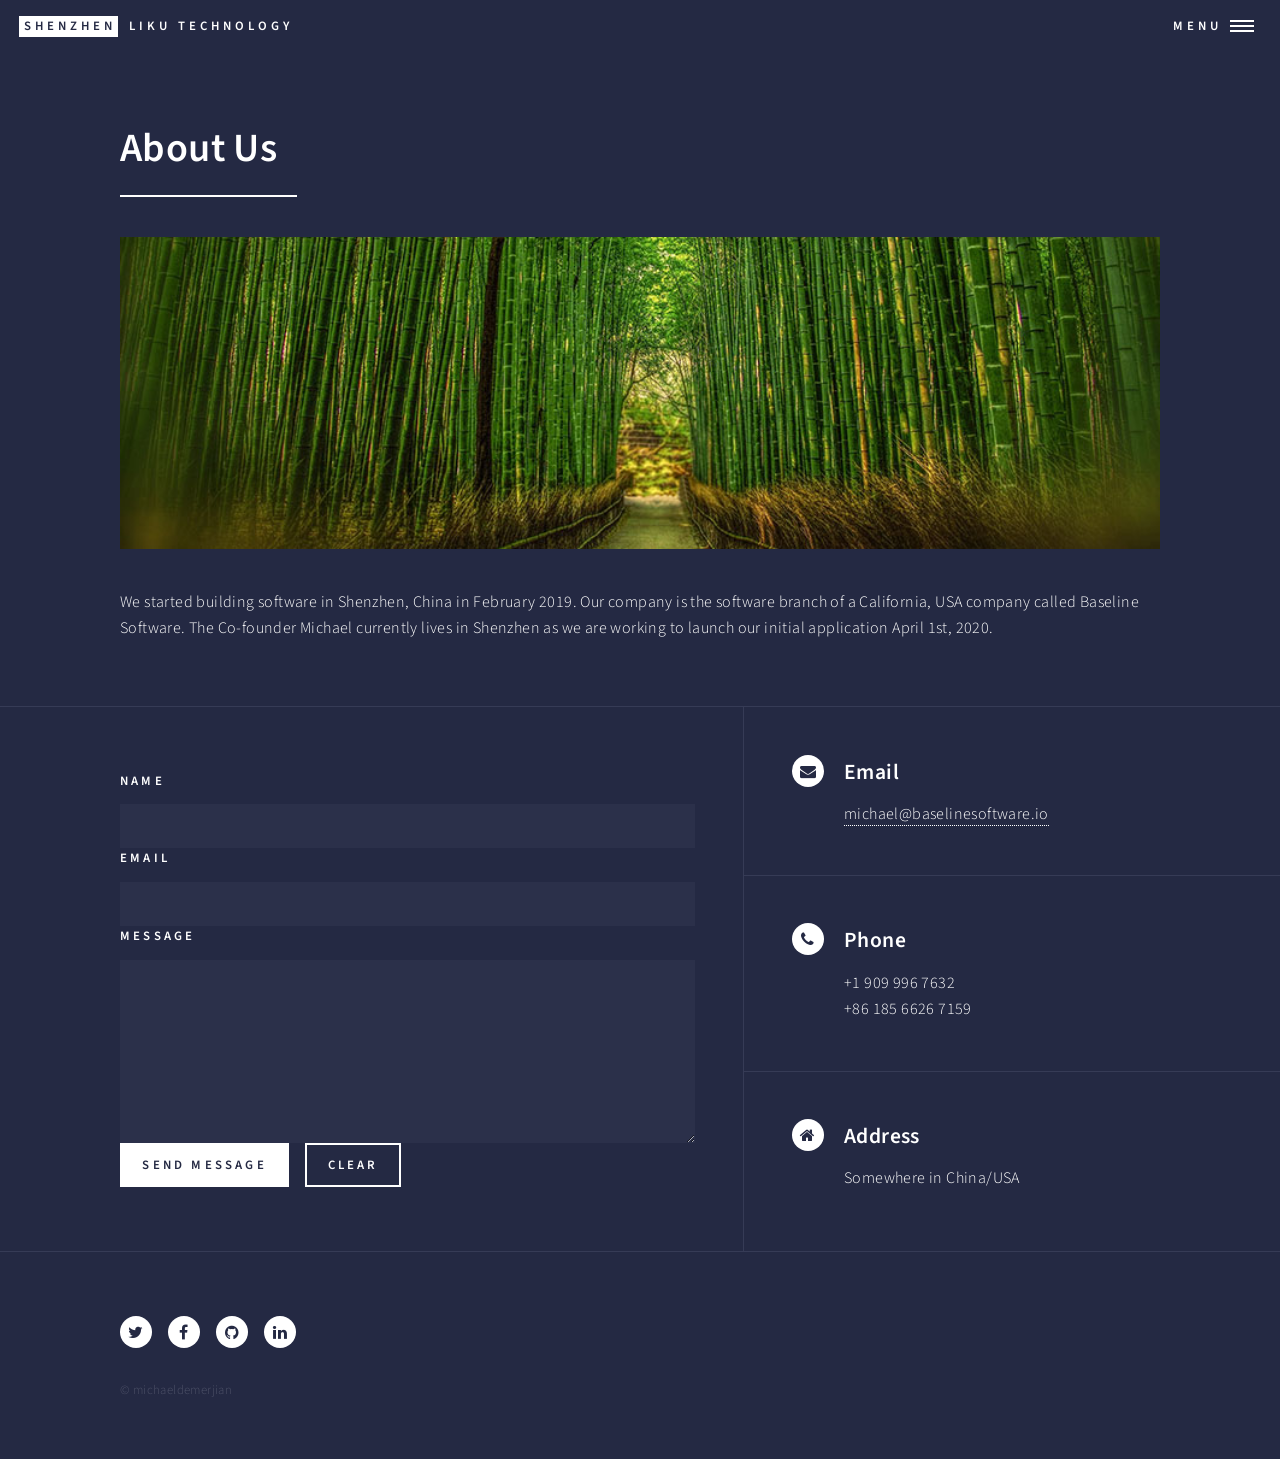
<file: generic/index.html>
<!DOCTYPE html><html><head><meta charSet="utf-8"/><meta http-equiv="x-ua-compatible" content="ie=edge"/><meta name="viewport" content="width=device-width, initial-scale=1, shrink-to-fit=no"/><style data-href="/styles.9b3a4335ab50cd2e31ec.css">@import url(https://fonts.googleapis.com/css?family=Source+Sans+Pro:300,300italic,600,600italic);
/*!
 *  Font Awesome 4.7.0 by @davegandy - http://fontawesome.io - @fontawesome
 *  License - http://fontawesome.io/license (Font: SIL OFL 1.1, CSS: MIT License)
 */@font-face{font-family:FontAwesome;src:url(/static/fontawesome-webfont-674f50d287a8c48dc19ba404d20fe713.eot);src:url(/static/fontawesome-webfont-674f50d287a8c48dc19ba404d20fe713.eot?#iefix&v=4.7.0) format("embedded-opentype"),url(/static/fontawesome-webfont-af7ae505a9eed503f8b8e6982036873e.woff2) format("woff2"),url(/static/fontawesome-webfont-fee66e712a8a08eef5805a46892932ad.woff) format("woff"),url(/static/fontawesome-webfont-b06871f281fee6b241d60582ae9369b9.ttf) format("truetype"),url(/static/fontawesome-webfont-912ec66d7572ff821749319396470bde.svg#fontawesomeregular) format("svg");font-weight:400;font-style:normal}.fa{display:inline-block;font:normal normal normal 14px/1 FontAwesome;font-size:inherit;text-rendering:auto;-webkit-font-smoothing:antialiased;-moz-osx-font-smoothing:grayscale}.fa-lg{font-size:1.33333333em;line-height:.75em;vertical-align:-15%}.fa-2x{font-size:2em}.fa-3x{font-size:3em}.fa-4x{font-size:4em}.fa-5x{font-size:5em}.fa-fw{width:1.28571429em;text-align:center}.fa-ul{padding-left:0;margin-left:2.14285714em;list-style-type:none}.fa-ul>li{position:relative}.fa-li{position:absolute;left:-2.14285714em;width:2.14285714em;top:.14285714em;text-align:center}.fa-li.fa-lg{left:-1.85714286em}.fa-border{padding:.2em .25em .15em;border:.08em solid #eee;border-radius:.1em}.fa-pull-left{float:left}.fa-pull-right{float:right}.fa.fa-pull-left{margin-right:.3em}.fa.fa-pull-right{margin-left:.3em}.pull-right{float:right}.pull-left{float:left}.fa.pull-left{margin-right:.3em}.fa.pull-right{margin-left:.3em}.fa-spin{-webkit-animation:fa-spin 2s linear infinite;animation:fa-spin 2s linear infinite}.fa-pulse{-webkit-animation:fa-spin 1s steps(8) infinite;animation:fa-spin 1s steps(8) infinite}@-webkit-keyframes fa-spin{0%{-webkit-transform:rotate(0deg);transform:rotate(0deg)}to{-webkit-transform:rotate(359deg);transform:rotate(359deg)}}@keyframes fa-spin{0%{-webkit-transform:rotate(0deg);transform:rotate(0deg)}to{-webkit-transform:rotate(359deg);transform:rotate(359deg)}}.fa-rotate-90{-ms-filter:"progid:DXImageTransform.Microsoft.BasicImage(rotation=1)";-webkit-transform:rotate(90deg);transform:rotate(90deg)}.fa-rotate-180{-ms-filter:"progid:DXImageTransform.Microsoft.BasicImage(rotation=2)";-webkit-transform:rotate(180deg);transform:rotate(180deg)}.fa-rotate-270{-ms-filter:"progid:DXImageTransform.Microsoft.BasicImage(rotation=3)";-webkit-transform:rotate(270deg);transform:rotate(270deg)}.fa-flip-horizontal{-ms-filter:"progid:DXImageTransform.Microsoft.BasicImage(rotation=0, mirror=1)";-webkit-transform:scaleX(-1);transform:scaleX(-1)}.fa-flip-vertical{-ms-filter:"progid:DXImageTransform.Microsoft.BasicImage(rotation=2, mirror=1)";-webkit-transform:scaleY(-1);transform:scaleY(-1)}:root .fa-flip-horizontal,:root .fa-flip-vertical,:root .fa-rotate-90,:root .fa-rotate-180,:root .fa-rotate-270{-webkit-filter:none;filter:none}.fa-stack{position:relative;display:inline-block;width:2em;height:2em;line-height:2em;vertical-align:middle}.fa-stack-1x,.fa-stack-2x{position:absolute;left:0;width:100%;text-align:center}.fa-stack-1x{line-height:inherit}.fa-stack-2x{font-size:2em}.fa-inverse{color:#fff}.fa-glass:before{content:"\F000"}.fa-music:before{content:"\F001"}.fa-search:before{content:"\F002"}.fa-envelope-o:before{content:"\F003"}.fa-heart:before{content:"\F004"}.fa-star:before{content:"\F005"}.fa-star-o:before{content:"\F006"}.fa-user:before{content:"\F007"}.fa-film:before{content:"\F008"}.fa-th-large:before{content:"\F009"}.fa-th:before{content:"\F00A"}.fa-th-list:before{content:"\F00B"}.fa-check:before{content:"\F00C"}.fa-close:before,.fa-remove:before,.fa-times:before{content:"\F00D"}.fa-search-plus:before{content:"\F00E"}.fa-search-minus:before{content:"\F010"}.fa-power-off:before{content:"\F011"}.fa-signal:before{content:"\F012"}.fa-cog:before,.fa-gear:before{content:"\F013"}.fa-trash-o:before{content:"\F014"}.fa-home:before{content:"\F015"}.fa-file-o:before{content:"\F016"}.fa-clock-o:before{content:"\F017"}.fa-road:before{content:"\F018"}.fa-download:before{content:"\F019"}.fa-arrow-circle-o-down:before{content:"\F01A"}.fa-arrow-circle-o-up:before{content:"\F01B"}.fa-inbox:before{content:"\F01C"}.fa-play-circle-o:before{content:"\F01D"}.fa-repeat:before,.fa-rotate-right:before{content:"\F01E"}.fa-refresh:before{content:"\F021"}.fa-list-alt:before{content:"\F022"}.fa-lock:before{content:"\F023"}.fa-flag:before{content:"\F024"}.fa-headphones:before{content:"\F025"}.fa-volume-off:before{content:"\F026"}.fa-volume-down:before{content:"\F027"}.fa-volume-up:before{content:"\F028"}.fa-qrcode:before{content:"\F029"}.fa-barcode:before{content:"\F02A"}.fa-tag:before{content:"\F02B"}.fa-tags:before{content:"\F02C"}.fa-book:before{content:"\F02D"}.fa-bookmark:before{content:"\F02E"}.fa-print:before{content:"\F02F"}.fa-camera:before{content:"\F030"}.fa-font:before{content:"\F031"}.fa-bold:before{content:"\F032"}.fa-italic:before{content:"\F033"}.fa-text-height:before{content:"\F034"}.fa-text-width:before{content:"\F035"}.fa-align-left:before{content:"\F036"}.fa-align-center:before{content:"\F037"}.fa-align-right:before{content:"\F038"}.fa-align-justify:before{content:"\F039"}.fa-list:before{content:"\F03A"}.fa-dedent:before,.fa-outdent:before{content:"\F03B"}.fa-indent:before{content:"\F03C"}.fa-video-camera:before{content:"\F03D"}.fa-image:before,.fa-photo:before,.fa-picture-o:before{content:"\F03E"}.fa-pencil:before{content:"\F040"}.fa-map-marker:before{content:"\F041"}.fa-adjust:before{content:"\F042"}.fa-tint:before{content:"\F043"}.fa-edit:before,.fa-pencil-square-o:before{content:"\F044"}.fa-share-square-o:before{content:"\F045"}.fa-check-square-o:before{content:"\F046"}.fa-arrows:before{content:"\F047"}.fa-step-backward:before{content:"\F048"}.fa-fast-backward:before{content:"\F049"}.fa-backward:before{content:"\F04A"}.fa-play:before{content:"\F04B"}.fa-pause:before{content:"\F04C"}.fa-stop:before{content:"\F04D"}.fa-forward:before{content:"\F04E"}.fa-fast-forward:before{content:"\F050"}.fa-step-forward:before{content:"\F051"}.fa-eject:before{content:"\F052"}.fa-chevron-left:before{content:"\F053"}.fa-chevron-right:before{content:"\F054"}.fa-plus-circle:before{content:"\F055"}.fa-minus-circle:before{content:"\F056"}.fa-times-circle:before{content:"\F057"}.fa-check-circle:before{content:"\F058"}.fa-question-circle:before{content:"\F059"}.fa-info-circle:before{content:"\F05A"}.fa-crosshairs:before{content:"\F05B"}.fa-times-circle-o:before{content:"\F05C"}.fa-check-circle-o:before{content:"\F05D"}.fa-ban:before{content:"\F05E"}.fa-arrow-left:before{content:"\F060"}.fa-arrow-right:before{content:"\F061"}.fa-arrow-up:before{content:"\F062"}.fa-arrow-down:before{content:"\F063"}.fa-mail-forward:before,.fa-share:before{content:"\F064"}.fa-expand:before{content:"\F065"}.fa-compress:before{content:"\F066"}.fa-plus:before{content:"\F067"}.fa-minus:before{content:"\F068"}.fa-asterisk:before{content:"\F069"}.fa-exclamation-circle:before{content:"\F06A"}.fa-gift:before{content:"\F06B"}.fa-leaf:before{content:"\F06C"}.fa-fire:before{content:"\F06D"}.fa-eye:before{content:"\F06E"}.fa-eye-slash:before{content:"\F070"}.fa-exclamation-triangle:before,.fa-warning:before{content:"\F071"}.fa-plane:before{content:"\F072"}.fa-calendar:before{content:"\F073"}.fa-random:before{content:"\F074"}.fa-comment:before{content:"\F075"}.fa-magnet:before{content:"\F076"}.fa-chevron-up:before{content:"\F077"}.fa-chevron-down:before{content:"\F078"}.fa-retweet:before{content:"\F079"}.fa-shopping-cart:before{content:"\F07A"}.fa-folder:before{content:"\F07B"}.fa-folder-open:before{content:"\F07C"}.fa-arrows-v:before{content:"\F07D"}.fa-arrows-h:before{content:"\F07E"}.fa-bar-chart-o:before,.fa-bar-chart:before{content:"\F080"}.fa-twitter-square:before{content:"\F081"}.fa-facebook-square:before{content:"\F082"}.fa-camera-retro:before{content:"\F083"}.fa-key:before{content:"\F084"}.fa-cogs:before,.fa-gears:before{content:"\F085"}.fa-comments:before{content:"\F086"}.fa-thumbs-o-up:before{content:"\F087"}.fa-thumbs-o-down:before{content:"\F088"}.fa-star-half:before{content:"\F089"}.fa-heart-o:before{content:"\F08A"}.fa-sign-out:before{content:"\F08B"}.fa-linkedin-square:before{content:"\F08C"}.fa-thumb-tack:before{content:"\F08D"}.fa-external-link:before{content:"\F08E"}.fa-sign-in:before{content:"\F090"}.fa-trophy:before{content:"\F091"}.fa-github-square:before{content:"\F092"}.fa-upload:before{content:"\F093"}.fa-lemon-o:before{content:"\F094"}.fa-phone:before{content:"\F095"}.fa-square-o:before{content:"\F096"}.fa-bookmark-o:before{content:"\F097"}.fa-phone-square:before{content:"\F098"}.fa-twitter:before{content:"\F099"}.fa-facebook-f:before,.fa-facebook:before{content:"\F09A"}.fa-github:before{content:"\F09B"}.fa-unlock:before{content:"\F09C"}.fa-credit-card:before{content:"\F09D"}.fa-feed:before,.fa-rss:before{content:"\F09E"}.fa-hdd-o:before{content:"\F0A0"}.fa-bullhorn:before{content:"\F0A1"}.fa-bell:before{content:"\F0F3"}.fa-certificate:before{content:"\F0A3"}.fa-hand-o-right:before{content:"\F0A4"}.fa-hand-o-left:before{content:"\F0A5"}.fa-hand-o-up:before{content:"\F0A6"}.fa-hand-o-down:before{content:"\F0A7"}.fa-arrow-circle-left:before{content:"\F0A8"}.fa-arrow-circle-right:before{content:"\F0A9"}.fa-arrow-circle-up:before{content:"\F0AA"}.fa-arrow-circle-down:before{content:"\F0AB"}.fa-globe:before{content:"\F0AC"}.fa-wrench:before{content:"\F0AD"}.fa-tasks:before{content:"\F0AE"}.fa-filter:before{content:"\F0B0"}.fa-briefcase:before{content:"\F0B1"}.fa-arrows-alt:before{content:"\F0B2"}.fa-group:before,.fa-users:before{content:"\F0C0"}.fa-chain:before,.fa-link:before{content:"\F0C1"}.fa-cloud:before{content:"\F0C2"}.fa-flask:before{content:"\F0C3"}.fa-cut:before,.fa-scissors:before{content:"\F0C4"}.fa-copy:before,.fa-files-o:before{content:"\F0C5"}.fa-paperclip:before{content:"\F0C6"}.fa-floppy-o:before,.fa-save:before{content:"\F0C7"}.fa-square:before{content:"\F0C8"}.fa-bars:before,.fa-navicon:before,.fa-reorder:before{content:"\F0C9"}.fa-list-ul:before{content:"\F0CA"}.fa-list-ol:before{content:"\F0CB"}.fa-strikethrough:before{content:"\F0CC"}.fa-underline:before{content:"\F0CD"}.fa-table:before{content:"\F0CE"}.fa-magic:before{content:"\F0D0"}.fa-truck:before{content:"\F0D1"}.fa-pinterest:before{content:"\F0D2"}.fa-pinterest-square:before{content:"\F0D3"}.fa-google-plus-square:before{content:"\F0D4"}.fa-google-plus:before{content:"\F0D5"}.fa-money:before{content:"\F0D6"}.fa-caret-down:before{content:"\F0D7"}.fa-caret-up:before{content:"\F0D8"}.fa-caret-left:before{content:"\F0D9"}.fa-caret-right:before{content:"\F0DA"}.fa-columns:before{content:"\F0DB"}.fa-sort:before,.fa-unsorted:before{content:"\F0DC"}.fa-sort-desc:before,.fa-sort-down:before{content:"\F0DD"}.fa-sort-asc:before,.fa-sort-up:before{content:"\F0DE"}.fa-envelope:before{content:"\F0E0"}.fa-linkedin:before{content:"\F0E1"}.fa-rotate-left:before,.fa-undo:before{content:"\F0E2"}.fa-gavel:before,.fa-legal:before{content:"\F0E3"}.fa-dashboard:before,.fa-tachometer:before{content:"\F0E4"}.fa-comment-o:before{content:"\F0E5"}.fa-comments-o:before{content:"\F0E6"}.fa-bolt:before,.fa-flash:before{content:"\F0E7"}.fa-sitemap:before{content:"\F0E8"}.fa-umbrella:before{content:"\F0E9"}.fa-clipboard:before,.fa-paste:before{content:"\F0EA"}.fa-lightbulb-o:before{content:"\F0EB"}.fa-exchange:before{content:"\F0EC"}.fa-cloud-download:before{content:"\F0ED"}.fa-cloud-upload:before{content:"\F0EE"}.fa-user-md:before{content:"\F0F0"}.fa-stethoscope:before{content:"\F0F1"}.fa-suitcase:before{content:"\F0F2"}.fa-bell-o:before{content:"\F0A2"}.fa-coffee:before{content:"\F0F4"}.fa-cutlery:before{content:"\F0F5"}.fa-file-text-o:before{content:"\F0F6"}.fa-building-o:before{content:"\F0F7"}.fa-hospital-o:before{content:"\F0F8"}.fa-ambulance:before{content:"\F0F9"}.fa-medkit:before{content:"\F0FA"}.fa-fighter-jet:before{content:"\F0FB"}.fa-beer:before{content:"\F0FC"}.fa-h-square:before{content:"\F0FD"}.fa-plus-square:before{content:"\F0FE"}.fa-angle-double-left:before{content:"\F100"}.fa-angle-double-right:before{content:"\F101"}.fa-angle-double-up:before{content:"\F102"}.fa-angle-double-down:before{content:"\F103"}.fa-angle-left:before{content:"\F104"}.fa-angle-right:before{content:"\F105"}.fa-angle-up:before{content:"\F106"}.fa-angle-down:before{content:"\F107"}.fa-desktop:before{content:"\F108"}.fa-laptop:before{content:"\F109"}.fa-tablet:before{content:"\F10A"}.fa-mobile-phone:before,.fa-mobile:before{content:"\F10B"}.fa-circle-o:before{content:"\F10C"}.fa-quote-left:before{content:"\F10D"}.fa-quote-right:before{content:"\F10E"}.fa-spinner:before{content:"\F110"}.fa-circle:before{content:"\F111"}.fa-mail-reply:before,.fa-reply:before{content:"\F112"}.fa-github-alt:before{content:"\F113"}.fa-folder-o:before{content:"\F114"}.fa-folder-open-o:before{content:"\F115"}.fa-smile-o:before{content:"\F118"}.fa-frown-o:before{content:"\F119"}.fa-meh-o:before{content:"\F11A"}.fa-gamepad:before{content:"\F11B"}.fa-keyboard-o:before{content:"\F11C"}.fa-flag-o:before{content:"\F11D"}.fa-flag-checkered:before{content:"\F11E"}.fa-terminal:before{content:"\F120"}.fa-code:before{content:"\F121"}.fa-mail-reply-all:before,.fa-reply-all:before{content:"\F122"}.fa-star-half-empty:before,.fa-star-half-full:before,.fa-star-half-o:before{content:"\F123"}.fa-location-arrow:before{content:"\F124"}.fa-crop:before{content:"\F125"}.fa-code-fork:before{content:"\F126"}.fa-chain-broken:before,.fa-unlink:before{content:"\F127"}.fa-question:before{content:"\F128"}.fa-info:before{content:"\F129"}.fa-exclamation:before{content:"\F12A"}.fa-superscript:before{content:"\F12B"}.fa-subscript:before{content:"\F12C"}.fa-eraser:before{content:"\F12D"}.fa-puzzle-piece:before{content:"\F12E"}.fa-microphone:before{content:"\F130"}.fa-microphone-slash:before{content:"\F131"}.fa-shield:before{content:"\F132"}.fa-calendar-o:before{content:"\F133"}.fa-fire-extinguisher:before{content:"\F134"}.fa-rocket:before{content:"\F135"}.fa-maxcdn:before{content:"\F136"}.fa-chevron-circle-left:before{content:"\F137"}.fa-chevron-circle-right:before{content:"\F138"}.fa-chevron-circle-up:before{content:"\F139"}.fa-chevron-circle-down:before{content:"\F13A"}.fa-html5:before{content:"\F13B"}.fa-css3:before{content:"\F13C"}.fa-anchor:before{content:"\F13D"}.fa-unlock-alt:before{content:"\F13E"}.fa-bullseye:before{content:"\F140"}.fa-ellipsis-h:before{content:"\F141"}.fa-ellipsis-v:before{content:"\F142"}.fa-rss-square:before{content:"\F143"}.fa-play-circle:before{content:"\F144"}.fa-ticket:before{content:"\F145"}.fa-minus-square:before{content:"\F146"}.fa-minus-square-o:before{content:"\F147"}.fa-level-up:before{content:"\F148"}.fa-level-down:before{content:"\F149"}.fa-check-square:before{content:"\F14A"}.fa-pencil-square:before{content:"\F14B"}.fa-external-link-square:before{content:"\F14C"}.fa-share-square:before{content:"\F14D"}.fa-compass:before{content:"\F14E"}.fa-caret-square-o-down:before,.fa-toggle-down:before{content:"\F150"}.fa-caret-square-o-up:before,.fa-toggle-up:before{content:"\F151"}.fa-caret-square-o-right:before,.fa-toggle-right:before{content:"\F152"}.fa-eur:before,.fa-euro:before{content:"\F153"}.fa-gbp:before{content:"\F154"}.fa-dollar:before,.fa-usd:before{content:"\F155"}.fa-inr:before,.fa-rupee:before{content:"\F156"}.fa-cny:before,.fa-jpy:before,.fa-rmb:before,.fa-yen:before{content:"\F157"}.fa-rouble:before,.fa-rub:before,.fa-ruble:before{content:"\F158"}.fa-krw:before,.fa-won:before{content:"\F159"}.fa-bitcoin:before,.fa-btc:before{content:"\F15A"}.fa-file:before{content:"\F15B"}.fa-file-text:before{content:"\F15C"}.fa-sort-alpha-asc:before{content:"\F15D"}.fa-sort-alpha-desc:before{content:"\F15E"}.fa-sort-amount-asc:before{content:"\F160"}.fa-sort-amount-desc:before{content:"\F161"}.fa-sort-numeric-asc:before{content:"\F162"}.fa-sort-numeric-desc:before{content:"\F163"}.fa-thumbs-up:before{content:"\F164"}.fa-thumbs-down:before{content:"\F165"}.fa-youtube-square:before{content:"\F166"}.fa-youtube:before{content:"\F167"}.fa-xing:before{content:"\F168"}.fa-xing-square:before{content:"\F169"}.fa-youtube-play:before{content:"\F16A"}.fa-dropbox:before{content:"\F16B"}.fa-stack-overflow:before{content:"\F16C"}.fa-instagram:before{content:"\F16D"}.fa-flickr:before{content:"\F16E"}.fa-adn:before{content:"\F170"}.fa-bitbucket:before{content:"\F171"}.fa-bitbucket-square:before{content:"\F172"}.fa-tumblr:before{content:"\F173"}.fa-tumblr-square:before{content:"\F174"}.fa-long-arrow-down:before{content:"\F175"}.fa-long-arrow-up:before{content:"\F176"}.fa-long-arrow-left:before{content:"\F177"}.fa-long-arrow-right:before{content:"\F178"}.fa-apple:before{content:"\F179"}.fa-windows:before{content:"\F17A"}.fa-android:before{content:"\F17B"}.fa-linux:before{content:"\F17C"}.fa-dribbble:before{content:"\F17D"}.fa-skype:before{content:"\F17E"}.fa-foursquare:before{content:"\F180"}.fa-trello:before{content:"\F181"}.fa-female:before{content:"\F182"}.fa-male:before{content:"\F183"}.fa-gittip:before,.fa-gratipay:before{content:"\F184"}.fa-sun-o:before{content:"\F185"}.fa-moon-o:before{content:"\F186"}.fa-archive:before{content:"\F187"}.fa-bug:before{content:"\F188"}.fa-vk:before{content:"\F189"}.fa-weibo:before{content:"\F18A"}.fa-renren:before{content:"\F18B"}.fa-pagelines:before{content:"\F18C"}.fa-stack-exchange:before{content:"\F18D"}.fa-arrow-circle-o-right:before{content:"\F18E"}.fa-arrow-circle-o-left:before{content:"\F190"}.fa-caret-square-o-left:before,.fa-toggle-left:before{content:"\F191"}.fa-dot-circle-o:before{content:"\F192"}.fa-wheelchair:before{content:"\F193"}.fa-vimeo-square:before{content:"\F194"}.fa-try:before,.fa-turkish-lira:before{content:"\F195"}.fa-plus-square-o:before{content:"\F196"}.fa-space-shuttle:before{content:"\F197"}.fa-slack:before{content:"\F198"}.fa-envelope-square:before{content:"\F199"}.fa-wordpress:before{content:"\F19A"}.fa-openid:before{content:"\F19B"}.fa-bank:before,.fa-institution:before,.fa-university:before{content:"\F19C"}.fa-graduation-cap:before,.fa-mortar-board:before{content:"\F19D"}.fa-yahoo:before{content:"\F19E"}.fa-google:before{content:"\F1A0"}.fa-reddit:before{content:"\F1A1"}.fa-reddit-square:before{content:"\F1A2"}.fa-stumbleupon-circle:before{content:"\F1A3"}.fa-stumbleupon:before{content:"\F1A4"}.fa-delicious:before{content:"\F1A5"}.fa-digg:before{content:"\F1A6"}.fa-pied-piper-pp:before{content:"\F1A7"}.fa-pied-piper-alt:before{content:"\F1A8"}.fa-drupal:before{content:"\F1A9"}.fa-joomla:before{content:"\F1AA"}.fa-language:before{content:"\F1AB"}.fa-fax:before{content:"\F1AC"}.fa-building:before{content:"\F1AD"}.fa-child:before{content:"\F1AE"}.fa-paw:before{content:"\F1B0"}.fa-spoon:before{content:"\F1B1"}.fa-cube:before{content:"\F1B2"}.fa-cubes:before{content:"\F1B3"}.fa-behance:before{content:"\F1B4"}.fa-behance-square:before{content:"\F1B5"}.fa-steam:before{content:"\F1B6"}.fa-steam-square:before{content:"\F1B7"}.fa-recycle:before{content:"\F1B8"}.fa-automobile:before,.fa-car:before{content:"\F1B9"}.fa-cab:before,.fa-taxi:before{content:"\F1BA"}.fa-tree:before{content:"\F1BB"}.fa-spotify:before{content:"\F1BC"}.fa-deviantart:before{content:"\F1BD"}.fa-soundcloud:before{content:"\F1BE"}.fa-database:before{content:"\F1C0"}.fa-file-pdf-o:before{content:"\F1C1"}.fa-file-word-o:before{content:"\F1C2"}.fa-file-excel-o:before{content:"\F1C3"}.fa-file-powerpoint-o:before{content:"\F1C4"}.fa-file-image-o:before,.fa-file-photo-o:before,.fa-file-picture-o:before{content:"\F1C5"}.fa-file-archive-o:before,.fa-file-zip-o:before{content:"\F1C6"}.fa-file-audio-o:before,.fa-file-sound-o:before{content:"\F1C7"}.fa-file-movie-o:before,.fa-file-video-o:before{content:"\F1C8"}.fa-file-code-o:before{content:"\F1C9"}.fa-vine:before{content:"\F1CA"}.fa-codepen:before{content:"\F1CB"}.fa-jsfiddle:before{content:"\F1CC"}.fa-life-bouy:before,.fa-life-buoy:before,.fa-life-ring:before,.fa-life-saver:before,.fa-support:before{content:"\F1CD"}.fa-circle-o-notch:before{content:"\F1CE"}.fa-ra:before,.fa-rebel:before,.fa-resistance:before{content:"\F1D0"}.fa-empire:before,.fa-ge:before{content:"\F1D1"}.fa-git-square:before{content:"\F1D2"}.fa-git:before{content:"\F1D3"}.fa-hacker-news:before,.fa-y-combinator-square:before,.fa-yc-square:before{content:"\F1D4"}.fa-tencent-weibo:before{content:"\F1D5"}.fa-qq:before{content:"\F1D6"}.fa-wechat:before,.fa-weixin:before{content:"\F1D7"}.fa-paper-plane:before,.fa-send:before{content:"\F1D8"}.fa-paper-plane-o:before,.fa-send-o:before{content:"\F1D9"}.fa-history:before{content:"\F1DA"}.fa-circle-thin:before{content:"\F1DB"}.fa-header:before{content:"\F1DC"}.fa-paragraph:before{content:"\F1DD"}.fa-sliders:before{content:"\F1DE"}.fa-share-alt:before{content:"\F1E0"}.fa-share-alt-square:before{content:"\F1E1"}.fa-bomb:before{content:"\F1E2"}.fa-futbol-o:before,.fa-soccer-ball-o:before{content:"\F1E3"}.fa-tty:before{content:"\F1E4"}.fa-binoculars:before{content:"\F1E5"}.fa-plug:before{content:"\F1E6"}.fa-slideshare:before{content:"\F1E7"}.fa-twitch:before{content:"\F1E8"}.fa-yelp:before{content:"\F1E9"}.fa-newspaper-o:before{content:"\F1EA"}.fa-wifi:before{content:"\F1EB"}.fa-calculator:before{content:"\F1EC"}.fa-paypal:before{content:"\F1ED"}.fa-google-wallet:before{content:"\F1EE"}.fa-cc-visa:before{content:"\F1F0"}.fa-cc-mastercard:before{content:"\F1F1"}.fa-cc-discover:before{content:"\F1F2"}.fa-cc-amex:before{content:"\F1F3"}.fa-cc-paypal:before{content:"\F1F4"}.fa-cc-stripe:before{content:"\F1F5"}.fa-bell-slash:before{content:"\F1F6"}.fa-bell-slash-o:before{content:"\F1F7"}.fa-trash:before{content:"\F1F8"}.fa-copyright:before{content:"\F1F9"}.fa-at:before{content:"\F1FA"}.fa-eyedropper:before{content:"\F1FB"}.fa-paint-brush:before{content:"\F1FC"}.fa-birthday-cake:before{content:"\F1FD"}.fa-area-chart:before{content:"\F1FE"}.fa-pie-chart:before{content:"\F200"}.fa-line-chart:before{content:"\F201"}.fa-lastfm:before{content:"\F202"}.fa-lastfm-square:before{content:"\F203"}.fa-toggle-off:before{content:"\F204"}.fa-toggle-on:before{content:"\F205"}.fa-bicycle:before{content:"\F206"}.fa-bus:before{content:"\F207"}.fa-ioxhost:before{content:"\F208"}.fa-angellist:before{content:"\F209"}.fa-cc:before{content:"\F20A"}.fa-ils:before,.fa-shekel:before,.fa-sheqel:before{content:"\F20B"}.fa-meanpath:before{content:"\F20C"}.fa-buysellads:before{content:"\F20D"}.fa-connectdevelop:before{content:"\F20E"}.fa-dashcube:before{content:"\F210"}.fa-forumbee:before{content:"\F211"}.fa-leanpub:before{content:"\F212"}.fa-sellsy:before{content:"\F213"}.fa-shirtsinbulk:before{content:"\F214"}.fa-simplybuilt:before{content:"\F215"}.fa-skyatlas:before{content:"\F216"}.fa-cart-plus:before{content:"\F217"}.fa-cart-arrow-down:before{content:"\F218"}.fa-diamond:before{content:"\F219"}.fa-ship:before{content:"\F21A"}.fa-user-secret:before{content:"\F21B"}.fa-motorcycle:before{content:"\F21C"}.fa-street-view:before{content:"\F21D"}.fa-heartbeat:before{content:"\F21E"}.fa-venus:before{content:"\F221"}.fa-mars:before{content:"\F222"}.fa-mercury:before{content:"\F223"}.fa-intersex:before,.fa-transgender:before{content:"\F224"}.fa-transgender-alt:before{content:"\F225"}.fa-venus-double:before{content:"\F226"}.fa-mars-double:before{content:"\F227"}.fa-venus-mars:before{content:"\F228"}.fa-mars-stroke:before{content:"\F229"}.fa-mars-stroke-v:before{content:"\F22A"}.fa-mars-stroke-h:before{content:"\F22B"}.fa-neuter:before{content:"\F22C"}.fa-genderless:before{content:"\F22D"}.fa-facebook-official:before{content:"\F230"}.fa-pinterest-p:before{content:"\F231"}.fa-whatsapp:before{content:"\F232"}.fa-server:before{content:"\F233"}.fa-user-plus:before{content:"\F234"}.fa-user-times:before{content:"\F235"}.fa-bed:before,.fa-hotel:before{content:"\F236"}.fa-viacoin:before{content:"\F237"}.fa-train:before{content:"\F238"}.fa-subway:before{content:"\F239"}.fa-medium:before{content:"\F23A"}.fa-y-combinator:before,.fa-yc:before{content:"\F23B"}.fa-optin-monster:before{content:"\F23C"}.fa-opencart:before{content:"\F23D"}.fa-expeditedssl:before{content:"\F23E"}.fa-battery-4:before,.fa-battery-full:before,.fa-battery:before{content:"\F240"}.fa-battery-3:before,.fa-battery-three-quarters:before{content:"\F241"}.fa-battery-2:before,.fa-battery-half:before{content:"\F242"}.fa-battery-1:before,.fa-battery-quarter:before{content:"\F243"}.fa-battery-0:before,.fa-battery-empty:before{content:"\F244"}.fa-mouse-pointer:before{content:"\F245"}.fa-i-cursor:before{content:"\F246"}.fa-object-group:before{content:"\F247"}.fa-object-ungroup:before{content:"\F248"}.fa-sticky-note:before{content:"\F249"}.fa-sticky-note-o:before{content:"\F24A"}.fa-cc-jcb:before{content:"\F24B"}.fa-cc-diners-club:before{content:"\F24C"}.fa-clone:before{content:"\F24D"}.fa-balance-scale:before{content:"\F24E"}.fa-hourglass-o:before{content:"\F250"}.fa-hourglass-1:before,.fa-hourglass-start:before{content:"\F251"}.fa-hourglass-2:before,.fa-hourglass-half:before{content:"\F252"}.fa-hourglass-3:before,.fa-hourglass-end:before{content:"\F253"}.fa-hourglass:before{content:"\F254"}.fa-hand-grab-o:before,.fa-hand-rock-o:before{content:"\F255"}.fa-hand-paper-o:before,.fa-hand-stop-o:before{content:"\F256"}.fa-hand-scissors-o:before{content:"\F257"}.fa-hand-lizard-o:before{content:"\F258"}.fa-hand-spock-o:before{content:"\F259"}.fa-hand-pointer-o:before{content:"\F25A"}.fa-hand-peace-o:before{content:"\F25B"}.fa-trademark:before{content:"\F25C"}.fa-registered:before{content:"\F25D"}.fa-creative-commons:before{content:"\F25E"}.fa-gg:before{content:"\F260"}.fa-gg-circle:before{content:"\F261"}.fa-tripadvisor:before{content:"\F262"}.fa-odnoklassniki:before{content:"\F263"}.fa-odnoklassniki-square:before{content:"\F264"}.fa-get-pocket:before{content:"\F265"}.fa-wikipedia-w:before{content:"\F266"}.fa-safari:before{content:"\F267"}.fa-chrome:before{content:"\F268"}.fa-firefox:before{content:"\F269"}.fa-opera:before{content:"\F26A"}.fa-internet-explorer:before{content:"\F26B"}.fa-television:before,.fa-tv:before{content:"\F26C"}.fa-contao:before{content:"\F26D"}.fa-500px:before{content:"\F26E"}.fa-amazon:before{content:"\F270"}.fa-calendar-plus-o:before{content:"\F271"}.fa-calendar-minus-o:before{content:"\F272"}.fa-calendar-times-o:before{content:"\F273"}.fa-calendar-check-o:before{content:"\F274"}.fa-industry:before{content:"\F275"}.fa-map-pin:before{content:"\F276"}.fa-map-signs:before{content:"\F277"}.fa-map-o:before{content:"\F278"}.fa-map:before{content:"\F279"}.fa-commenting:before{content:"\F27A"}.fa-commenting-o:before{content:"\F27B"}.fa-houzz:before{content:"\F27C"}.fa-vimeo:before{content:"\F27D"}.fa-black-tie:before{content:"\F27E"}.fa-fonticons:before{content:"\F280"}.fa-reddit-alien:before{content:"\F281"}.fa-edge:before{content:"\F282"}.fa-credit-card-alt:before{content:"\F283"}.fa-codiepie:before{content:"\F284"}.fa-modx:before{content:"\F285"}.fa-fort-awesome:before{content:"\F286"}.fa-usb:before{content:"\F287"}.fa-product-hunt:before{content:"\F288"}.fa-mixcloud:before{content:"\F289"}.fa-scribd:before{content:"\F28A"}.fa-pause-circle:before{content:"\F28B"}.fa-pause-circle-o:before{content:"\F28C"}.fa-stop-circle:before{content:"\F28D"}.fa-stop-circle-o:before{content:"\F28E"}.fa-shopping-bag:before{content:"\F290"}.fa-shopping-basket:before{content:"\F291"}.fa-hashtag:before{content:"\F292"}.fa-bluetooth:before{content:"\F293"}.fa-bluetooth-b:before{content:"\F294"}.fa-percent:before{content:"\F295"}.fa-gitlab:before{content:"\F296"}.fa-wpbeginner:before{content:"\F297"}.fa-wpforms:before{content:"\F298"}.fa-envira:before{content:"\F299"}.fa-universal-access:before{content:"\F29A"}.fa-wheelchair-alt:before{content:"\F29B"}.fa-question-circle-o:before{content:"\F29C"}.fa-blind:before{content:"\F29D"}.fa-audio-description:before{content:"\F29E"}.fa-volume-control-phone:before{content:"\F2A0"}.fa-braille:before{content:"\F2A1"}.fa-assistive-listening-systems:before{content:"\F2A2"}.fa-american-sign-language-interpreting:before,.fa-asl-interpreting:before{content:"\F2A3"}.fa-deaf:before,.fa-deafness:before,.fa-hard-of-hearing:before{content:"\F2A4"}.fa-glide:before{content:"\F2A5"}.fa-glide-g:before{content:"\F2A6"}.fa-sign-language:before,.fa-signing:before{content:"\F2A7"}.fa-low-vision:before{content:"\F2A8"}.fa-viadeo:before{content:"\F2A9"}.fa-viadeo-square:before{content:"\F2AA"}.fa-snapchat:before{content:"\F2AB"}.fa-snapchat-ghost:before{content:"\F2AC"}.fa-snapchat-square:before{content:"\F2AD"}.fa-pied-piper:before{content:"\F2AE"}.fa-first-order:before{content:"\F2B0"}.fa-yoast:before{content:"\F2B1"}.fa-themeisle:before{content:"\F2B2"}.fa-google-plus-circle:before,.fa-google-plus-official:before{content:"\F2B3"}.fa-fa:before,.fa-font-awesome:before{content:"\F2B4"}.fa-handshake-o:before{content:"\F2B5"}.fa-envelope-open:before{content:"\F2B6"}.fa-envelope-open-o:before{content:"\F2B7"}.fa-linode:before{content:"\F2B8"}.fa-address-book:before{content:"\F2B9"}.fa-address-book-o:before{content:"\F2BA"}.fa-address-card:before,.fa-vcard:before{content:"\F2BB"}.fa-address-card-o:before,.fa-vcard-o:before{content:"\F2BC"}.fa-user-circle:before{content:"\F2BD"}.fa-user-circle-o:before{content:"\F2BE"}.fa-user-o:before{content:"\F2C0"}.fa-id-badge:before{content:"\F2C1"}.fa-drivers-license:before,.fa-id-card:before{content:"\F2C2"}.fa-drivers-license-o:before,.fa-id-card-o:before{content:"\F2C3"}.fa-quora:before{content:"\F2C4"}.fa-free-code-camp:before{content:"\F2C5"}.fa-telegram:before{content:"\F2C6"}.fa-thermometer-4:before,.fa-thermometer-full:before,.fa-thermometer:before{content:"\F2C7"}.fa-thermometer-3:before,.fa-thermometer-three-quarters:before{content:"\F2C8"}.fa-thermometer-2:before,.fa-thermometer-half:before{content:"\F2C9"}.fa-thermometer-1:before,.fa-thermometer-quarter:before{content:"\F2CA"}.fa-thermometer-0:before,.fa-thermometer-empty:before{content:"\F2CB"}.fa-shower:before{content:"\F2CC"}.fa-bath:before,.fa-bathtub:before,.fa-s15:before{content:"\F2CD"}.fa-podcast:before{content:"\F2CE"}.fa-window-maximize:before{content:"\F2D0"}.fa-window-minimize:before{content:"\F2D1"}.fa-window-restore:before{content:"\F2D2"}.fa-times-rectangle:before,.fa-window-close:before{content:"\F2D3"}.fa-times-rectangle-o:before,.fa-window-close-o:before{content:"\F2D4"}.fa-bandcamp:before{content:"\F2D5"}.fa-grav:before{content:"\F2D6"}.fa-etsy:before{content:"\F2D7"}.fa-imdb:before{content:"\F2D8"}.fa-ravelry:before{content:"\F2D9"}.fa-eercast:before{content:"\F2DA"}.fa-microchip:before{content:"\F2DB"}.fa-snowflake-o:before{content:"\F2DC"}.fa-superpowers:before{content:"\F2DD"}.fa-wpexplorer:before{content:"\F2DE"}.fa-meetup:before{content:"\F2E0"}.sr-only{position:absolute;width:1px;height:1px;padding:0;margin:-1px;overflow:hidden;clip:rect(0,0,0,0);border:0}.sr-only-focusable:active,.sr-only-focusable:focus{position:static;width:auto;height:auto;margin:0;overflow:visible;clip:auto}.mb-5{margin-bottom:2em}@media screen and (min-width:981px){.grid-wrapper{display:grid;grid-gap:0 2.25em;grid-template-columns:repeat(12,1fr);margin:0 auto;width:100%}.col-1{grid-column:span 1}.col-2{grid-column:span 2}.col-3{grid-column:span 3}.col-4{grid-column:span 4}.col-5{grid-column:span 5}.col-6{grid-column:span 6}.col-7{grid-column:span 7}.col-8{grid-column:span 8}.col-9{grid-column:span 9}.col-10{grid-column:span 10}.col-11{grid-column:span 11}.col-12{grid-column:span 12}}a,abbr,acronym,address,applet,article,aside,audio,b,big,blockquote,body,canvas,caption,center,cite,code,dd,del,details,dfn,div,dl,dt,em,embed,fieldset,figcaption,figure,footer,form,h1,h2,h3,h4,h5,h6,header,hgroup,html,i,iframe,img,ins,kbd,label,legend,li,mark,menu,nav,object,ol,output,p,pre,q,ruby,s,samp,section,small,span,strike,strong,sub,summary,sup,table,tbody,td,tfoot,th,thead,time,tr,tt,u,ul,var,video{margin:0;padding:0;border:0;font-size:100%;font:inherit;vertical-align:baseline}article,aside,details,figcaption,figure,footer,header,hgroup,menu,nav,section{display:block}body{line-height:1}ol,ul{list-style:none}blockquote,q{quotes:none}blockquote:after,blockquote:before,q:after,q:before{content:"";content:none}table{border-collapse:collapse;border-spacing:0}body{-webkit-text-size-adjust:none}*,:after,:before{box-sizing:border-box}@-ms-viewport{width:device-width}body{-ms-overflow-style:scrollbar}@media screen and (max-width:480px){body,html{min-width:320px}}body{background:#242943}body.is-loading *,body.is-loading :after,body.is-loading :before{-webkit-animation:none!important;animation:none!important;-webkit-transition:none!important;transition:none!important}body,input,select,textarea{color:#fff;font-family:Source Sans Pro,Helvetica,sans-serif;font-size:17pt;font-weight:300;letter-spacing:.025em;line-height:1.65}@media screen and (max-width:1680px){body,input,select,textarea{font-size:14pt}}@media screen and (max-width:1280px){body,input,select,textarea{font-size:12pt}}@media screen and (max-width:360px){body,input,select,textarea{font-size:11pt}}a{-webkit-transition:color .2s ease-in-out,border-bottom-color .2s ease-in-out;transition:color .2s ease-in-out,border-bottom-color .2s ease-in-out;border-bottom:1px dotted;color:inherit;text-decoration:none}a:hover{border-bottom-color:transparent;color:#9bf1ff!important}a:active{color:#53e3fb!important}b,strong{color:#fff;font-weight:600}em,i{font-style:italic}p{margin:0 0 2em}h1,h2,h3,h4,h5,h6{color:#fff;font-weight:600;line-height:1.65;margin:0 0 1em}h1 a,h2 a,h3 a,h4 a,h5 a,h6 a{color:inherit;border-bottom:0}h1{font-size:2.5em}h2{font-size:1.75em}h3{font-size:1.35em}h4{font-size:1.1em}h5{font-size:.9em}h6{font-size:.7em}@media screen and (max-width:736px){h1{font-size:2em}h2{font-size:1.5em}h3{font-size:1.25em}}sub{top:.5em}sub,sup{font-size:.8em;position:relative}sup{top:-.5em}blockquote{border-left:4px solid rgba(212,212,255,.1);font-style:italic;margin:0 0 2em;padding:.5em 0 .5em 2em}code{background:rgba(212,212,255,.035);margin:0 .25em;padding:.25em .65em}code,pre{font-family:Courier New,monospace;font-size:.9em}pre{-webkit-overflow-scrolling:touch;margin:0 0 2em}pre code{display:block;line-height:1.75;padding:1em 1.5em;overflow-x:auto}hr{border:0;border-bottom:1px solid rgba(212,212,255,.1);margin:2em 0}hr.major{margin:3em 0}.align-left{text-align:left}.align-center{text-align:center}.align-right{text-align:right}article.special,section.special{text-align:center}header.major{width:-webkit-max-content;width:-ms-max-content;width:max-content;margin-bottom:2em}header.major>:first-child{margin-bottom:0;width:calc(100% + .5em)}header.major>:first-child:after{content:"";background-color:#fff;display:block;height:2px;margin:.325em 0 .5em;width:100%}header.major>p{font-size:.7em;font-weight:600;letter-spacing:.25em;margin-bottom:0;text-transform:uppercase}body.is-ie header.major>:first-child:after{max-width:9em}body.is-ie header.major>h1:after{max-width:100%!important}@media screen and (max-width:736px){header.major>p br{display:none}}form,form .field{margin:0 0 2em}form .field.half{width:50%;float:left;padding:0 0 0 1em}form .field.half.first{padding:0 1em 0 0}form>.actions{margin:2.5em 0 0!important}@media screen and (max-width:736px){form .field{margin:0 0 1.5em}form .field.half{padding:0 0 0 .75em}form .field.half.first{padding:0 .75em 0 0}form>.actions{margin:2em 0 0!important}}@media screen and (max-width:480px){form .field.half{width:100%;float:none;padding:0}form .field.half.first{padding:0}}label{color:#fff;display:block;font-size:.8em;font-weight:600;letter-spacing:.25em;margin:0 0 1em;text-transform:uppercase}input[type=email],input[type=password],input[type=search],input[type=tel],input[type=text],input[type=url],select,textarea{-moz-appearance:none;-webkit-appearance:none;-ms-appearance:none;appearance:none;background:rgba(212,212,255,.035);border:none;border-radius:0;color:inherit;display:block;outline:0;padding:0 1em;text-decoration:none;width:100%;resize:vertical}input[type=email]:invalid,input[type=password]:invalid,input[type=search]:invalid,input[type=tel]:invalid,input[type=text]:invalid,input[type=url]:invalid,select:invalid,textarea:invalid{box-shadow:none}input[type=email]:focus,input[type=password]:focus,input[type=search]:focus,input[type=tel]:focus,input[type=text]:focus,input[type=url]:focus,select:focus,textarea:focus{border-color:#9bf1ff;box-shadow:0 0 0 2px #9bf1ff}.select-wrapper{text-decoration:none;display:block;position:relative}.select-wrapper:before{-moz-osx-font-smoothing:grayscale;-webkit-font-smoothing:antialiased;font-family:FontAwesome;font-style:normal;font-weight:400;text-transform:none!important;color:rgba(212,212,255,.1);content:"\F078";display:block;height:2.75em;line-height:2.75em;pointer-events:none;position:absolute;right:0;text-align:center;top:0;width:2.75em}.select-wrapper select::-ms-expand{display:none}input[type=email],input[type=password],input[type=search],input[type=tel],input[type=text],input[type=url],select{height:2.75em}textarea{padding:.75em 1em}input[type=checkbox],input[type=radio]{-moz-appearance:none;-webkit-appearance:none;-ms-appearance:none;appearance:none;display:block;float:left;margin-right:-2em;opacity:0;width:1em;z-index:-1}input[type=checkbox]+label,input[type=radio]+label{text-decoration:none;color:#fff;cursor:pointer;display:inline-block;font-weight:300;padding-left:2.65em;padding-right:.75em;position:relative}input[type=checkbox]+label:before,input[type=radio]+label:before{-moz-osx-font-smoothing:grayscale;-webkit-font-smoothing:antialiased;font-family:FontAwesome;font-style:normal;font-weight:400;text-transform:none!important;background:rgba(212,212,255,.035);content:"";display:inline-block;height:1.65em;left:0;letter-spacing:0;line-height:1.58125em;position:absolute;text-align:center;top:0;width:1.65em}input[type=checkbox]:checked+label:before,input[type=radio]:checked+label:before{background:#fff;border-color:#9bf1ff;content:"\F00C";color:#242943}input[type=checkbox]:focus+label:before,input[type=radio]:focus+label:before{box-shadow:0 0 0 2px #9bf1ff}input[type=radio]+label:before{border-radius:100%}::-webkit-input-placeholder{color:rgba(244,244,255,.2)!important;opacity:1}:-moz-placeholder,::-moz-placeholder{color:rgba(244,244,255,.2)!important;opacity:1}:-ms-input-placeholder{color:rgba(244,244,255,.2)!important;opacity:1}.formerize-placeholder{color:rgba(244,244,255,.2)!important;opacity:1}.box{border:1px solid rgba(212,212,255,.1);margin-bottom:2em;padding:1.5em}.box>:last-child,.box>:last-child>:last-child,.box>:last-child>:last-child>:last-child{margin-bottom:0}.box.alt{border:0;border-radius:0;padding:0}.icon{text-decoration:none;border-bottom:none;position:relative}.icon:before{-moz-osx-font-smoothing:grayscale;-webkit-font-smoothing:antialiased;font-family:FontAwesome;font-style:normal;font-weight:400;text-transform:none!important}.icon>.label{display:none}.icon.alt:before{background-color:#fff;border-radius:100%;color:#242943;display:inline-block;height:2em;line-height:2em;text-align:center;width:2em}a.icon.alt:before{-webkit-transition:background-color .2s ease-in-out;transition:background-color .2s ease-in-out}a.icon.alt:hover:before{background-color:#6fc3df}a.icon.alt:active:before{background-color:#37a6cb}.image{border:0;display:inline-block;position:relative}.image img{display:block}.image.left,.image.right{max-width:30%}.image.left img,.image.right img{width:100%}.image.left{float:left;margin:0 1.5em 1.25em 0;top:.25em}.image.right{float:right;margin:0 0 1.25em 1.5em;top:.25em}.image.fit{display:block;margin:0 0 2em;width:100%}.image.fit img{width:100%}.image.main{display:block;margin:2.5em 0;width:100%}.image.main img{width:100%}@media screen and (max-width:736px){.image.main{margin:1.5em 0}}ol{list-style:decimal;margin:0 0 2em;padding-left:1.25em}ol li{padding-left:.25em}ul{list-style:disc;margin:0 0 2em;padding-left:1em}ul li{padding-left:.5em}ul.alt{list-style:none;padding-left:0}ul.alt li{border-top:1px solid rgba(212,212,255,.1);padding:.5em 0}ul.alt li:first-child{border-top:0;padding-top:0}ul.icons{cursor:default;list-style:none;padding-left:0}ul.icons li{display:inline-block;padding:0 1em 0 0}ul.icons li:last-child{padding-right:0}@media screen and (max-width:736px){ul.icons li{padding:0 .75em 0 0}}ul.actions{cursor:default;list-style:none;padding-left:0}ul.actions li{display:inline-block;padding:0 1em 0 0;vertical-align:middle}ul.actions li:last-child{padding-right:0}ul.actions.small li{padding:0 1em 0 0}ul.actions.vertical li{display:block;padding:1em 0 0}ul.actions.vertical li:first-child{padding-top:0}ul.actions.vertical li>*{margin-bottom:0}ul.actions.vertical.small li:first-child{padding-top:0}ul.actions.fit{display:table;margin-left:-1em;padding:0;table-layout:fixed;width:calc(100% + 1em)}ul.actions.fit li{display:table-cell;padding:0 0 0 1em}ul.actions.fit li>*{margin-bottom:0}ul.actions.fit.small{margin-left:-1em;width:calc(100% + 1em)}ul.actions.fit.small li{padding:0 0 0 1em}ul.pagination{cursor:default;list-style:none;padding-left:0}ul.pagination li{display:inline-block;padding-left:0;vertical-align:middle}ul.pagination li>.page{-webkit-transition:background-color .2s ease-in-out,color .2s ease-in-out;transition:background-color .2s ease-in-out,color .2s ease-in-out;border-bottom:0;display:inline-block;font-size:.8em;font-weight:600;height:1.5em;line-height:1.5em;margin:0 .125em;min-width:1.5em;padding:0 .5em;text-align:center}ul.pagination li>.page.active{background-color:#fff;color:#242943}ul.pagination li>.page.active:hover{background-color:#9bf1ff;color:#242943!important}ul.pagination li>.page.active:active{background-color:#53e3fb}ul.pagination li:first-child{padding-right:.75em}ul.pagination li:last-child{padding-left:.75em}@media screen and (max-width:480px){ul.pagination li:nth-child(n+2):nth-last-child(n+2){display:none}ul.pagination li:first-child{padding-right:0}}dl{margin:0 0 2em}dl dt{display:block;font-weight:600;margin:0 0 1em}dl dd{margin-left:2em}.table-wrapper{-webkit-overflow-scrolling:touch;overflow-x:auto}table{margin:0 0 2em;width:100%}table tbody tr{border:1px solid rgba(212,212,255,.1);border-left:0;border-right:0}table tbody tr:nth-child(odd){background-color:rgba(212,212,255,.035)}table td{padding:.75em}table th{color:#fff;font-size:.9em;font-weight:600;padding:0 .75em .75em;text-align:left}table thead{border-bottom:2px solid rgba(212,212,255,.1)}table tfoot{border-top:2px solid rgba(212,212,255,.1)}table.alt{border-collapse:separate}table.alt tbody tr td{border-color:rgba(212,212,255,.1);border-style:solid;border-width:0 1px 1px 0}table.alt tbody tr td:first-child{border-left-width:1px}table.alt tbody tr:first-child td{border-top-width:1px}table.alt thead{border-bottom:0}table.alt tfoot{border-top:0}.button,button,input[type=button],input[type=reset],input[type=submit]{-moz-appearance:none;-webkit-appearance:none;-ms-appearance:none;appearance:none;-webkit-transition:background-color .2s ease-in-out,box-shadow .2s ease-in-out,color .2s ease-in-out;transition:background-color .2s ease-in-out,box-shadow .2s ease-in-out,color .2s ease-in-out;background-color:transparent;border:0;border-radius:0;box-shadow:inset 0 0 0 2px #fff;color:#fff;cursor:pointer;display:inline-block;font-size:.8em;font-weight:600;height:3.5em;letter-spacing:.25em;line-height:3.5em;padding:0 1.75em;text-align:center;text-decoration:none;text-transform:uppercase;white-space:nowrap}.button:active,.button:hover,button:active,button:hover,input[type=button]:active,input[type=button]:hover,input[type=reset]:active,input[type=reset]:hover,input[type=submit]:active,input[type=submit]:hover{box-shadow:inset 0 0 0 2px #9bf1ff;color:#9bf1ff}.button:active,button:active,input[type=button]:active,input[type=reset]:active,input[type=submit]:active{background-color:rgba(155,241,255,.1);box-shadow:inset 0 0 0 2px #53e3fb;color:#53e3fb}.button.icon:before,button.icon:before,input[type=button].icon:before,input[type=reset].icon:before,input[type=submit].icon:before{margin-right:.5em}.button.fit,button.fit,input[type=button].fit,input[type=reset].fit,input[type=submit].fit{display:block;margin:0 0 1em;width:100%}.button.small,button.small,input[type=button].small,input[type=reset].small,input[type=submit].small{font-size:.6em}.button.big,button.big,input[type=button].big,input[type=reset].big,input[type=submit].big{font-size:1.25em;height:3em;line-height:3em}.button.next,button.next,input[type=button].next,input[type=reset].next,input[type=submit].next{padding-right:4.5em;position:relative}.button.next:after,.button.next:before,button.next:after,button.next:before,input[type=button].next:after,input[type=button].next:before,input[type=reset].next:after,input[type=reset].next:before,input[type=submit].next:after,input[type=submit].next:before{-webkit-transition:opacity .2s ease-in-out;transition:opacity .2s ease-in-out;background-position:100%;background-repeat:no-repeat;background-size:36px 24px;content:"";display:block;height:100%;position:absolute;right:1.5em;top:0;vertical-align:middle;width:36px}.button.next:before,button.next:before,input[type=button].next:before,input[type=reset].next:before,input[type=submit].next:before{background-image:url("data:image/svg+xml;charset=utf8,%3Csvg xmlns='http://www.w3.org/2000/svg' xmlns:xlink='http://www.w3.org/1999/xlink' width='36px' height='24px' viewBox='0 0 36 24' zoomAndPan='disable'%3E%3Cstyle%3Eline %7B stroke: %23fff%3B stroke-width: 2px%3B %7D%3C/style%3E%3Cline x1='0' y1='12' x2='34' y2='12' /%3E%3Cline x1='25' y1='4' x2='34' y2='12.5' /%3E%3Cline x1='25' y1='20' x2='34' y2='11.5' /%3E%3C/svg%3E")}.button.next:after,button.next:after,input[type=button].next:after,input[type=reset].next:after,input[type=submit].next:after{background-image:url("data:image/svg+xml;charset=utf8,%3Csvg xmlns='http://www.w3.org/2000/svg' xmlns:xlink='http://www.w3.org/1999/xlink' width='36px' height='24px' viewBox='0 0 36 24' zoomAndPan='disable'%3E%3Cstyle%3Eline %7B stroke: %239bf1ff%3B stroke-width: 2px%3B %7D%3C/style%3E%3Cline x1='0' y1='12' x2='34' y2='12' /%3E%3Cline x1='25' y1='4' x2='34' y2='12.5' /%3E%3Cline x1='25' y1='20' x2='34' y2='11.5' /%3E%3C/svg%3E");opacity:0;z-index:1}.button.next:active:after,.button.next:hover:after,button.next:active:after,button.next:hover:after,input[type=button].next:active:after,input[type=button].next:hover:after,input[type=reset].next:active:after,input[type=reset].next:hover:after,input[type=submit].next:active:after,input[type=submit].next:hover:after{opacity:1}@media screen and (max-width:1280px){.button.next,button.next,input[type=button].next,input[type=reset].next,input[type=submit].next{padding-right:5em}}.button.special,button.special,input[type=button].special,input[type=reset].special,input[type=submit].special{background-color:#fff;box-shadow:none;color:#242943}.button.special:active,.button.special:hover,button.special:active,button.special:hover,input[type=button].special:active,input[type=button].special:hover,input[type=reset].special:active,input[type=reset].special:hover,input[type=submit].special:active,input[type=submit].special:hover{background-color:#9bf1ff;color:#242943!important}.button.special:active,button.special:active,input[type=button].special:active,input[type=reset].special:active,input[type=submit].special:active{background-color:#53e3fb}.button.disabled,.button:disabled,button.disabled,button:disabled,input[type=button].disabled,input[type=button]:disabled,input[type=reset].disabled,input[type=reset]:disabled,input[type=submit].disabled,input[type=submit]:disabled{-moz-pointer-events:none;-webkit-pointer-events:none;-ms-pointer-events:none;pointer-events:none;cursor:default;opacity:.25}.tiles{display:-moz-flex;display:-ms-flex;display:flex;flex-wrap:wrap}.tiles,.tiles+*{border-top:0!important}.tiles article{-moz-align-items:center;-ms-align-items:center;align-items:center;display:-moz-flex;display:-ms-flex;display:flex;-webkit-transition:-webkit-transform .25s ease,opacity .25s ease,-webkit-filter 1s ease,-webkit-filter 1s ease;transition:transform .25s ease,opacity .25s ease,filter 1s ease,-webkit-filter 1s ease;padding:4em 4em 2em;background-position:50%;background-repeat:no-repeat;background-size:cover;cursor:default;height:40vh;max-height:40em;min-height:23em;overflow:hidden;position:relative;width:40%}.tiles article .image{display:none}.tiles article header{position:relative;z-index:3}.tiles article h3{font-size:1.75em}.tiles article h3 a:hover{color:inherit!important}.tiles article .link.primary{border:0;height:100%;left:0;position:absolute;top:0;width:100%;z-index:4}.tiles article:before{-webkit-transition:opacity .5s ease;transition:opacity .5s ease;bottom:0;opacity:.85;z-index:2}.tiles article:after,.tiles article:before{content:"";display:block;height:100%;left:0;position:absolute;width:100%}.tiles article:after{background-color:rgba(36,41,67,.25);top:0;z-index:1}.tiles article:hover:before{opacity:0}.tiles article.is-transitioning{-webkit-transform:scale(.95);transform:scale(.95);-moz-filter:blur(.5em);-webkit-filter:blur(.5em);-ms-filter:blur(.5em);filter:blur(.5em);opacity:0}.tiles article:nth-child(4n-1),.tiles article:nth-child(4n-2){width:60%}.tiles article:nth-child(6n-5):before{background-color:#6fc3df}.tiles article:nth-child(6n-4):before{background-color:#8d82c4}.tiles article:nth-child(6n-3):before{background-color:#ec8d81}.tiles article:nth-child(6n-2):before{background-color:#e7b788}.tiles article:nth-child(6n-1):before{background-color:#8ea9e8}.tiles article:nth-child(6n):before{background-color:#87c5a4}@media screen and (max-width:1280px){.tiles article{padding:4em 3em 2em;height:30vh;max-height:30em;min-height:20em}}@media screen and (max-width:980px){.tiles article{width:50%!important}}@media screen and (max-width:736px){.tiles article{padding:3em 1.5em 1em;height:16em;max-height:none;min-height:0}.tiles article h3{font-size:1.5em}}@media screen and (max-width:480px){.tiles{display:block}.tiles article{height:20em;width:100%!important}}.contact-method{margin:0 0 2em;padding-left:3.25em;position:relative}.contact-method .icon{left:0;position:absolute;top:0}.contact-method h3{margin:0 0 .5em}.spotlights,.spotlights+*{border-top:0!important}.spotlights>section{display:-moz-flex;display:-ms-flex;display:flex;-moz-flex-direction:row;flex-direction:row;background-color:#2e3450}.spotlights>section>.image{background-position:50%;background-size:cover;border-radius:0;display:block;position:relative;width:30%}.spotlights>section>.image img{border-radius:0;display:block;width:100%}.spotlights>section>.image:before{background:rgba(36,41,67,.9);content:"";display:block;height:100%;left:0;opacity:0;position:absolute;top:0;width:100%}.spotlights>section>.content{display:-moz-flex;display:-ms-flex;display:flex;-moz-flex-direction:column;flex-direction:column;-moz-justify-content:center;-ms-justify-content:center;justify-content:center;-moz-align-items:center;-ms-align-items:center;align-items:center;padding:2em 3em .1em;width:70%}.spotlights>section>.content>.inner{margin:0 auto;max-width:100%;width:65em}.spotlights>section:nth-child(2n){-moz-flex-direction:row-reverse;flex-direction:row-reverse;background-color:#333856}.spotlights>section:nth-child(2n)>.content{-moz-align-items:-moz-flex-end;-ms-align-items:-ms-flex-end;align-items:flex-end}@media screen and (max-width:1680px){.spotlights>section>.image{width:40%}.spotlights>section>.content{width:60%}}@media screen and (max-width:1280px){.spotlights>section>.image{width:45%}.spotlights>section>.content{width:55%}}@media screen and (max-width:980px){.spotlights>section{display:block}.spotlights>section>.image{width:100%}.spotlights>section>.content{padding:4em 3em 2em;width:100%}}@media screen and (max-width:736px){.spotlights>section>.content{padding:3em 1.5em 1em}}@-webkit-keyframes reveal-header{0%{top:-4em;opacity:0}to{top:0;opacity:1}}@keyframes reveal-header{0%{top:-4em;opacity:0}to{top:0;opacity:1}}#header{display:-moz-flex;display:-ms-flex;display:flex;background-color:#2a2f4a;box-shadow:0 0 .25em 0 rgba(0,0,0,.15);cursor:default;font-weight:600;height:3.25em;left:0;letter-spacing:.25em;line-height:3.25em;margin:0;position:fixed;text-transform:uppercase;top:0;width:100%;z-index:10000}#header .logo{border:0;display:inline-block;font-size:.8em;height:inherit;line-height:inherit;padding:0 1.5em}#header .logo strong{-webkit-transition:background-color .2s ease-in-out,color .2s ease-in-out;transition:background-color .2s ease-in-out,color .2s ease-in-out;background-color:#fff;color:#242943;display:inline-block;line-height:1.65em;margin-right:.325em;padding:0 .125em 0 .375em}#header .logo:hover strong{background-color:#9bf1ff}#header .logo:active strong{background-color:#53e3fb}#header nav{display:-moz-flex;display:-ms-flex;display:flex;-moz-justify-content:-moz-flex-end;-ms-justify-content:-ms-flex-end;justify-content:flex-end;-moz-flex-grow:1;-ms-flex-grow:1;flex-grow:1}#header nav,#header nav a{height:inherit;line-height:inherit}#header nav a{border:0;display:block;font-size:.8em;padding:0 .75em;position:relative;vertical-align:middle}#header nav a:last-child{padding-right:1.5em}#header nav a.menu-link{padding-right:3.325em!important}#header nav a.menu-link:after,#header nav a.menu-link:before{background-image:url("data:image/svg+xml;charset=utf8,%3Csvg xmlns='http://www.w3.org/2000/svg' width='24' height='32' viewBox='0 0 24 32' preserveAspectRatio='none'%3E%3Cstyle%3Eline %7B stroke-width: 2px%3B stroke: %23fff%3B %7D%3C/style%3E%3Cline x1='0' y1='11' x2='24' y2='11' /%3E%3Cline x1='0' y1='21' x2='24' y2='21' /%3E%3Cline x1='0' y1='16' x2='24' y2='16' /%3E%3C/svg%3E");background-position:50%;background-repeat:no-repeat;background-size:24px 32px;content:"";display:block;height:100%;position:absolute;right:1.5em;top:0;vertical-align:middle;width:24px}#header nav a.menu-link:after{-webkit-transition:opacity .2s ease-in-out;transition:opacity .2s ease-in-out;background-image:url("data:image/svg+xml;charset=utf8,%3Csvg xmlns='http://www.w3.org/2000/svg' width='24' height='32' viewBox='0 0 24 32' preserveAspectRatio='none'%3E%3Cstyle%3Eline %7B stroke-width: 2px%3B stroke: %239bf1ff%3B %7D%3C/style%3E%3Cline x1='0' y1='11' x2='24' y2='11' /%3E%3Cline x1='0' y1='21' x2='24' y2='21' /%3E%3Cline x1='0' y1='16' x2='24' y2='16' /%3E%3C/svg%3E");opacity:0;z-index:1}#header nav a.menu-link:active:after,#header nav a.menu-link:hover:after{opacity:1}#header nav a.menu-link:last-child{padding-right:3.875em!important}#header nav a.menu-link:last-child:after,#header nav a.menu-link:last-child:before{right:2em}#header.reveal{-webkit-animation:reveal-header .35s ease;animation:reveal-header .35s ease}#header.alt{-webkit-transition:opacity 2.5s ease;transition:opacity 2.5s ease;-webkit-transition-delay:.75s;transition-delay:.75s;-webkit-animation:none;animation:none;background-color:transparent;box-shadow:none;position:absolute}#header.alt.style1 .logo strong{color:#6fc3df}#header.alt.style2 .logo strong{color:#8d82c4}#header.alt.style3 .logo strong{color:#ec8d81}#header.alt.style4 .logo strong{color:#e7b788}#header.alt.style5 .logo strong{color:#8ea9e8}#header.alt.style6 .logo strong{color:#87c5a4}.body.is-loading #header.alt{opacity:0}@media screen and (max-width:1680px){#header nav a.menu-link{padding-right:3.75em!important}#header nav a.menu-link:last-child{padding-right:4.25em!important}}@media screen and (max-width:1280px){#header nav a.menu-link{padding-right:4em!important}#header nav a.menu-link:last-child{padding-right:4.5em!important}}@media screen and (max-width:736px){#header{height:2.75em;line-height:2.75em}#header .logo{padding:0 1em}#header nav a{padding:0 .5em}#header nav a:last-child{padding-right:1em}#header nav a.menu-link{padding-right:3.25em!important}#header nav a.menu-link:after,#header nav a.menu-link:before{right:.75em}#header nav a.menu-link:last-child{padding-right:4em!important}#header nav a.menu-link:last-child:after,#header nav a.menu-link:last-child:before{right:1.5em}}@media screen and (max-width:480px){#header .logo span{display:none}#header nav a.menu-link{overflow:hidden;padding-right:0!important;text-indent:5em;white-space:nowrap;width:5em}#header nav a.menu-link:after,#header nav a.menu-link:before{right:0;width:inherit}#header nav a.menu-link:last-child:after,#header nav a.menu-link:last-child:before{width:4em;right:0}}#banner{-moz-align-items:center;-ms-align-items:center;align-items:center;background-image:url(/static/banner-22e3335cf4be5dddb7a51870b0e3203f.jpg);display:-moz-flex;display:-ms-flex;display:flex;padding:6em 0 2em;background-attachment:fixed;background-position:50%;background-repeat:no-repeat;background-size:cover;border-bottom:0!important;cursor:default;height:60vh;margin-bottom:-3.25em;max-height:32em;min-height:22em;position:relative;top:-3.25em}#banner:after{-webkit-transition:opacity 2.5s ease;transition:opacity 2.5s ease;-webkit-transition-delay:.75s;transition-delay:.75s;-moz-pointer-events:none;-webkit-pointer-events:none;-ms-pointer-events:none;pointer-events:none;background-color:#242943;content:"";display:block;height:100%;left:0;opacity:.85;position:absolute;top:0;width:100%;z-index:1}#banner h1{font-size:3.25em}#banner>.inner{-webkit-transition:opacity 1.5s ease,-webkit-transform .5s ease-out,-webkit-filter .5s ease,-webkit-filter .5s ease;transition:opacity 1.5s ease,transform .5s ease-out,filter .5s ease,-webkit-filter .5s ease;padding:0!important;position:relative;z-index:2}#banner>.inner .image{display:none}#banner>.inner header,#banner>.inner header>:first-child{width:auto}#banner>.inner header>:first-child:after{max-width:100%}#banner>.inner .content{display:-moz-flex;display:-ms-flex;display:flex;-moz-align-items:center;-ms-align-items:center;align-items:center;margin:0 0 2em}#banner>.inner .content>*{margin-left:1.5em;margin-bottom:0}#banner>.inner .content>:first-child{margin-left:0}#banner>.inner .content p{font-size:.7em;font-weight:600;letter-spacing:.25em;text-transform:uppercase}#banner.major{height:75vh;min-height:30em;max-height:50em}#banner.major.alt{opacity:.75}#banner.style1:after{background-color:#6fc3df}#banner.style2:after{background-color:#8d82c4}#banner.style3:after{background-color:#ec8d81}#banner.style4:after{background-color:#e7b788}#banner.style5:after{background-color:#8ea9e8}#banner.style6:after{background-color:#87c5a4}.body.is-loading #banner:after{opacity:1}.body.is-loading #banner>.inner{-moz-filter:blur(.125em);-webkit-filter:blur(.125em);-ms-filter:blur(.125em);filter:blur(.125em);-webkit-transform:translateX(-.5em);transform:translateX(-.5em);opacity:0}@media screen and (max-width:1280px){#banner{background-attachment:scroll}}@media screen and (max-width:736px){#banner{padding:5em 0 1em;height:auto;margin-bottom:-2.75em;max-height:none;min-height:0;top:-2.75em}#banner h1{font-size:2em}#banner>.inner .content{display:block}#banner>.inner .content>*{margin-left:0;margin-bottom:2em}#banner.major{height:auto;min-height:0;max-height:none}}@media screen and (max-width:480px){#banner{padding:6em 0 2em}#banner>.inner .content p br{display:none}#banner.major{padding:8em 0 4em}}#main{background-color:#2a2f4a}#main>*{border-top:1px solid rgba(212,212,255,.1)}#main>:first-child{border-top:0}#main>*>.inner{padding:4em 0 2em;margin:0 auto;max-width:65em;width:calc(100% - 6em)}@media screen and (max-width:736px){#main>*>.inner{padding:3em 0 1em;width:calc(100% - 3em)}}#main.alt{background-color:transparent}#contact,#main.alt{border-bottom:1px solid rgba(212,212,255,.1)}#contact{overflow-x:hidden}#contact>.inner{display:-moz-flex;display:-ms-flex;display:flex;padding:0!important}#contact>.inner>:nth-child(2n-1){padding:4em 3em 2em 0;border-right:1px solid rgba(212,212,255,.1);width:60%}#contact>.inner>:nth-child(2n){padding-left:3em;width:40%}#contact>.inner>.split{padding:0}#contact>.inner>.split>*{padding:3em 0 1em 3em;position:relative}#contact>.inner>.split>:before{border-top:1px solid rgba(212,212,255,.1);content:"";display:block;margin-left:-3em;position:absolute;top:0;width:calc(100vw + 3em)}#contact>.inner>.split>:first-child:before{display:none}@media screen and (max-width:980px){#contact>.inner{display:block}#contact>.inner>:nth-child(2n-1){padding:4em 0 2em;border-right:0;width:100%}#contact>.inner>:nth-child(2n){padding-left:0;width:100%}#contact>.inner>.split>*{padding:3em 0 1em}#contact>.inner>.split>:first-child:before{display:block}}@media screen and (max-width:736px){#contact>.inner>:nth-child(2n-1){padding:3em 0 1em}}#footer .copyright{font-size:.8em;list-style:none;padding-left:0}#footer .copyright li{border-left:1px solid rgba(212,212,255,.1);color:rgba(244,244,255,.2);display:inline-block;line-height:1;margin-left:1em;padding-left:1em}#footer .copyright li:first-child{border-left:0;margin-left:0;padding-left:0}@media screen and (max-width:480px){#footer .copyright li{display:block;border-left:0;margin-left:0;padding-left:0;line-height:inherit}}#wrapper{-webkit-transition:-webkit-filter .35s ease,-webkit-filter .35s ease,opacity .375s ease-out;transition:filter .35s ease,-webkit-filter .35s ease,opacity .375s ease-out;padding-top:3.25em}#wrapper.is-transitioning{opacity:0}#wrapper>*>.inner{padding:4em 0 2em;margin:0 auto;max-width:65em;width:calc(100% - 6em)}@media screen and (max-width:736px){#wrapper>*>.inner{padding:3em 0 1em;width:calc(100% - 3em)}}#wrapper>*>*>.inner{padding:4em 0 2em;margin:0 auto;max-width:65em;width:calc(100% - 6em)}@media screen and (max-width:736px){#wrapper>*>*>.inner{padding:3em 0 1em;width:calc(100% - 3em)}}@media screen and (max-width:736px){#wrapper{padding-top:2.75em}}#menu{-webkit-transition:-webkit-transform .35s ease,opacity .35s ease,visibility .35s;-webkit-transition:opacity .35s ease,visibility .35s,-webkit-transform .35s ease;transition:opacity .35s ease,visibility .35s,-webkit-transform .35s ease;transition:transform .35s ease,opacity .35s ease,visibility .35s;transition:transform .35s ease,opacity .35s ease,visibility .35s,-webkit-transform .35s ease;-moz-align-items:center;-ms-align-items:center;align-items:center;display:-moz-flex;display:-ms-flex;display:flex;-moz-justify-content:center;-ms-justify-content:center;justify-content:center;-moz-pointer-events:none;-webkit-pointer-events:none;-ms-pointer-events:none;pointer-events:none;background:rgba(36,41,67,.9);box-shadow:none;height:100%;left:0;overflow:hidden;padding:3em 2em;position:fixed;top:0;width:100%;z-index:10002}#menu,#menu .inner{opacity:0;visibility:hidden}#menu .inner{-webkit-transition:-webkit-transform .35s ease-out,opacity .35s ease,visibility .35s;-webkit-transition:opacity .35s ease,visibility .35s,-webkit-transform .35s ease-out;transition:opacity .35s ease,visibility .35s,-webkit-transform .35s ease-out;transition:transform .35s ease-out,opacity .35s ease,visibility .35s;transition:transform .35s ease-out,opacity .35s ease,visibility .35s,-webkit-transform .35s ease-out;-webkit-transform:rotateX(20deg);transform:rotateX(20deg);-webkit-overflow-scrolling:touch;max-width:100%;max-height:100vh;overflow:auto;text-align:center;width:18em}#menu .inner>:first-child{margin-top:2em}#menu .inner>:last-child{margin-bottom:3em}#menu ul{margin:0 0 1em}#menu ul.links{list-style:none;padding:0}#menu ul.links>li{padding:0}#menu ul.links>li>a:not(.button){border:0;border-top:1px solid rgba(212,212,255,.1);display:block;font-size:.8em;font-weight:600;letter-spacing:.25em;line-height:4em;text-decoration:none;text-transform:uppercase}#menu ul.links>li>.button{display:block;margin:.5em 0 0}#menu ul.links>li:first-child>a:not(.button){border-top:0!important}#menu .close{-webkit-transition:color .2s ease-in-out;transition:color .2s ease-in-out;-webkit-tap-highlight-color:rgba(0,0,0,0);border:0;cursor:pointer;line-height:4em;overflow:hidden;padding-right:1.25em;text-align:right;text-indent:8em;vertical-align:middle;white-space:nowrap;width:8em}#menu .close,#menu .close:after,#menu .close:before{display:block;height:4em;position:absolute;right:0;top:0}#menu .close:after,#menu .close:before{-webkit-transition:opacity .2s ease-in-out;transition:opacity .2s ease-in-out;background-position:50%;background-repeat:no-repeat;content:"";width:4em}#menu .close:before{background-image:url("data:image/svg+xml;charset=utf8,%3Csvg xmlns='http://www.w3.org/2000/svg' xmlns:xlink='http://www.w3.org/1999/xlink' width='20px' height='20px' viewBox='0 0 20 20' zoomAndPan='disable'%3E%3Cstyle%3Eline %7B stroke: %23fff%3B stroke-width: 2%3B %7D%3C/style%3E%3Cline x1='0' y1='0' x2='20' y2='20' /%3E%3Cline x1='20' y1='0' x2='0' y2='20' /%3E%3C/svg%3E")}#menu .close:after{background-image:url("data:image/svg+xml;charset=utf8,%3Csvg xmlns='http://www.w3.org/2000/svg' xmlns:xlink='http://www.w3.org/1999/xlink' width='20px' height='20px' viewBox='0 0 20 20' zoomAndPan='disable'%3E%3Cstyle%3Eline %7B stroke: %239bf1ff%3B stroke-width: 2%3B %7D%3C/style%3E%3Cline x1='0' y1='0' x2='20' y2='20' /%3E%3Cline x1='20' y1='0' x2='0' y2='20' /%3E%3C/svg%3E");opacity:0}#menu .close:active:after,#menu .close:hover:after{opacity:1}body.is-ie #menu{background:rgba(42,47,74,.975)}.body.is-menu-visible #wrapper{-moz-filter:blur(.5em);-webkit-filter:blur(.5em);-ms-filter:blur(.5em);filter:blur(.5em)}.body.is-menu-visible #menu{-moz-pointer-events:auto;-webkit-pointer-events:auto;-ms-pointer-events:auto;pointer-events:auto;opacity:1;visibility:visible}.body.is-menu-visible #menu .inner{-webkit-transform:none;transform:none;opacity:1;visibility:visible}</style><meta name="generator" content="Gatsby 2.18.11"/><title data-react-helmet="true">About Us - Shenzhen Liku</title><meta data-react-helmet="true" name="description" content="Generic Page"/><link rel="icon" href="/icons/icon-48x48.png?v=edf3d310d67f8284a562bc3a58c3e761"/><link rel="manifest" href="/manifest.webmanifest"/><meta name="theme-color" content="#663399"/><link rel="apple-touch-icon" sizes="48x48" href="/icons/icon-48x48.png?v=edf3d310d67f8284a562bc3a58c3e761"/><link rel="apple-touch-icon" sizes="72x72" href="/icons/icon-72x72.png?v=edf3d310d67f8284a562bc3a58c3e761"/><link rel="apple-touch-icon" sizes="96x96" href="/icons/icon-96x96.png?v=edf3d310d67f8284a562bc3a58c3e761"/><link rel="apple-touch-icon" sizes="144x144" href="/icons/icon-144x144.png?v=edf3d310d67f8284a562bc3a58c3e761"/><link rel="apple-touch-icon" sizes="192x192" href="/icons/icon-192x192.png?v=edf3d310d67f8284a562bc3a58c3e761"/><link rel="apple-touch-icon" sizes="256x256" href="/icons/icon-256x256.png?v=edf3d310d67f8284a562bc3a58c3e761"/><link rel="apple-touch-icon" sizes="384x384" href="/icons/icon-384x384.png?v=edf3d310d67f8284a562bc3a58c3e761"/><link rel="apple-touch-icon" sizes="512x512" href="/icons/icon-512x512.png?v=edf3d310d67f8284a562bc3a58c3e761"/><link as="script" rel="preload" href="/styles-f4fca833434e9b8756b5.js"/><link as="script" rel="preload" href="/component---src-pages-generic-js-9da3dcd6a007d27badcd.js"/><link as="script" rel="preload" href="/commons-09442c7c9ce7406e3d2e.js"/><link as="script" rel="preload" href="/app-897421a79717b8ad16b9.js"/><link as="script" rel="preload" href="/webpack-runtime-a902b3eae5ca55acd849.js"/><link as="fetch" rel="preload" href="/page-data/generic/page-data.json" crossorigin="anonymous"/></head><body><div id="___gatsby"><div style="outline:none" tabindex="-1" role="group" id="gatsby-focus-wrapper"><div class="body is-loading "><div id="wrapper"><header id="header" class="alt"><a class="logo" href="/"><strong>Shenzhen</strong><span> Liku Technology</span></a><nav><a class="menu-link" href="javascript:;">Menu</a></nav></header><div id="main" class="alt"><section id="one"><div class="inner"><header class="major"><h1>About Us</h1></header><span class="image main"><img src="/static/pic11-d9e39c8bf987cfe48a7aff0b47169898.jpg" alt=""/></span><p>We started building software in Shenzhen, China in February 2019. Our company is the software branch of a California, USA company called Baseline Software. The Co-founder Michael currently lives in Shenzhen as we are working to launch our initial application April 1st, 2020.</p></div></section></div><section id="contact"><div class="inner"><section><div class="field half first"><label for="name">Name</label><input type="text" name="name" id="name" value=""/></div><div class="field half"><label for="email">Email</label><input type="text" name="email" id="email" value=""/></div><div class="field"><label for="message">Message</label><textarea name="message" id="message" rows="6"></textarea></div><ul class="actions"><li><input type="submit" value="Send Message" class="special"/></li><li><input type="reset" value="Clear"/></li></ul></section><section class="split"><section><div class="contact-method"><span class="icon alt fa-envelope"></span><h3>Email</h3><a href="#">michael@baselinesoftware.io</a></div></section><section><div class="contact-method"><span class="icon alt fa-phone"></span><h3>Phone</h3><span>+1 909 996 7632</span><br/><span>+86 185 6626 7159</span></div></section><section><div class="contact-method"><span class="icon alt fa-home"></span><h3>Address</h3><span>Somewhere in China/USA</span></div></section></section></div></section><footer id="footer"><div class="inner"><ul class="icons"><li><a href="https://twitter.com/m_demerjian" class="icon alt fa-twitter" target="_blank"><span class="label">Twitter</span></a></li><li><a href="https://www.facebook.com/michael.demerjian.1" class="icon alt fa-facebook" target="_blank"><span class="label">Facebook</span></a></li><li><a href="https://github.com/Demerjianm" class="icon alt fa-github" target="_blank"><span class="label">GitHub</span></a></li><li><a href="https://www.linkedin.com/in/demerjianm/" class="icon alt fa-linkedin" target="_blank"><span class="label">LinkedIn</span></a></li></ul><ul class="copyright"><li>© michaeldemerjian</li></ul></div></footer></div><nav id="menu"><div class="inner"><ul class="links"><li><a href="/">Home</a></li><li><a href="/generic">About Us</a></li><li><a href="/landing">Jobs</a></li></ul><ul class="actions vertical"><li><a href="#" class="button special fit">Apply Now</a></li></ul></div><a class="close" href="javascript:;">Close</a></nav></div></div></div><script id="gatsby-script-loader">/*<![CDATA[*/window.pagePath="/generic/";/*]]>*/</script><script id="gatsby-chunk-mapping">/*<![CDATA[*/window.___chunkMapping={"app":["/app-897421a79717b8ad16b9.js"],"component---node-modules-gatsby-plugin-offline-app-shell-js":["/component---node-modules-gatsby-plugin-offline-app-shell-js-5efb7b8fb8a6286e0a5c.js"],"component---src-pages-404-js":["/component---src-pages-404-js-bb66a56b9ca38e0c6aab.js"],"component---src-pages-elements-js":["/component---src-pages-elements-js-cc3169f393e00ac68594.js"],"component---src-pages-generic-js":["/component---src-pages-generic-js-9da3dcd6a007d27badcd.js"],"component---src-pages-index-js":["/component---src-pages-index-js-142728a5c49a8ffb8691.js"],"component---src-pages-landing-js":["/component---src-pages-landing-js-ca7a6578cdc09e782670.js"]};/*]]>*/</script><script src="/webpack-runtime-a902b3eae5ca55acd849.js" async=""></script><script src="/app-897421a79717b8ad16b9.js" async=""></script><script src="/commons-09442c7c9ce7406e3d2e.js" async=""></script><script src="/component---src-pages-generic-js-9da3dcd6a007d27badcd.js" async=""></script><script src="/styles-f4fca833434e9b8756b5.js" async=""></script></body></html>
</file>
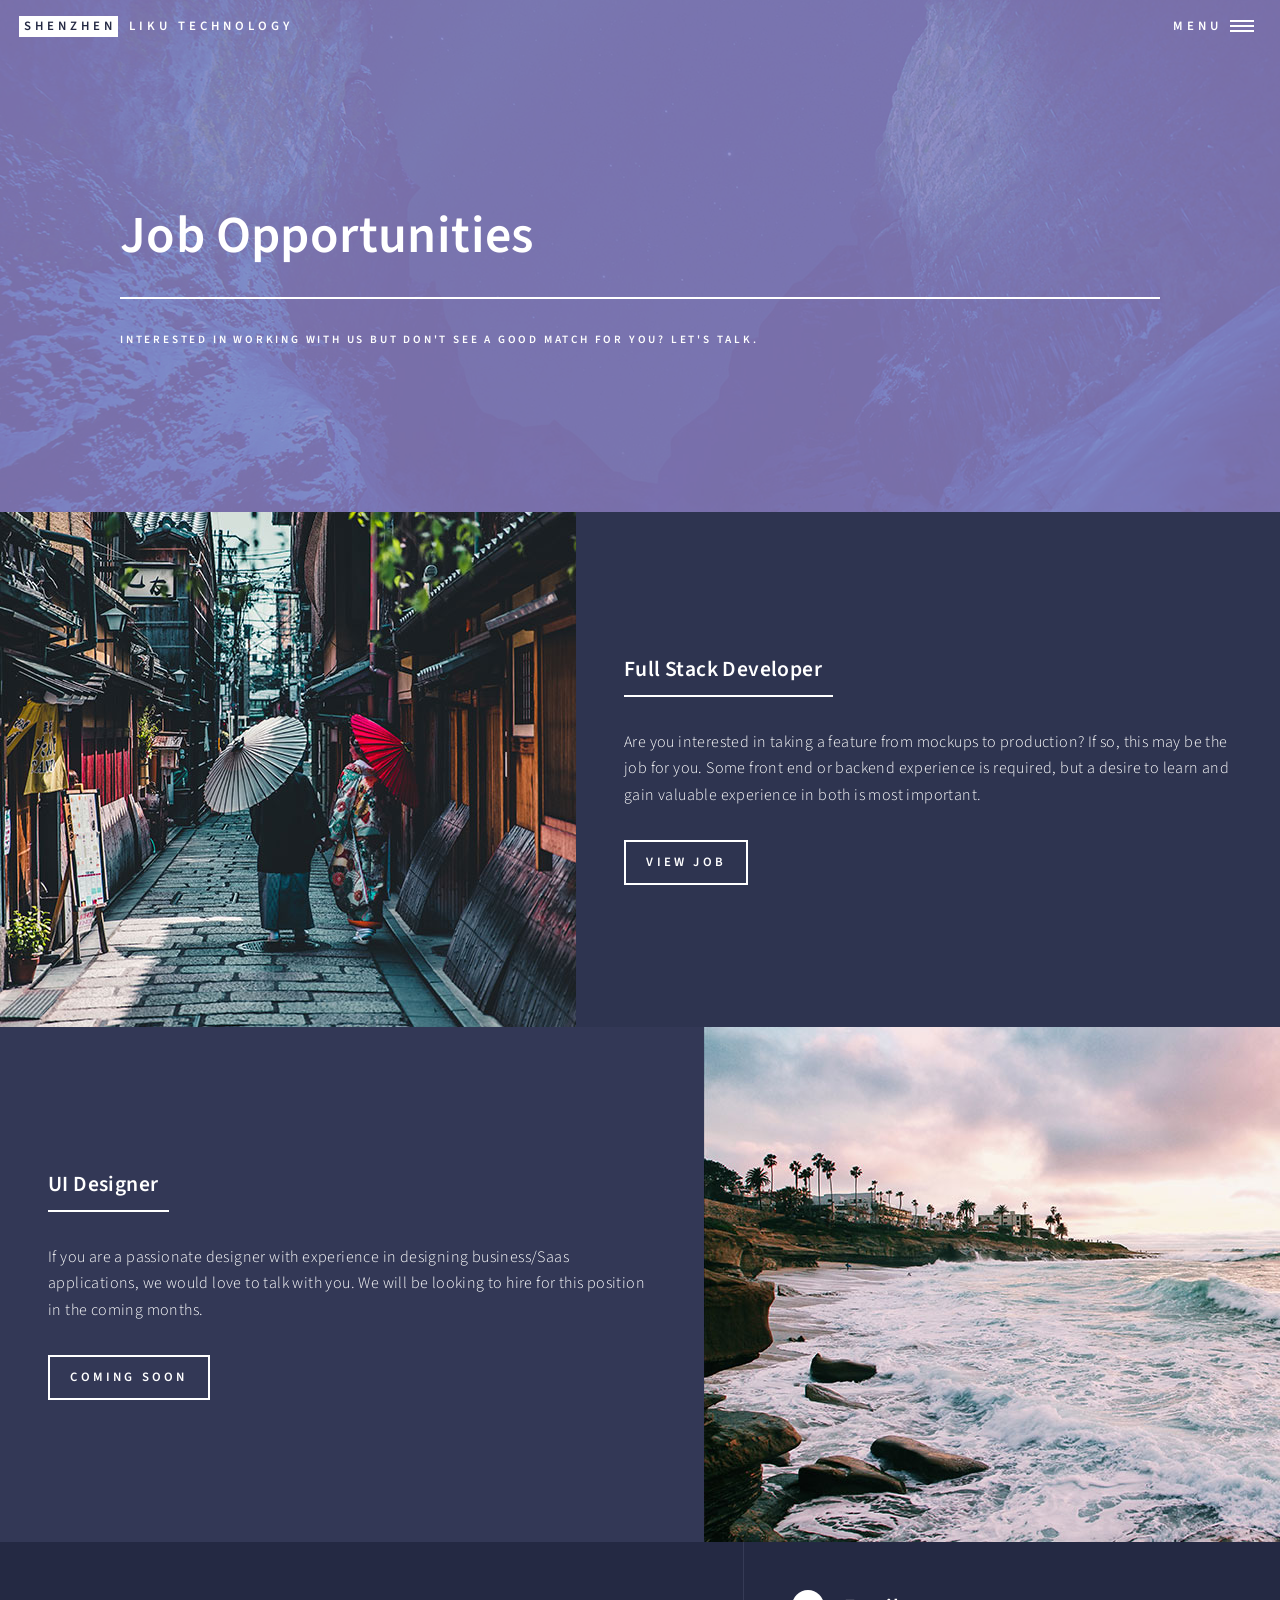
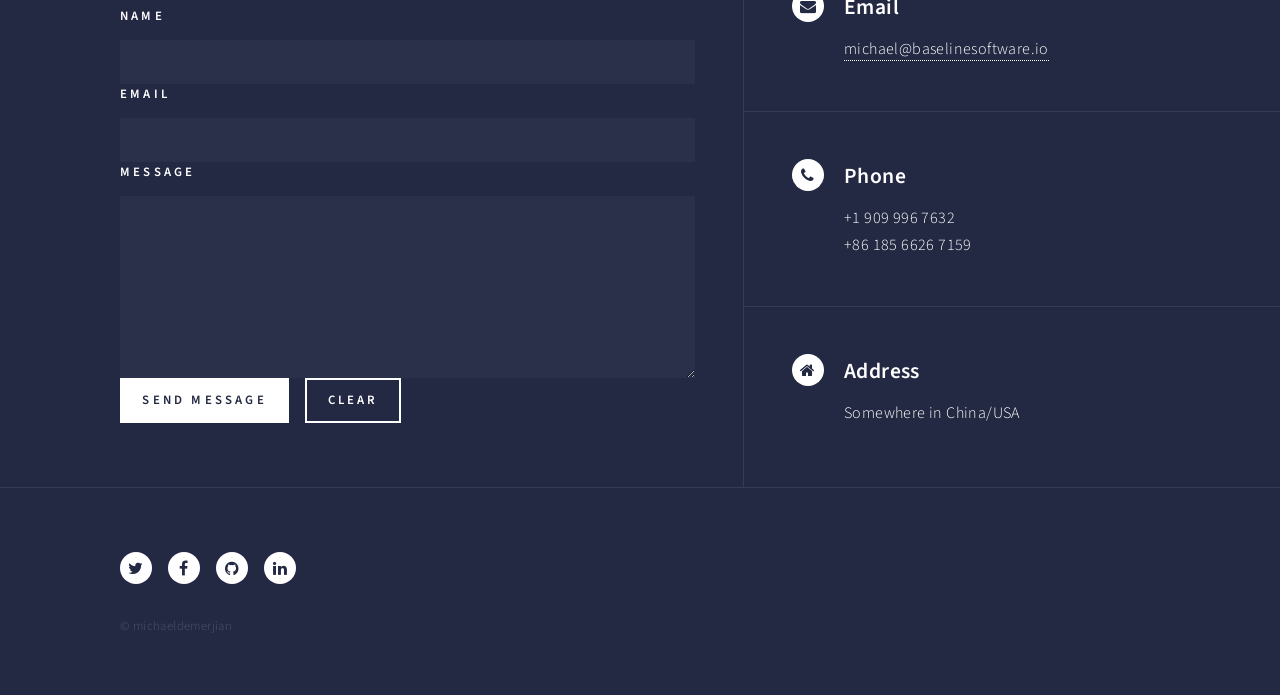
<file: landing/index.html>
<!DOCTYPE html><html><head><meta charSet="utf-8"/><meta http-equiv="x-ua-compatible" content="ie=edge"/><meta name="viewport" content="width=device-width, initial-scale=1, shrink-to-fit=no"/><style data-href="/styles.9b3a4335ab50cd2e31ec.css">@import url(https://fonts.googleapis.com/css?family=Source+Sans+Pro:300,300italic,600,600italic);
/*!
 *  Font Awesome 4.7.0 by @davegandy - http://fontawesome.io - @fontawesome
 *  License - http://fontawesome.io/license (Font: SIL OFL 1.1, CSS: MIT License)
 */@font-face{font-family:FontAwesome;src:url(/static/fontawesome-webfont-674f50d287a8c48dc19ba404d20fe713.eot);src:url(/static/fontawesome-webfont-674f50d287a8c48dc19ba404d20fe713.eot?#iefix&v=4.7.0) format("embedded-opentype"),url(/static/fontawesome-webfont-af7ae505a9eed503f8b8e6982036873e.woff2) format("woff2"),url(/static/fontawesome-webfont-fee66e712a8a08eef5805a46892932ad.woff) format("woff"),url(/static/fontawesome-webfont-b06871f281fee6b241d60582ae9369b9.ttf) format("truetype"),url(/static/fontawesome-webfont-912ec66d7572ff821749319396470bde.svg#fontawesomeregular) format("svg");font-weight:400;font-style:normal}.fa{display:inline-block;font:normal normal normal 14px/1 FontAwesome;font-size:inherit;text-rendering:auto;-webkit-font-smoothing:antialiased;-moz-osx-font-smoothing:grayscale}.fa-lg{font-size:1.33333333em;line-height:.75em;vertical-align:-15%}.fa-2x{font-size:2em}.fa-3x{font-size:3em}.fa-4x{font-size:4em}.fa-5x{font-size:5em}.fa-fw{width:1.28571429em;text-align:center}.fa-ul{padding-left:0;margin-left:2.14285714em;list-style-type:none}.fa-ul>li{position:relative}.fa-li{position:absolute;left:-2.14285714em;width:2.14285714em;top:.14285714em;text-align:center}.fa-li.fa-lg{left:-1.85714286em}.fa-border{padding:.2em .25em .15em;border:.08em solid #eee;border-radius:.1em}.fa-pull-left{float:left}.fa-pull-right{float:right}.fa.fa-pull-left{margin-right:.3em}.fa.fa-pull-right{margin-left:.3em}.pull-right{float:right}.pull-left{float:left}.fa.pull-left{margin-right:.3em}.fa.pull-right{margin-left:.3em}.fa-spin{-webkit-animation:fa-spin 2s linear infinite;animation:fa-spin 2s linear infinite}.fa-pulse{-webkit-animation:fa-spin 1s steps(8) infinite;animation:fa-spin 1s steps(8) infinite}@-webkit-keyframes fa-spin{0%{-webkit-transform:rotate(0deg);transform:rotate(0deg)}to{-webkit-transform:rotate(359deg);transform:rotate(359deg)}}@keyframes fa-spin{0%{-webkit-transform:rotate(0deg);transform:rotate(0deg)}to{-webkit-transform:rotate(359deg);transform:rotate(359deg)}}.fa-rotate-90{-ms-filter:"progid:DXImageTransform.Microsoft.BasicImage(rotation=1)";-webkit-transform:rotate(90deg);transform:rotate(90deg)}.fa-rotate-180{-ms-filter:"progid:DXImageTransform.Microsoft.BasicImage(rotation=2)";-webkit-transform:rotate(180deg);transform:rotate(180deg)}.fa-rotate-270{-ms-filter:"progid:DXImageTransform.Microsoft.BasicImage(rotation=3)";-webkit-transform:rotate(270deg);transform:rotate(270deg)}.fa-flip-horizontal{-ms-filter:"progid:DXImageTransform.Microsoft.BasicImage(rotation=0, mirror=1)";-webkit-transform:scaleX(-1);transform:scaleX(-1)}.fa-flip-vertical{-ms-filter:"progid:DXImageTransform.Microsoft.BasicImage(rotation=2, mirror=1)";-webkit-transform:scaleY(-1);transform:scaleY(-1)}:root .fa-flip-horizontal,:root .fa-flip-vertical,:root .fa-rotate-90,:root .fa-rotate-180,:root .fa-rotate-270{-webkit-filter:none;filter:none}.fa-stack{position:relative;display:inline-block;width:2em;height:2em;line-height:2em;vertical-align:middle}.fa-stack-1x,.fa-stack-2x{position:absolute;left:0;width:100%;text-align:center}.fa-stack-1x{line-height:inherit}.fa-stack-2x{font-size:2em}.fa-inverse{color:#fff}.fa-glass:before{content:"\F000"}.fa-music:before{content:"\F001"}.fa-search:before{content:"\F002"}.fa-envelope-o:before{content:"\F003"}.fa-heart:before{content:"\F004"}.fa-star:before{content:"\F005"}.fa-star-o:before{content:"\F006"}.fa-user:before{content:"\F007"}.fa-film:before{content:"\F008"}.fa-th-large:before{content:"\F009"}.fa-th:before{content:"\F00A"}.fa-th-list:before{content:"\F00B"}.fa-check:before{content:"\F00C"}.fa-close:before,.fa-remove:before,.fa-times:before{content:"\F00D"}.fa-search-plus:before{content:"\F00E"}.fa-search-minus:before{content:"\F010"}.fa-power-off:before{content:"\F011"}.fa-signal:before{content:"\F012"}.fa-cog:before,.fa-gear:before{content:"\F013"}.fa-trash-o:before{content:"\F014"}.fa-home:before{content:"\F015"}.fa-file-o:before{content:"\F016"}.fa-clock-o:before{content:"\F017"}.fa-road:before{content:"\F018"}.fa-download:before{content:"\F019"}.fa-arrow-circle-o-down:before{content:"\F01A"}.fa-arrow-circle-o-up:before{content:"\F01B"}.fa-inbox:before{content:"\F01C"}.fa-play-circle-o:before{content:"\F01D"}.fa-repeat:before,.fa-rotate-right:before{content:"\F01E"}.fa-refresh:before{content:"\F021"}.fa-list-alt:before{content:"\F022"}.fa-lock:before{content:"\F023"}.fa-flag:before{content:"\F024"}.fa-headphones:before{content:"\F025"}.fa-volume-off:before{content:"\F026"}.fa-volume-down:before{content:"\F027"}.fa-volume-up:before{content:"\F028"}.fa-qrcode:before{content:"\F029"}.fa-barcode:before{content:"\F02A"}.fa-tag:before{content:"\F02B"}.fa-tags:before{content:"\F02C"}.fa-book:before{content:"\F02D"}.fa-bookmark:before{content:"\F02E"}.fa-print:before{content:"\F02F"}.fa-camera:before{content:"\F030"}.fa-font:before{content:"\F031"}.fa-bold:before{content:"\F032"}.fa-italic:before{content:"\F033"}.fa-text-height:before{content:"\F034"}.fa-text-width:before{content:"\F035"}.fa-align-left:before{content:"\F036"}.fa-align-center:before{content:"\F037"}.fa-align-right:before{content:"\F038"}.fa-align-justify:before{content:"\F039"}.fa-list:before{content:"\F03A"}.fa-dedent:before,.fa-outdent:before{content:"\F03B"}.fa-indent:before{content:"\F03C"}.fa-video-camera:before{content:"\F03D"}.fa-image:before,.fa-photo:before,.fa-picture-o:before{content:"\F03E"}.fa-pencil:before{content:"\F040"}.fa-map-marker:before{content:"\F041"}.fa-adjust:before{content:"\F042"}.fa-tint:before{content:"\F043"}.fa-edit:before,.fa-pencil-square-o:before{content:"\F044"}.fa-share-square-o:before{content:"\F045"}.fa-check-square-o:before{content:"\F046"}.fa-arrows:before{content:"\F047"}.fa-step-backward:before{content:"\F048"}.fa-fast-backward:before{content:"\F049"}.fa-backward:before{content:"\F04A"}.fa-play:before{content:"\F04B"}.fa-pause:before{content:"\F04C"}.fa-stop:before{content:"\F04D"}.fa-forward:before{content:"\F04E"}.fa-fast-forward:before{content:"\F050"}.fa-step-forward:before{content:"\F051"}.fa-eject:before{content:"\F052"}.fa-chevron-left:before{content:"\F053"}.fa-chevron-right:before{content:"\F054"}.fa-plus-circle:before{content:"\F055"}.fa-minus-circle:before{content:"\F056"}.fa-times-circle:before{content:"\F057"}.fa-check-circle:before{content:"\F058"}.fa-question-circle:before{content:"\F059"}.fa-info-circle:before{content:"\F05A"}.fa-crosshairs:before{content:"\F05B"}.fa-times-circle-o:before{content:"\F05C"}.fa-check-circle-o:before{content:"\F05D"}.fa-ban:before{content:"\F05E"}.fa-arrow-left:before{content:"\F060"}.fa-arrow-right:before{content:"\F061"}.fa-arrow-up:before{content:"\F062"}.fa-arrow-down:before{content:"\F063"}.fa-mail-forward:before,.fa-share:before{content:"\F064"}.fa-expand:before{content:"\F065"}.fa-compress:before{content:"\F066"}.fa-plus:before{content:"\F067"}.fa-minus:before{content:"\F068"}.fa-asterisk:before{content:"\F069"}.fa-exclamation-circle:before{content:"\F06A"}.fa-gift:before{content:"\F06B"}.fa-leaf:before{content:"\F06C"}.fa-fire:before{content:"\F06D"}.fa-eye:before{content:"\F06E"}.fa-eye-slash:before{content:"\F070"}.fa-exclamation-triangle:before,.fa-warning:before{content:"\F071"}.fa-plane:before{content:"\F072"}.fa-calendar:before{content:"\F073"}.fa-random:before{content:"\F074"}.fa-comment:before{content:"\F075"}.fa-magnet:before{content:"\F076"}.fa-chevron-up:before{content:"\F077"}.fa-chevron-down:before{content:"\F078"}.fa-retweet:before{content:"\F079"}.fa-shopping-cart:before{content:"\F07A"}.fa-folder:before{content:"\F07B"}.fa-folder-open:before{content:"\F07C"}.fa-arrows-v:before{content:"\F07D"}.fa-arrows-h:before{content:"\F07E"}.fa-bar-chart-o:before,.fa-bar-chart:before{content:"\F080"}.fa-twitter-square:before{content:"\F081"}.fa-facebook-square:before{content:"\F082"}.fa-camera-retro:before{content:"\F083"}.fa-key:before{content:"\F084"}.fa-cogs:before,.fa-gears:before{content:"\F085"}.fa-comments:before{content:"\F086"}.fa-thumbs-o-up:before{content:"\F087"}.fa-thumbs-o-down:before{content:"\F088"}.fa-star-half:before{content:"\F089"}.fa-heart-o:before{content:"\F08A"}.fa-sign-out:before{content:"\F08B"}.fa-linkedin-square:before{content:"\F08C"}.fa-thumb-tack:before{content:"\F08D"}.fa-external-link:before{content:"\F08E"}.fa-sign-in:before{content:"\F090"}.fa-trophy:before{content:"\F091"}.fa-github-square:before{content:"\F092"}.fa-upload:before{content:"\F093"}.fa-lemon-o:before{content:"\F094"}.fa-phone:before{content:"\F095"}.fa-square-o:before{content:"\F096"}.fa-bookmark-o:before{content:"\F097"}.fa-phone-square:before{content:"\F098"}.fa-twitter:before{content:"\F099"}.fa-facebook-f:before,.fa-facebook:before{content:"\F09A"}.fa-github:before{content:"\F09B"}.fa-unlock:before{content:"\F09C"}.fa-credit-card:before{content:"\F09D"}.fa-feed:before,.fa-rss:before{content:"\F09E"}.fa-hdd-o:before{content:"\F0A0"}.fa-bullhorn:before{content:"\F0A1"}.fa-bell:before{content:"\F0F3"}.fa-certificate:before{content:"\F0A3"}.fa-hand-o-right:before{content:"\F0A4"}.fa-hand-o-left:before{content:"\F0A5"}.fa-hand-o-up:before{content:"\F0A6"}.fa-hand-o-down:before{content:"\F0A7"}.fa-arrow-circle-left:before{content:"\F0A8"}.fa-arrow-circle-right:before{content:"\F0A9"}.fa-arrow-circle-up:before{content:"\F0AA"}.fa-arrow-circle-down:before{content:"\F0AB"}.fa-globe:before{content:"\F0AC"}.fa-wrench:before{content:"\F0AD"}.fa-tasks:before{content:"\F0AE"}.fa-filter:before{content:"\F0B0"}.fa-briefcase:before{content:"\F0B1"}.fa-arrows-alt:before{content:"\F0B2"}.fa-group:before,.fa-users:before{content:"\F0C0"}.fa-chain:before,.fa-link:before{content:"\F0C1"}.fa-cloud:before{content:"\F0C2"}.fa-flask:before{content:"\F0C3"}.fa-cut:before,.fa-scissors:before{content:"\F0C4"}.fa-copy:before,.fa-files-o:before{content:"\F0C5"}.fa-paperclip:before{content:"\F0C6"}.fa-floppy-o:before,.fa-save:before{content:"\F0C7"}.fa-square:before{content:"\F0C8"}.fa-bars:before,.fa-navicon:before,.fa-reorder:before{content:"\F0C9"}.fa-list-ul:before{content:"\F0CA"}.fa-list-ol:before{content:"\F0CB"}.fa-strikethrough:before{content:"\F0CC"}.fa-underline:before{content:"\F0CD"}.fa-table:before{content:"\F0CE"}.fa-magic:before{content:"\F0D0"}.fa-truck:before{content:"\F0D1"}.fa-pinterest:before{content:"\F0D2"}.fa-pinterest-square:before{content:"\F0D3"}.fa-google-plus-square:before{content:"\F0D4"}.fa-google-plus:before{content:"\F0D5"}.fa-money:before{content:"\F0D6"}.fa-caret-down:before{content:"\F0D7"}.fa-caret-up:before{content:"\F0D8"}.fa-caret-left:before{content:"\F0D9"}.fa-caret-right:before{content:"\F0DA"}.fa-columns:before{content:"\F0DB"}.fa-sort:before,.fa-unsorted:before{content:"\F0DC"}.fa-sort-desc:before,.fa-sort-down:before{content:"\F0DD"}.fa-sort-asc:before,.fa-sort-up:before{content:"\F0DE"}.fa-envelope:before{content:"\F0E0"}.fa-linkedin:before{content:"\F0E1"}.fa-rotate-left:before,.fa-undo:before{content:"\F0E2"}.fa-gavel:before,.fa-legal:before{content:"\F0E3"}.fa-dashboard:before,.fa-tachometer:before{content:"\F0E4"}.fa-comment-o:before{content:"\F0E5"}.fa-comments-o:before{content:"\F0E6"}.fa-bolt:before,.fa-flash:before{content:"\F0E7"}.fa-sitemap:before{content:"\F0E8"}.fa-umbrella:before{content:"\F0E9"}.fa-clipboard:before,.fa-paste:before{content:"\F0EA"}.fa-lightbulb-o:before{content:"\F0EB"}.fa-exchange:before{content:"\F0EC"}.fa-cloud-download:before{content:"\F0ED"}.fa-cloud-upload:before{content:"\F0EE"}.fa-user-md:before{content:"\F0F0"}.fa-stethoscope:before{content:"\F0F1"}.fa-suitcase:before{content:"\F0F2"}.fa-bell-o:before{content:"\F0A2"}.fa-coffee:before{content:"\F0F4"}.fa-cutlery:before{content:"\F0F5"}.fa-file-text-o:before{content:"\F0F6"}.fa-building-o:before{content:"\F0F7"}.fa-hospital-o:before{content:"\F0F8"}.fa-ambulance:before{content:"\F0F9"}.fa-medkit:before{content:"\F0FA"}.fa-fighter-jet:before{content:"\F0FB"}.fa-beer:before{content:"\F0FC"}.fa-h-square:before{content:"\F0FD"}.fa-plus-square:before{content:"\F0FE"}.fa-angle-double-left:before{content:"\F100"}.fa-angle-double-right:before{content:"\F101"}.fa-angle-double-up:before{content:"\F102"}.fa-angle-double-down:before{content:"\F103"}.fa-angle-left:before{content:"\F104"}.fa-angle-right:before{content:"\F105"}.fa-angle-up:before{content:"\F106"}.fa-angle-down:before{content:"\F107"}.fa-desktop:before{content:"\F108"}.fa-laptop:before{content:"\F109"}.fa-tablet:before{content:"\F10A"}.fa-mobile-phone:before,.fa-mobile:before{content:"\F10B"}.fa-circle-o:before{content:"\F10C"}.fa-quote-left:before{content:"\F10D"}.fa-quote-right:before{content:"\F10E"}.fa-spinner:before{content:"\F110"}.fa-circle:before{content:"\F111"}.fa-mail-reply:before,.fa-reply:before{content:"\F112"}.fa-github-alt:before{content:"\F113"}.fa-folder-o:before{content:"\F114"}.fa-folder-open-o:before{content:"\F115"}.fa-smile-o:before{content:"\F118"}.fa-frown-o:before{content:"\F119"}.fa-meh-o:before{content:"\F11A"}.fa-gamepad:before{content:"\F11B"}.fa-keyboard-o:before{content:"\F11C"}.fa-flag-o:before{content:"\F11D"}.fa-flag-checkered:before{content:"\F11E"}.fa-terminal:before{content:"\F120"}.fa-code:before{content:"\F121"}.fa-mail-reply-all:before,.fa-reply-all:before{content:"\F122"}.fa-star-half-empty:before,.fa-star-half-full:before,.fa-star-half-o:before{content:"\F123"}.fa-location-arrow:before{content:"\F124"}.fa-crop:before{content:"\F125"}.fa-code-fork:before{content:"\F126"}.fa-chain-broken:before,.fa-unlink:before{content:"\F127"}.fa-question:before{content:"\F128"}.fa-info:before{content:"\F129"}.fa-exclamation:before{content:"\F12A"}.fa-superscript:before{content:"\F12B"}.fa-subscript:before{content:"\F12C"}.fa-eraser:before{content:"\F12D"}.fa-puzzle-piece:before{content:"\F12E"}.fa-microphone:before{content:"\F130"}.fa-microphone-slash:before{content:"\F131"}.fa-shield:before{content:"\F132"}.fa-calendar-o:before{content:"\F133"}.fa-fire-extinguisher:before{content:"\F134"}.fa-rocket:before{content:"\F135"}.fa-maxcdn:before{content:"\F136"}.fa-chevron-circle-left:before{content:"\F137"}.fa-chevron-circle-right:before{content:"\F138"}.fa-chevron-circle-up:before{content:"\F139"}.fa-chevron-circle-down:before{content:"\F13A"}.fa-html5:before{content:"\F13B"}.fa-css3:before{content:"\F13C"}.fa-anchor:before{content:"\F13D"}.fa-unlock-alt:before{content:"\F13E"}.fa-bullseye:before{content:"\F140"}.fa-ellipsis-h:before{content:"\F141"}.fa-ellipsis-v:before{content:"\F142"}.fa-rss-square:before{content:"\F143"}.fa-play-circle:before{content:"\F144"}.fa-ticket:before{content:"\F145"}.fa-minus-square:before{content:"\F146"}.fa-minus-square-o:before{content:"\F147"}.fa-level-up:before{content:"\F148"}.fa-level-down:before{content:"\F149"}.fa-check-square:before{content:"\F14A"}.fa-pencil-square:before{content:"\F14B"}.fa-external-link-square:before{content:"\F14C"}.fa-share-square:before{content:"\F14D"}.fa-compass:before{content:"\F14E"}.fa-caret-square-o-down:before,.fa-toggle-down:before{content:"\F150"}.fa-caret-square-o-up:before,.fa-toggle-up:before{content:"\F151"}.fa-caret-square-o-right:before,.fa-toggle-right:before{content:"\F152"}.fa-eur:before,.fa-euro:before{content:"\F153"}.fa-gbp:before{content:"\F154"}.fa-dollar:before,.fa-usd:before{content:"\F155"}.fa-inr:before,.fa-rupee:before{content:"\F156"}.fa-cny:before,.fa-jpy:before,.fa-rmb:before,.fa-yen:before{content:"\F157"}.fa-rouble:before,.fa-rub:before,.fa-ruble:before{content:"\F158"}.fa-krw:before,.fa-won:before{content:"\F159"}.fa-bitcoin:before,.fa-btc:before{content:"\F15A"}.fa-file:before{content:"\F15B"}.fa-file-text:before{content:"\F15C"}.fa-sort-alpha-asc:before{content:"\F15D"}.fa-sort-alpha-desc:before{content:"\F15E"}.fa-sort-amount-asc:before{content:"\F160"}.fa-sort-amount-desc:before{content:"\F161"}.fa-sort-numeric-asc:before{content:"\F162"}.fa-sort-numeric-desc:before{content:"\F163"}.fa-thumbs-up:before{content:"\F164"}.fa-thumbs-down:before{content:"\F165"}.fa-youtube-square:before{content:"\F166"}.fa-youtube:before{content:"\F167"}.fa-xing:before{content:"\F168"}.fa-xing-square:before{content:"\F169"}.fa-youtube-play:before{content:"\F16A"}.fa-dropbox:before{content:"\F16B"}.fa-stack-overflow:before{content:"\F16C"}.fa-instagram:before{content:"\F16D"}.fa-flickr:before{content:"\F16E"}.fa-adn:before{content:"\F170"}.fa-bitbucket:before{content:"\F171"}.fa-bitbucket-square:before{content:"\F172"}.fa-tumblr:before{content:"\F173"}.fa-tumblr-square:before{content:"\F174"}.fa-long-arrow-down:before{content:"\F175"}.fa-long-arrow-up:before{content:"\F176"}.fa-long-arrow-left:before{content:"\F177"}.fa-long-arrow-right:before{content:"\F178"}.fa-apple:before{content:"\F179"}.fa-windows:before{content:"\F17A"}.fa-android:before{content:"\F17B"}.fa-linux:before{content:"\F17C"}.fa-dribbble:before{content:"\F17D"}.fa-skype:before{content:"\F17E"}.fa-foursquare:before{content:"\F180"}.fa-trello:before{content:"\F181"}.fa-female:before{content:"\F182"}.fa-male:before{content:"\F183"}.fa-gittip:before,.fa-gratipay:before{content:"\F184"}.fa-sun-o:before{content:"\F185"}.fa-moon-o:before{content:"\F186"}.fa-archive:before{content:"\F187"}.fa-bug:before{content:"\F188"}.fa-vk:before{content:"\F189"}.fa-weibo:before{content:"\F18A"}.fa-renren:before{content:"\F18B"}.fa-pagelines:before{content:"\F18C"}.fa-stack-exchange:before{content:"\F18D"}.fa-arrow-circle-o-right:before{content:"\F18E"}.fa-arrow-circle-o-left:before{content:"\F190"}.fa-caret-square-o-left:before,.fa-toggle-left:before{content:"\F191"}.fa-dot-circle-o:before{content:"\F192"}.fa-wheelchair:before{content:"\F193"}.fa-vimeo-square:before{content:"\F194"}.fa-try:before,.fa-turkish-lira:before{content:"\F195"}.fa-plus-square-o:before{content:"\F196"}.fa-space-shuttle:before{content:"\F197"}.fa-slack:before{content:"\F198"}.fa-envelope-square:before{content:"\F199"}.fa-wordpress:before{content:"\F19A"}.fa-openid:before{content:"\F19B"}.fa-bank:before,.fa-institution:before,.fa-university:before{content:"\F19C"}.fa-graduation-cap:before,.fa-mortar-board:before{content:"\F19D"}.fa-yahoo:before{content:"\F19E"}.fa-google:before{content:"\F1A0"}.fa-reddit:before{content:"\F1A1"}.fa-reddit-square:before{content:"\F1A2"}.fa-stumbleupon-circle:before{content:"\F1A3"}.fa-stumbleupon:before{content:"\F1A4"}.fa-delicious:before{content:"\F1A5"}.fa-digg:before{content:"\F1A6"}.fa-pied-piper-pp:before{content:"\F1A7"}.fa-pied-piper-alt:before{content:"\F1A8"}.fa-drupal:before{content:"\F1A9"}.fa-joomla:before{content:"\F1AA"}.fa-language:before{content:"\F1AB"}.fa-fax:before{content:"\F1AC"}.fa-building:before{content:"\F1AD"}.fa-child:before{content:"\F1AE"}.fa-paw:before{content:"\F1B0"}.fa-spoon:before{content:"\F1B1"}.fa-cube:before{content:"\F1B2"}.fa-cubes:before{content:"\F1B3"}.fa-behance:before{content:"\F1B4"}.fa-behance-square:before{content:"\F1B5"}.fa-steam:before{content:"\F1B6"}.fa-steam-square:before{content:"\F1B7"}.fa-recycle:before{content:"\F1B8"}.fa-automobile:before,.fa-car:before{content:"\F1B9"}.fa-cab:before,.fa-taxi:before{content:"\F1BA"}.fa-tree:before{content:"\F1BB"}.fa-spotify:before{content:"\F1BC"}.fa-deviantart:before{content:"\F1BD"}.fa-soundcloud:before{content:"\F1BE"}.fa-database:before{content:"\F1C0"}.fa-file-pdf-o:before{content:"\F1C1"}.fa-file-word-o:before{content:"\F1C2"}.fa-file-excel-o:before{content:"\F1C3"}.fa-file-powerpoint-o:before{content:"\F1C4"}.fa-file-image-o:before,.fa-file-photo-o:before,.fa-file-picture-o:before{content:"\F1C5"}.fa-file-archive-o:before,.fa-file-zip-o:before{content:"\F1C6"}.fa-file-audio-o:before,.fa-file-sound-o:before{content:"\F1C7"}.fa-file-movie-o:before,.fa-file-video-o:before{content:"\F1C8"}.fa-file-code-o:before{content:"\F1C9"}.fa-vine:before{content:"\F1CA"}.fa-codepen:before{content:"\F1CB"}.fa-jsfiddle:before{content:"\F1CC"}.fa-life-bouy:before,.fa-life-buoy:before,.fa-life-ring:before,.fa-life-saver:before,.fa-support:before{content:"\F1CD"}.fa-circle-o-notch:before{content:"\F1CE"}.fa-ra:before,.fa-rebel:before,.fa-resistance:before{content:"\F1D0"}.fa-empire:before,.fa-ge:before{content:"\F1D1"}.fa-git-square:before{content:"\F1D2"}.fa-git:before{content:"\F1D3"}.fa-hacker-news:before,.fa-y-combinator-square:before,.fa-yc-square:before{content:"\F1D4"}.fa-tencent-weibo:before{content:"\F1D5"}.fa-qq:before{content:"\F1D6"}.fa-wechat:before,.fa-weixin:before{content:"\F1D7"}.fa-paper-plane:before,.fa-send:before{content:"\F1D8"}.fa-paper-plane-o:before,.fa-send-o:before{content:"\F1D9"}.fa-history:before{content:"\F1DA"}.fa-circle-thin:before{content:"\F1DB"}.fa-header:before{content:"\F1DC"}.fa-paragraph:before{content:"\F1DD"}.fa-sliders:before{content:"\F1DE"}.fa-share-alt:before{content:"\F1E0"}.fa-share-alt-square:before{content:"\F1E1"}.fa-bomb:before{content:"\F1E2"}.fa-futbol-o:before,.fa-soccer-ball-o:before{content:"\F1E3"}.fa-tty:before{content:"\F1E4"}.fa-binoculars:before{content:"\F1E5"}.fa-plug:before{content:"\F1E6"}.fa-slideshare:before{content:"\F1E7"}.fa-twitch:before{content:"\F1E8"}.fa-yelp:before{content:"\F1E9"}.fa-newspaper-o:before{content:"\F1EA"}.fa-wifi:before{content:"\F1EB"}.fa-calculator:before{content:"\F1EC"}.fa-paypal:before{content:"\F1ED"}.fa-google-wallet:before{content:"\F1EE"}.fa-cc-visa:before{content:"\F1F0"}.fa-cc-mastercard:before{content:"\F1F1"}.fa-cc-discover:before{content:"\F1F2"}.fa-cc-amex:before{content:"\F1F3"}.fa-cc-paypal:before{content:"\F1F4"}.fa-cc-stripe:before{content:"\F1F5"}.fa-bell-slash:before{content:"\F1F6"}.fa-bell-slash-o:before{content:"\F1F7"}.fa-trash:before{content:"\F1F8"}.fa-copyright:before{content:"\F1F9"}.fa-at:before{content:"\F1FA"}.fa-eyedropper:before{content:"\F1FB"}.fa-paint-brush:before{content:"\F1FC"}.fa-birthday-cake:before{content:"\F1FD"}.fa-area-chart:before{content:"\F1FE"}.fa-pie-chart:before{content:"\F200"}.fa-line-chart:before{content:"\F201"}.fa-lastfm:before{content:"\F202"}.fa-lastfm-square:before{content:"\F203"}.fa-toggle-off:before{content:"\F204"}.fa-toggle-on:before{content:"\F205"}.fa-bicycle:before{content:"\F206"}.fa-bus:before{content:"\F207"}.fa-ioxhost:before{content:"\F208"}.fa-angellist:before{content:"\F209"}.fa-cc:before{content:"\F20A"}.fa-ils:before,.fa-shekel:before,.fa-sheqel:before{content:"\F20B"}.fa-meanpath:before{content:"\F20C"}.fa-buysellads:before{content:"\F20D"}.fa-connectdevelop:before{content:"\F20E"}.fa-dashcube:before{content:"\F210"}.fa-forumbee:before{content:"\F211"}.fa-leanpub:before{content:"\F212"}.fa-sellsy:before{content:"\F213"}.fa-shirtsinbulk:before{content:"\F214"}.fa-simplybuilt:before{content:"\F215"}.fa-skyatlas:before{content:"\F216"}.fa-cart-plus:before{content:"\F217"}.fa-cart-arrow-down:before{content:"\F218"}.fa-diamond:before{content:"\F219"}.fa-ship:before{content:"\F21A"}.fa-user-secret:before{content:"\F21B"}.fa-motorcycle:before{content:"\F21C"}.fa-street-view:before{content:"\F21D"}.fa-heartbeat:before{content:"\F21E"}.fa-venus:before{content:"\F221"}.fa-mars:before{content:"\F222"}.fa-mercury:before{content:"\F223"}.fa-intersex:before,.fa-transgender:before{content:"\F224"}.fa-transgender-alt:before{content:"\F225"}.fa-venus-double:before{content:"\F226"}.fa-mars-double:before{content:"\F227"}.fa-venus-mars:before{content:"\F228"}.fa-mars-stroke:before{content:"\F229"}.fa-mars-stroke-v:before{content:"\F22A"}.fa-mars-stroke-h:before{content:"\F22B"}.fa-neuter:before{content:"\F22C"}.fa-genderless:before{content:"\F22D"}.fa-facebook-official:before{content:"\F230"}.fa-pinterest-p:before{content:"\F231"}.fa-whatsapp:before{content:"\F232"}.fa-server:before{content:"\F233"}.fa-user-plus:before{content:"\F234"}.fa-user-times:before{content:"\F235"}.fa-bed:before,.fa-hotel:before{content:"\F236"}.fa-viacoin:before{content:"\F237"}.fa-train:before{content:"\F238"}.fa-subway:before{content:"\F239"}.fa-medium:before{content:"\F23A"}.fa-y-combinator:before,.fa-yc:before{content:"\F23B"}.fa-optin-monster:before{content:"\F23C"}.fa-opencart:before{content:"\F23D"}.fa-expeditedssl:before{content:"\F23E"}.fa-battery-4:before,.fa-battery-full:before,.fa-battery:before{content:"\F240"}.fa-battery-3:before,.fa-battery-three-quarters:before{content:"\F241"}.fa-battery-2:before,.fa-battery-half:before{content:"\F242"}.fa-battery-1:before,.fa-battery-quarter:before{content:"\F243"}.fa-battery-0:before,.fa-battery-empty:before{content:"\F244"}.fa-mouse-pointer:before{content:"\F245"}.fa-i-cursor:before{content:"\F246"}.fa-object-group:before{content:"\F247"}.fa-object-ungroup:before{content:"\F248"}.fa-sticky-note:before{content:"\F249"}.fa-sticky-note-o:before{content:"\F24A"}.fa-cc-jcb:before{content:"\F24B"}.fa-cc-diners-club:before{content:"\F24C"}.fa-clone:before{content:"\F24D"}.fa-balance-scale:before{content:"\F24E"}.fa-hourglass-o:before{content:"\F250"}.fa-hourglass-1:before,.fa-hourglass-start:before{content:"\F251"}.fa-hourglass-2:before,.fa-hourglass-half:before{content:"\F252"}.fa-hourglass-3:before,.fa-hourglass-end:before{content:"\F253"}.fa-hourglass:before{content:"\F254"}.fa-hand-grab-o:before,.fa-hand-rock-o:before{content:"\F255"}.fa-hand-paper-o:before,.fa-hand-stop-o:before{content:"\F256"}.fa-hand-scissors-o:before{content:"\F257"}.fa-hand-lizard-o:before{content:"\F258"}.fa-hand-spock-o:before{content:"\F259"}.fa-hand-pointer-o:before{content:"\F25A"}.fa-hand-peace-o:before{content:"\F25B"}.fa-trademark:before{content:"\F25C"}.fa-registered:before{content:"\F25D"}.fa-creative-commons:before{content:"\F25E"}.fa-gg:before{content:"\F260"}.fa-gg-circle:before{content:"\F261"}.fa-tripadvisor:before{content:"\F262"}.fa-odnoklassniki:before{content:"\F263"}.fa-odnoklassniki-square:before{content:"\F264"}.fa-get-pocket:before{content:"\F265"}.fa-wikipedia-w:before{content:"\F266"}.fa-safari:before{content:"\F267"}.fa-chrome:before{content:"\F268"}.fa-firefox:before{content:"\F269"}.fa-opera:before{content:"\F26A"}.fa-internet-explorer:before{content:"\F26B"}.fa-television:before,.fa-tv:before{content:"\F26C"}.fa-contao:before{content:"\F26D"}.fa-500px:before{content:"\F26E"}.fa-amazon:before{content:"\F270"}.fa-calendar-plus-o:before{content:"\F271"}.fa-calendar-minus-o:before{content:"\F272"}.fa-calendar-times-o:before{content:"\F273"}.fa-calendar-check-o:before{content:"\F274"}.fa-industry:before{content:"\F275"}.fa-map-pin:before{content:"\F276"}.fa-map-signs:before{content:"\F277"}.fa-map-o:before{content:"\F278"}.fa-map:before{content:"\F279"}.fa-commenting:before{content:"\F27A"}.fa-commenting-o:before{content:"\F27B"}.fa-houzz:before{content:"\F27C"}.fa-vimeo:before{content:"\F27D"}.fa-black-tie:before{content:"\F27E"}.fa-fonticons:before{content:"\F280"}.fa-reddit-alien:before{content:"\F281"}.fa-edge:before{content:"\F282"}.fa-credit-card-alt:before{content:"\F283"}.fa-codiepie:before{content:"\F284"}.fa-modx:before{content:"\F285"}.fa-fort-awesome:before{content:"\F286"}.fa-usb:before{content:"\F287"}.fa-product-hunt:before{content:"\F288"}.fa-mixcloud:before{content:"\F289"}.fa-scribd:before{content:"\F28A"}.fa-pause-circle:before{content:"\F28B"}.fa-pause-circle-o:before{content:"\F28C"}.fa-stop-circle:before{content:"\F28D"}.fa-stop-circle-o:before{content:"\F28E"}.fa-shopping-bag:before{content:"\F290"}.fa-shopping-basket:before{content:"\F291"}.fa-hashtag:before{content:"\F292"}.fa-bluetooth:before{content:"\F293"}.fa-bluetooth-b:before{content:"\F294"}.fa-percent:before{content:"\F295"}.fa-gitlab:before{content:"\F296"}.fa-wpbeginner:before{content:"\F297"}.fa-wpforms:before{content:"\F298"}.fa-envira:before{content:"\F299"}.fa-universal-access:before{content:"\F29A"}.fa-wheelchair-alt:before{content:"\F29B"}.fa-question-circle-o:before{content:"\F29C"}.fa-blind:before{content:"\F29D"}.fa-audio-description:before{content:"\F29E"}.fa-volume-control-phone:before{content:"\F2A0"}.fa-braille:before{content:"\F2A1"}.fa-assistive-listening-systems:before{content:"\F2A2"}.fa-american-sign-language-interpreting:before,.fa-asl-interpreting:before{content:"\F2A3"}.fa-deaf:before,.fa-deafness:before,.fa-hard-of-hearing:before{content:"\F2A4"}.fa-glide:before{content:"\F2A5"}.fa-glide-g:before{content:"\F2A6"}.fa-sign-language:before,.fa-signing:before{content:"\F2A7"}.fa-low-vision:before{content:"\F2A8"}.fa-viadeo:before{content:"\F2A9"}.fa-viadeo-square:before{content:"\F2AA"}.fa-snapchat:before{content:"\F2AB"}.fa-snapchat-ghost:before{content:"\F2AC"}.fa-snapchat-square:before{content:"\F2AD"}.fa-pied-piper:before{content:"\F2AE"}.fa-first-order:before{content:"\F2B0"}.fa-yoast:before{content:"\F2B1"}.fa-themeisle:before{content:"\F2B2"}.fa-google-plus-circle:before,.fa-google-plus-official:before{content:"\F2B3"}.fa-fa:before,.fa-font-awesome:before{content:"\F2B4"}.fa-handshake-o:before{content:"\F2B5"}.fa-envelope-open:before{content:"\F2B6"}.fa-envelope-open-o:before{content:"\F2B7"}.fa-linode:before{content:"\F2B8"}.fa-address-book:before{content:"\F2B9"}.fa-address-book-o:before{content:"\F2BA"}.fa-address-card:before,.fa-vcard:before{content:"\F2BB"}.fa-address-card-o:before,.fa-vcard-o:before{content:"\F2BC"}.fa-user-circle:before{content:"\F2BD"}.fa-user-circle-o:before{content:"\F2BE"}.fa-user-o:before{content:"\F2C0"}.fa-id-badge:before{content:"\F2C1"}.fa-drivers-license:before,.fa-id-card:before{content:"\F2C2"}.fa-drivers-license-o:before,.fa-id-card-o:before{content:"\F2C3"}.fa-quora:before{content:"\F2C4"}.fa-free-code-camp:before{content:"\F2C5"}.fa-telegram:before{content:"\F2C6"}.fa-thermometer-4:before,.fa-thermometer-full:before,.fa-thermometer:before{content:"\F2C7"}.fa-thermometer-3:before,.fa-thermometer-three-quarters:before{content:"\F2C8"}.fa-thermometer-2:before,.fa-thermometer-half:before{content:"\F2C9"}.fa-thermometer-1:before,.fa-thermometer-quarter:before{content:"\F2CA"}.fa-thermometer-0:before,.fa-thermometer-empty:before{content:"\F2CB"}.fa-shower:before{content:"\F2CC"}.fa-bath:before,.fa-bathtub:before,.fa-s15:before{content:"\F2CD"}.fa-podcast:before{content:"\F2CE"}.fa-window-maximize:before{content:"\F2D0"}.fa-window-minimize:before{content:"\F2D1"}.fa-window-restore:before{content:"\F2D2"}.fa-times-rectangle:before,.fa-window-close:before{content:"\F2D3"}.fa-times-rectangle-o:before,.fa-window-close-o:before{content:"\F2D4"}.fa-bandcamp:before{content:"\F2D5"}.fa-grav:before{content:"\F2D6"}.fa-etsy:before{content:"\F2D7"}.fa-imdb:before{content:"\F2D8"}.fa-ravelry:before{content:"\F2D9"}.fa-eercast:before{content:"\F2DA"}.fa-microchip:before{content:"\F2DB"}.fa-snowflake-o:before{content:"\F2DC"}.fa-superpowers:before{content:"\F2DD"}.fa-wpexplorer:before{content:"\F2DE"}.fa-meetup:before{content:"\F2E0"}.sr-only{position:absolute;width:1px;height:1px;padding:0;margin:-1px;overflow:hidden;clip:rect(0,0,0,0);border:0}.sr-only-focusable:active,.sr-only-focusable:focus{position:static;width:auto;height:auto;margin:0;overflow:visible;clip:auto}.mb-5{margin-bottom:2em}@media screen and (min-width:981px){.grid-wrapper{display:grid;grid-gap:0 2.25em;grid-template-columns:repeat(12,1fr);margin:0 auto;width:100%}.col-1{grid-column:span 1}.col-2{grid-column:span 2}.col-3{grid-column:span 3}.col-4{grid-column:span 4}.col-5{grid-column:span 5}.col-6{grid-column:span 6}.col-7{grid-column:span 7}.col-8{grid-column:span 8}.col-9{grid-column:span 9}.col-10{grid-column:span 10}.col-11{grid-column:span 11}.col-12{grid-column:span 12}}a,abbr,acronym,address,applet,article,aside,audio,b,big,blockquote,body,canvas,caption,center,cite,code,dd,del,details,dfn,div,dl,dt,em,embed,fieldset,figcaption,figure,footer,form,h1,h2,h3,h4,h5,h6,header,hgroup,html,i,iframe,img,ins,kbd,label,legend,li,mark,menu,nav,object,ol,output,p,pre,q,ruby,s,samp,section,small,span,strike,strong,sub,summary,sup,table,tbody,td,tfoot,th,thead,time,tr,tt,u,ul,var,video{margin:0;padding:0;border:0;font-size:100%;font:inherit;vertical-align:baseline}article,aside,details,figcaption,figure,footer,header,hgroup,menu,nav,section{display:block}body{line-height:1}ol,ul{list-style:none}blockquote,q{quotes:none}blockquote:after,blockquote:before,q:after,q:before{content:"";content:none}table{border-collapse:collapse;border-spacing:0}body{-webkit-text-size-adjust:none}*,:after,:before{box-sizing:border-box}@-ms-viewport{width:device-width}body{-ms-overflow-style:scrollbar}@media screen and (max-width:480px){body,html{min-width:320px}}body{background:#242943}body.is-loading *,body.is-loading :after,body.is-loading :before{-webkit-animation:none!important;animation:none!important;-webkit-transition:none!important;transition:none!important}body,input,select,textarea{color:#fff;font-family:Source Sans Pro,Helvetica,sans-serif;font-size:17pt;font-weight:300;letter-spacing:.025em;line-height:1.65}@media screen and (max-width:1680px){body,input,select,textarea{font-size:14pt}}@media screen and (max-width:1280px){body,input,select,textarea{font-size:12pt}}@media screen and (max-width:360px){body,input,select,textarea{font-size:11pt}}a{-webkit-transition:color .2s ease-in-out,border-bottom-color .2s ease-in-out;transition:color .2s ease-in-out,border-bottom-color .2s ease-in-out;border-bottom:1px dotted;color:inherit;text-decoration:none}a:hover{border-bottom-color:transparent;color:#9bf1ff!important}a:active{color:#53e3fb!important}b,strong{color:#fff;font-weight:600}em,i{font-style:italic}p{margin:0 0 2em}h1,h2,h3,h4,h5,h6{color:#fff;font-weight:600;line-height:1.65;margin:0 0 1em}h1 a,h2 a,h3 a,h4 a,h5 a,h6 a{color:inherit;border-bottom:0}h1{font-size:2.5em}h2{font-size:1.75em}h3{font-size:1.35em}h4{font-size:1.1em}h5{font-size:.9em}h6{font-size:.7em}@media screen and (max-width:736px){h1{font-size:2em}h2{font-size:1.5em}h3{font-size:1.25em}}sub{top:.5em}sub,sup{font-size:.8em;position:relative}sup{top:-.5em}blockquote{border-left:4px solid rgba(212,212,255,.1);font-style:italic;margin:0 0 2em;padding:.5em 0 .5em 2em}code{background:rgba(212,212,255,.035);margin:0 .25em;padding:.25em .65em}code,pre{font-family:Courier New,monospace;font-size:.9em}pre{-webkit-overflow-scrolling:touch;margin:0 0 2em}pre code{display:block;line-height:1.75;padding:1em 1.5em;overflow-x:auto}hr{border:0;border-bottom:1px solid rgba(212,212,255,.1);margin:2em 0}hr.major{margin:3em 0}.align-left{text-align:left}.align-center{text-align:center}.align-right{text-align:right}article.special,section.special{text-align:center}header.major{width:-webkit-max-content;width:-ms-max-content;width:max-content;margin-bottom:2em}header.major>:first-child{margin-bottom:0;width:calc(100% + .5em)}header.major>:first-child:after{content:"";background-color:#fff;display:block;height:2px;margin:.325em 0 .5em;width:100%}header.major>p{font-size:.7em;font-weight:600;letter-spacing:.25em;margin-bottom:0;text-transform:uppercase}body.is-ie header.major>:first-child:after{max-width:9em}body.is-ie header.major>h1:after{max-width:100%!important}@media screen and (max-width:736px){header.major>p br{display:none}}form,form .field{margin:0 0 2em}form .field.half{width:50%;float:left;padding:0 0 0 1em}form .field.half.first{padding:0 1em 0 0}form>.actions{margin:2.5em 0 0!important}@media screen and (max-width:736px){form .field{margin:0 0 1.5em}form .field.half{padding:0 0 0 .75em}form .field.half.first{padding:0 .75em 0 0}form>.actions{margin:2em 0 0!important}}@media screen and (max-width:480px){form .field.half{width:100%;float:none;padding:0}form .field.half.first{padding:0}}label{color:#fff;display:block;font-size:.8em;font-weight:600;letter-spacing:.25em;margin:0 0 1em;text-transform:uppercase}input[type=email],input[type=password],input[type=search],input[type=tel],input[type=text],input[type=url],select,textarea{-moz-appearance:none;-webkit-appearance:none;-ms-appearance:none;appearance:none;background:rgba(212,212,255,.035);border:none;border-radius:0;color:inherit;display:block;outline:0;padding:0 1em;text-decoration:none;width:100%;resize:vertical}input[type=email]:invalid,input[type=password]:invalid,input[type=search]:invalid,input[type=tel]:invalid,input[type=text]:invalid,input[type=url]:invalid,select:invalid,textarea:invalid{box-shadow:none}input[type=email]:focus,input[type=password]:focus,input[type=search]:focus,input[type=tel]:focus,input[type=text]:focus,input[type=url]:focus,select:focus,textarea:focus{border-color:#9bf1ff;box-shadow:0 0 0 2px #9bf1ff}.select-wrapper{text-decoration:none;display:block;position:relative}.select-wrapper:before{-moz-osx-font-smoothing:grayscale;-webkit-font-smoothing:antialiased;font-family:FontAwesome;font-style:normal;font-weight:400;text-transform:none!important;color:rgba(212,212,255,.1);content:"\F078";display:block;height:2.75em;line-height:2.75em;pointer-events:none;position:absolute;right:0;text-align:center;top:0;width:2.75em}.select-wrapper select::-ms-expand{display:none}input[type=email],input[type=password],input[type=search],input[type=tel],input[type=text],input[type=url],select{height:2.75em}textarea{padding:.75em 1em}input[type=checkbox],input[type=radio]{-moz-appearance:none;-webkit-appearance:none;-ms-appearance:none;appearance:none;display:block;float:left;margin-right:-2em;opacity:0;width:1em;z-index:-1}input[type=checkbox]+label,input[type=radio]+label{text-decoration:none;color:#fff;cursor:pointer;display:inline-block;font-weight:300;padding-left:2.65em;padding-right:.75em;position:relative}input[type=checkbox]+label:before,input[type=radio]+label:before{-moz-osx-font-smoothing:grayscale;-webkit-font-smoothing:antialiased;font-family:FontAwesome;font-style:normal;font-weight:400;text-transform:none!important;background:rgba(212,212,255,.035);content:"";display:inline-block;height:1.65em;left:0;letter-spacing:0;line-height:1.58125em;position:absolute;text-align:center;top:0;width:1.65em}input[type=checkbox]:checked+label:before,input[type=radio]:checked+label:before{background:#fff;border-color:#9bf1ff;content:"\F00C";color:#242943}input[type=checkbox]:focus+label:before,input[type=radio]:focus+label:before{box-shadow:0 0 0 2px #9bf1ff}input[type=radio]+label:before{border-radius:100%}::-webkit-input-placeholder{color:rgba(244,244,255,.2)!important;opacity:1}:-moz-placeholder,::-moz-placeholder{color:rgba(244,244,255,.2)!important;opacity:1}:-ms-input-placeholder{color:rgba(244,244,255,.2)!important;opacity:1}.formerize-placeholder{color:rgba(244,244,255,.2)!important;opacity:1}.box{border:1px solid rgba(212,212,255,.1);margin-bottom:2em;padding:1.5em}.box>:last-child,.box>:last-child>:last-child,.box>:last-child>:last-child>:last-child{margin-bottom:0}.box.alt{border:0;border-radius:0;padding:0}.icon{text-decoration:none;border-bottom:none;position:relative}.icon:before{-moz-osx-font-smoothing:grayscale;-webkit-font-smoothing:antialiased;font-family:FontAwesome;font-style:normal;font-weight:400;text-transform:none!important}.icon>.label{display:none}.icon.alt:before{background-color:#fff;border-radius:100%;color:#242943;display:inline-block;height:2em;line-height:2em;text-align:center;width:2em}a.icon.alt:before{-webkit-transition:background-color .2s ease-in-out;transition:background-color .2s ease-in-out}a.icon.alt:hover:before{background-color:#6fc3df}a.icon.alt:active:before{background-color:#37a6cb}.image{border:0;display:inline-block;position:relative}.image img{display:block}.image.left,.image.right{max-width:30%}.image.left img,.image.right img{width:100%}.image.left{float:left;margin:0 1.5em 1.25em 0;top:.25em}.image.right{float:right;margin:0 0 1.25em 1.5em;top:.25em}.image.fit{display:block;margin:0 0 2em;width:100%}.image.fit img{width:100%}.image.main{display:block;margin:2.5em 0;width:100%}.image.main img{width:100%}@media screen and (max-width:736px){.image.main{margin:1.5em 0}}ol{list-style:decimal;margin:0 0 2em;padding-left:1.25em}ol li{padding-left:.25em}ul{list-style:disc;margin:0 0 2em;padding-left:1em}ul li{padding-left:.5em}ul.alt{list-style:none;padding-left:0}ul.alt li{border-top:1px solid rgba(212,212,255,.1);padding:.5em 0}ul.alt li:first-child{border-top:0;padding-top:0}ul.icons{cursor:default;list-style:none;padding-left:0}ul.icons li{display:inline-block;padding:0 1em 0 0}ul.icons li:last-child{padding-right:0}@media screen and (max-width:736px){ul.icons li{padding:0 .75em 0 0}}ul.actions{cursor:default;list-style:none;padding-left:0}ul.actions li{display:inline-block;padding:0 1em 0 0;vertical-align:middle}ul.actions li:last-child{padding-right:0}ul.actions.small li{padding:0 1em 0 0}ul.actions.vertical li{display:block;padding:1em 0 0}ul.actions.vertical li:first-child{padding-top:0}ul.actions.vertical li>*{margin-bottom:0}ul.actions.vertical.small li:first-child{padding-top:0}ul.actions.fit{display:table;margin-left:-1em;padding:0;table-layout:fixed;width:calc(100% + 1em)}ul.actions.fit li{display:table-cell;padding:0 0 0 1em}ul.actions.fit li>*{margin-bottom:0}ul.actions.fit.small{margin-left:-1em;width:calc(100% + 1em)}ul.actions.fit.small li{padding:0 0 0 1em}ul.pagination{cursor:default;list-style:none;padding-left:0}ul.pagination li{display:inline-block;padding-left:0;vertical-align:middle}ul.pagination li>.page{-webkit-transition:background-color .2s ease-in-out,color .2s ease-in-out;transition:background-color .2s ease-in-out,color .2s ease-in-out;border-bottom:0;display:inline-block;font-size:.8em;font-weight:600;height:1.5em;line-height:1.5em;margin:0 .125em;min-width:1.5em;padding:0 .5em;text-align:center}ul.pagination li>.page.active{background-color:#fff;color:#242943}ul.pagination li>.page.active:hover{background-color:#9bf1ff;color:#242943!important}ul.pagination li>.page.active:active{background-color:#53e3fb}ul.pagination li:first-child{padding-right:.75em}ul.pagination li:last-child{padding-left:.75em}@media screen and (max-width:480px){ul.pagination li:nth-child(n+2):nth-last-child(n+2){display:none}ul.pagination li:first-child{padding-right:0}}dl{margin:0 0 2em}dl dt{display:block;font-weight:600;margin:0 0 1em}dl dd{margin-left:2em}.table-wrapper{-webkit-overflow-scrolling:touch;overflow-x:auto}table{margin:0 0 2em;width:100%}table tbody tr{border:1px solid rgba(212,212,255,.1);border-left:0;border-right:0}table tbody tr:nth-child(odd){background-color:rgba(212,212,255,.035)}table td{padding:.75em}table th{color:#fff;font-size:.9em;font-weight:600;padding:0 .75em .75em;text-align:left}table thead{border-bottom:2px solid rgba(212,212,255,.1)}table tfoot{border-top:2px solid rgba(212,212,255,.1)}table.alt{border-collapse:separate}table.alt tbody tr td{border-color:rgba(212,212,255,.1);border-style:solid;border-width:0 1px 1px 0}table.alt tbody tr td:first-child{border-left-width:1px}table.alt tbody tr:first-child td{border-top-width:1px}table.alt thead{border-bottom:0}table.alt tfoot{border-top:0}.button,button,input[type=button],input[type=reset],input[type=submit]{-moz-appearance:none;-webkit-appearance:none;-ms-appearance:none;appearance:none;-webkit-transition:background-color .2s ease-in-out,box-shadow .2s ease-in-out,color .2s ease-in-out;transition:background-color .2s ease-in-out,box-shadow .2s ease-in-out,color .2s ease-in-out;background-color:transparent;border:0;border-radius:0;box-shadow:inset 0 0 0 2px #fff;color:#fff;cursor:pointer;display:inline-block;font-size:.8em;font-weight:600;height:3.5em;letter-spacing:.25em;line-height:3.5em;padding:0 1.75em;text-align:center;text-decoration:none;text-transform:uppercase;white-space:nowrap}.button:active,.button:hover,button:active,button:hover,input[type=button]:active,input[type=button]:hover,input[type=reset]:active,input[type=reset]:hover,input[type=submit]:active,input[type=submit]:hover{box-shadow:inset 0 0 0 2px #9bf1ff;color:#9bf1ff}.button:active,button:active,input[type=button]:active,input[type=reset]:active,input[type=submit]:active{background-color:rgba(155,241,255,.1);box-shadow:inset 0 0 0 2px #53e3fb;color:#53e3fb}.button.icon:before,button.icon:before,input[type=button].icon:before,input[type=reset].icon:before,input[type=submit].icon:before{margin-right:.5em}.button.fit,button.fit,input[type=button].fit,input[type=reset].fit,input[type=submit].fit{display:block;margin:0 0 1em;width:100%}.button.small,button.small,input[type=button].small,input[type=reset].small,input[type=submit].small{font-size:.6em}.button.big,button.big,input[type=button].big,input[type=reset].big,input[type=submit].big{font-size:1.25em;height:3em;line-height:3em}.button.next,button.next,input[type=button].next,input[type=reset].next,input[type=submit].next{padding-right:4.5em;position:relative}.button.next:after,.button.next:before,button.next:after,button.next:before,input[type=button].next:after,input[type=button].next:before,input[type=reset].next:after,input[type=reset].next:before,input[type=submit].next:after,input[type=submit].next:before{-webkit-transition:opacity .2s ease-in-out;transition:opacity .2s ease-in-out;background-position:100%;background-repeat:no-repeat;background-size:36px 24px;content:"";display:block;height:100%;position:absolute;right:1.5em;top:0;vertical-align:middle;width:36px}.button.next:before,button.next:before,input[type=button].next:before,input[type=reset].next:before,input[type=submit].next:before{background-image:url("data:image/svg+xml;charset=utf8,%3Csvg xmlns='http://www.w3.org/2000/svg' xmlns:xlink='http://www.w3.org/1999/xlink' width='36px' height='24px' viewBox='0 0 36 24' zoomAndPan='disable'%3E%3Cstyle%3Eline %7B stroke: %23fff%3B stroke-width: 2px%3B %7D%3C/style%3E%3Cline x1='0' y1='12' x2='34' y2='12' /%3E%3Cline x1='25' y1='4' x2='34' y2='12.5' /%3E%3Cline x1='25' y1='20' x2='34' y2='11.5' /%3E%3C/svg%3E")}.button.next:after,button.next:after,input[type=button].next:after,input[type=reset].next:after,input[type=submit].next:after{background-image:url("data:image/svg+xml;charset=utf8,%3Csvg xmlns='http://www.w3.org/2000/svg' xmlns:xlink='http://www.w3.org/1999/xlink' width='36px' height='24px' viewBox='0 0 36 24' zoomAndPan='disable'%3E%3Cstyle%3Eline %7B stroke: %239bf1ff%3B stroke-width: 2px%3B %7D%3C/style%3E%3Cline x1='0' y1='12' x2='34' y2='12' /%3E%3Cline x1='25' y1='4' x2='34' y2='12.5' /%3E%3Cline x1='25' y1='20' x2='34' y2='11.5' /%3E%3C/svg%3E");opacity:0;z-index:1}.button.next:active:after,.button.next:hover:after,button.next:active:after,button.next:hover:after,input[type=button].next:active:after,input[type=button].next:hover:after,input[type=reset].next:active:after,input[type=reset].next:hover:after,input[type=submit].next:active:after,input[type=submit].next:hover:after{opacity:1}@media screen and (max-width:1280px){.button.next,button.next,input[type=button].next,input[type=reset].next,input[type=submit].next{padding-right:5em}}.button.special,button.special,input[type=button].special,input[type=reset].special,input[type=submit].special{background-color:#fff;box-shadow:none;color:#242943}.button.special:active,.button.special:hover,button.special:active,button.special:hover,input[type=button].special:active,input[type=button].special:hover,input[type=reset].special:active,input[type=reset].special:hover,input[type=submit].special:active,input[type=submit].special:hover{background-color:#9bf1ff;color:#242943!important}.button.special:active,button.special:active,input[type=button].special:active,input[type=reset].special:active,input[type=submit].special:active{background-color:#53e3fb}.button.disabled,.button:disabled,button.disabled,button:disabled,input[type=button].disabled,input[type=button]:disabled,input[type=reset].disabled,input[type=reset]:disabled,input[type=submit].disabled,input[type=submit]:disabled{-moz-pointer-events:none;-webkit-pointer-events:none;-ms-pointer-events:none;pointer-events:none;cursor:default;opacity:.25}.tiles{display:-moz-flex;display:-ms-flex;display:flex;flex-wrap:wrap}.tiles,.tiles+*{border-top:0!important}.tiles article{-moz-align-items:center;-ms-align-items:center;align-items:center;display:-moz-flex;display:-ms-flex;display:flex;-webkit-transition:-webkit-transform .25s ease,opacity .25s ease,-webkit-filter 1s ease,-webkit-filter 1s ease;transition:transform .25s ease,opacity .25s ease,filter 1s ease,-webkit-filter 1s ease;padding:4em 4em 2em;background-position:50%;background-repeat:no-repeat;background-size:cover;cursor:default;height:40vh;max-height:40em;min-height:23em;overflow:hidden;position:relative;width:40%}.tiles article .image{display:none}.tiles article header{position:relative;z-index:3}.tiles article h3{font-size:1.75em}.tiles article h3 a:hover{color:inherit!important}.tiles article .link.primary{border:0;height:100%;left:0;position:absolute;top:0;width:100%;z-index:4}.tiles article:before{-webkit-transition:opacity .5s ease;transition:opacity .5s ease;bottom:0;opacity:.85;z-index:2}.tiles article:after,.tiles article:before{content:"";display:block;height:100%;left:0;position:absolute;width:100%}.tiles article:after{background-color:rgba(36,41,67,.25);top:0;z-index:1}.tiles article:hover:before{opacity:0}.tiles article.is-transitioning{-webkit-transform:scale(.95);transform:scale(.95);-moz-filter:blur(.5em);-webkit-filter:blur(.5em);-ms-filter:blur(.5em);filter:blur(.5em);opacity:0}.tiles article:nth-child(4n-1),.tiles article:nth-child(4n-2){width:60%}.tiles article:nth-child(6n-5):before{background-color:#6fc3df}.tiles article:nth-child(6n-4):before{background-color:#8d82c4}.tiles article:nth-child(6n-3):before{background-color:#ec8d81}.tiles article:nth-child(6n-2):before{background-color:#e7b788}.tiles article:nth-child(6n-1):before{background-color:#8ea9e8}.tiles article:nth-child(6n):before{background-color:#87c5a4}@media screen and (max-width:1280px){.tiles article{padding:4em 3em 2em;height:30vh;max-height:30em;min-height:20em}}@media screen and (max-width:980px){.tiles article{width:50%!important}}@media screen and (max-width:736px){.tiles article{padding:3em 1.5em 1em;height:16em;max-height:none;min-height:0}.tiles article h3{font-size:1.5em}}@media screen and (max-width:480px){.tiles{display:block}.tiles article{height:20em;width:100%!important}}.contact-method{margin:0 0 2em;padding-left:3.25em;position:relative}.contact-method .icon{left:0;position:absolute;top:0}.contact-method h3{margin:0 0 .5em}.spotlights,.spotlights+*{border-top:0!important}.spotlights>section{display:-moz-flex;display:-ms-flex;display:flex;-moz-flex-direction:row;flex-direction:row;background-color:#2e3450}.spotlights>section>.image{background-position:50%;background-size:cover;border-radius:0;display:block;position:relative;width:30%}.spotlights>section>.image img{border-radius:0;display:block;width:100%}.spotlights>section>.image:before{background:rgba(36,41,67,.9);content:"";display:block;height:100%;left:0;opacity:0;position:absolute;top:0;width:100%}.spotlights>section>.content{display:-moz-flex;display:-ms-flex;display:flex;-moz-flex-direction:column;flex-direction:column;-moz-justify-content:center;-ms-justify-content:center;justify-content:center;-moz-align-items:center;-ms-align-items:center;align-items:center;padding:2em 3em .1em;width:70%}.spotlights>section>.content>.inner{margin:0 auto;max-width:100%;width:65em}.spotlights>section:nth-child(2n){-moz-flex-direction:row-reverse;flex-direction:row-reverse;background-color:#333856}.spotlights>section:nth-child(2n)>.content{-moz-align-items:-moz-flex-end;-ms-align-items:-ms-flex-end;align-items:flex-end}@media screen and (max-width:1680px){.spotlights>section>.image{width:40%}.spotlights>section>.content{width:60%}}@media screen and (max-width:1280px){.spotlights>section>.image{width:45%}.spotlights>section>.content{width:55%}}@media screen and (max-width:980px){.spotlights>section{display:block}.spotlights>section>.image{width:100%}.spotlights>section>.content{padding:4em 3em 2em;width:100%}}@media screen and (max-width:736px){.spotlights>section>.content{padding:3em 1.5em 1em}}@-webkit-keyframes reveal-header{0%{top:-4em;opacity:0}to{top:0;opacity:1}}@keyframes reveal-header{0%{top:-4em;opacity:0}to{top:0;opacity:1}}#header{display:-moz-flex;display:-ms-flex;display:flex;background-color:#2a2f4a;box-shadow:0 0 .25em 0 rgba(0,0,0,.15);cursor:default;font-weight:600;height:3.25em;left:0;letter-spacing:.25em;line-height:3.25em;margin:0;position:fixed;text-transform:uppercase;top:0;width:100%;z-index:10000}#header .logo{border:0;display:inline-block;font-size:.8em;height:inherit;line-height:inherit;padding:0 1.5em}#header .logo strong{-webkit-transition:background-color .2s ease-in-out,color .2s ease-in-out;transition:background-color .2s ease-in-out,color .2s ease-in-out;background-color:#fff;color:#242943;display:inline-block;line-height:1.65em;margin-right:.325em;padding:0 .125em 0 .375em}#header .logo:hover strong{background-color:#9bf1ff}#header .logo:active strong{background-color:#53e3fb}#header nav{display:-moz-flex;display:-ms-flex;display:flex;-moz-justify-content:-moz-flex-end;-ms-justify-content:-ms-flex-end;justify-content:flex-end;-moz-flex-grow:1;-ms-flex-grow:1;flex-grow:1}#header nav,#header nav a{height:inherit;line-height:inherit}#header nav a{border:0;display:block;font-size:.8em;padding:0 .75em;position:relative;vertical-align:middle}#header nav a:last-child{padding-right:1.5em}#header nav a.menu-link{padding-right:3.325em!important}#header nav a.menu-link:after,#header nav a.menu-link:before{background-image:url("data:image/svg+xml;charset=utf8,%3Csvg xmlns='http://www.w3.org/2000/svg' width='24' height='32' viewBox='0 0 24 32' preserveAspectRatio='none'%3E%3Cstyle%3Eline %7B stroke-width: 2px%3B stroke: %23fff%3B %7D%3C/style%3E%3Cline x1='0' y1='11' x2='24' y2='11' /%3E%3Cline x1='0' y1='21' x2='24' y2='21' /%3E%3Cline x1='0' y1='16' x2='24' y2='16' /%3E%3C/svg%3E");background-position:50%;background-repeat:no-repeat;background-size:24px 32px;content:"";display:block;height:100%;position:absolute;right:1.5em;top:0;vertical-align:middle;width:24px}#header nav a.menu-link:after{-webkit-transition:opacity .2s ease-in-out;transition:opacity .2s ease-in-out;background-image:url("data:image/svg+xml;charset=utf8,%3Csvg xmlns='http://www.w3.org/2000/svg' width='24' height='32' viewBox='0 0 24 32' preserveAspectRatio='none'%3E%3Cstyle%3Eline %7B stroke-width: 2px%3B stroke: %239bf1ff%3B %7D%3C/style%3E%3Cline x1='0' y1='11' x2='24' y2='11' /%3E%3Cline x1='0' y1='21' x2='24' y2='21' /%3E%3Cline x1='0' y1='16' x2='24' y2='16' /%3E%3C/svg%3E");opacity:0;z-index:1}#header nav a.menu-link:active:after,#header nav a.menu-link:hover:after{opacity:1}#header nav a.menu-link:last-child{padding-right:3.875em!important}#header nav a.menu-link:last-child:after,#header nav a.menu-link:last-child:before{right:2em}#header.reveal{-webkit-animation:reveal-header .35s ease;animation:reveal-header .35s ease}#header.alt{-webkit-transition:opacity 2.5s ease;transition:opacity 2.5s ease;-webkit-transition-delay:.75s;transition-delay:.75s;-webkit-animation:none;animation:none;background-color:transparent;box-shadow:none;position:absolute}#header.alt.style1 .logo strong{color:#6fc3df}#header.alt.style2 .logo strong{color:#8d82c4}#header.alt.style3 .logo strong{color:#ec8d81}#header.alt.style4 .logo strong{color:#e7b788}#header.alt.style5 .logo strong{color:#8ea9e8}#header.alt.style6 .logo strong{color:#87c5a4}.body.is-loading #header.alt{opacity:0}@media screen and (max-width:1680px){#header nav a.menu-link{padding-right:3.75em!important}#header nav a.menu-link:last-child{padding-right:4.25em!important}}@media screen and (max-width:1280px){#header nav a.menu-link{padding-right:4em!important}#header nav a.menu-link:last-child{padding-right:4.5em!important}}@media screen and (max-width:736px){#header{height:2.75em;line-height:2.75em}#header .logo{padding:0 1em}#header nav a{padding:0 .5em}#header nav a:last-child{padding-right:1em}#header nav a.menu-link{padding-right:3.25em!important}#header nav a.menu-link:after,#header nav a.menu-link:before{right:.75em}#header nav a.menu-link:last-child{padding-right:4em!important}#header nav a.menu-link:last-child:after,#header nav a.menu-link:last-child:before{right:1.5em}}@media screen and (max-width:480px){#header .logo span{display:none}#header nav a.menu-link{overflow:hidden;padding-right:0!important;text-indent:5em;white-space:nowrap;width:5em}#header nav a.menu-link:after,#header nav a.menu-link:before{right:0;width:inherit}#header nav a.menu-link:last-child:after,#header nav a.menu-link:last-child:before{width:4em;right:0}}#banner{-moz-align-items:center;-ms-align-items:center;align-items:center;background-image:url(/static/banner-22e3335cf4be5dddb7a51870b0e3203f.jpg);display:-moz-flex;display:-ms-flex;display:flex;padding:6em 0 2em;background-attachment:fixed;background-position:50%;background-repeat:no-repeat;background-size:cover;border-bottom:0!important;cursor:default;height:60vh;margin-bottom:-3.25em;max-height:32em;min-height:22em;position:relative;top:-3.25em}#banner:after{-webkit-transition:opacity 2.5s ease;transition:opacity 2.5s ease;-webkit-transition-delay:.75s;transition-delay:.75s;-moz-pointer-events:none;-webkit-pointer-events:none;-ms-pointer-events:none;pointer-events:none;background-color:#242943;content:"";display:block;height:100%;left:0;opacity:.85;position:absolute;top:0;width:100%;z-index:1}#banner h1{font-size:3.25em}#banner>.inner{-webkit-transition:opacity 1.5s ease,-webkit-transform .5s ease-out,-webkit-filter .5s ease,-webkit-filter .5s ease;transition:opacity 1.5s ease,transform .5s ease-out,filter .5s ease,-webkit-filter .5s ease;padding:0!important;position:relative;z-index:2}#banner>.inner .image{display:none}#banner>.inner header,#banner>.inner header>:first-child{width:auto}#banner>.inner header>:first-child:after{max-width:100%}#banner>.inner .content{display:-moz-flex;display:-ms-flex;display:flex;-moz-align-items:center;-ms-align-items:center;align-items:center;margin:0 0 2em}#banner>.inner .content>*{margin-left:1.5em;margin-bottom:0}#banner>.inner .content>:first-child{margin-left:0}#banner>.inner .content p{font-size:.7em;font-weight:600;letter-spacing:.25em;text-transform:uppercase}#banner.major{height:75vh;min-height:30em;max-height:50em}#banner.major.alt{opacity:.75}#banner.style1:after{background-color:#6fc3df}#banner.style2:after{background-color:#8d82c4}#banner.style3:after{background-color:#ec8d81}#banner.style4:after{background-color:#e7b788}#banner.style5:after{background-color:#8ea9e8}#banner.style6:after{background-color:#87c5a4}.body.is-loading #banner:after{opacity:1}.body.is-loading #banner>.inner{-moz-filter:blur(.125em);-webkit-filter:blur(.125em);-ms-filter:blur(.125em);filter:blur(.125em);-webkit-transform:translateX(-.5em);transform:translateX(-.5em);opacity:0}@media screen and (max-width:1280px){#banner{background-attachment:scroll}}@media screen and (max-width:736px){#banner{padding:5em 0 1em;height:auto;margin-bottom:-2.75em;max-height:none;min-height:0;top:-2.75em}#banner h1{font-size:2em}#banner>.inner .content{display:block}#banner>.inner .content>*{margin-left:0;margin-bottom:2em}#banner.major{height:auto;min-height:0;max-height:none}}@media screen and (max-width:480px){#banner{padding:6em 0 2em}#banner>.inner .content p br{display:none}#banner.major{padding:8em 0 4em}}#main{background-color:#2a2f4a}#main>*{border-top:1px solid rgba(212,212,255,.1)}#main>:first-child{border-top:0}#main>*>.inner{padding:4em 0 2em;margin:0 auto;max-width:65em;width:calc(100% - 6em)}@media screen and (max-width:736px){#main>*>.inner{padding:3em 0 1em;width:calc(100% - 3em)}}#main.alt{background-color:transparent}#contact,#main.alt{border-bottom:1px solid rgba(212,212,255,.1)}#contact{overflow-x:hidden}#contact>.inner{display:-moz-flex;display:-ms-flex;display:flex;padding:0!important}#contact>.inner>:nth-child(2n-1){padding:4em 3em 2em 0;border-right:1px solid rgba(212,212,255,.1);width:60%}#contact>.inner>:nth-child(2n){padding-left:3em;width:40%}#contact>.inner>.split{padding:0}#contact>.inner>.split>*{padding:3em 0 1em 3em;position:relative}#contact>.inner>.split>:before{border-top:1px solid rgba(212,212,255,.1);content:"";display:block;margin-left:-3em;position:absolute;top:0;width:calc(100vw + 3em)}#contact>.inner>.split>:first-child:before{display:none}@media screen and (max-width:980px){#contact>.inner{display:block}#contact>.inner>:nth-child(2n-1){padding:4em 0 2em;border-right:0;width:100%}#contact>.inner>:nth-child(2n){padding-left:0;width:100%}#contact>.inner>.split>*{padding:3em 0 1em}#contact>.inner>.split>:first-child:before{display:block}}@media screen and (max-width:736px){#contact>.inner>:nth-child(2n-1){padding:3em 0 1em}}#footer .copyright{font-size:.8em;list-style:none;padding-left:0}#footer .copyright li{border-left:1px solid rgba(212,212,255,.1);color:rgba(244,244,255,.2);display:inline-block;line-height:1;margin-left:1em;padding-left:1em}#footer .copyright li:first-child{border-left:0;margin-left:0;padding-left:0}@media screen and (max-width:480px){#footer .copyright li{display:block;border-left:0;margin-left:0;padding-left:0;line-height:inherit}}#wrapper{-webkit-transition:-webkit-filter .35s ease,-webkit-filter .35s ease,opacity .375s ease-out;transition:filter .35s ease,-webkit-filter .35s ease,opacity .375s ease-out;padding-top:3.25em}#wrapper.is-transitioning{opacity:0}#wrapper>*>.inner{padding:4em 0 2em;margin:0 auto;max-width:65em;width:calc(100% - 6em)}@media screen and (max-width:736px){#wrapper>*>.inner{padding:3em 0 1em;width:calc(100% - 3em)}}#wrapper>*>*>.inner{padding:4em 0 2em;margin:0 auto;max-width:65em;width:calc(100% - 6em)}@media screen and (max-width:736px){#wrapper>*>*>.inner{padding:3em 0 1em;width:calc(100% - 3em)}}@media screen and (max-width:736px){#wrapper{padding-top:2.75em}}#menu{-webkit-transition:-webkit-transform .35s ease,opacity .35s ease,visibility .35s;-webkit-transition:opacity .35s ease,visibility .35s,-webkit-transform .35s ease;transition:opacity .35s ease,visibility .35s,-webkit-transform .35s ease;transition:transform .35s ease,opacity .35s ease,visibility .35s;transition:transform .35s ease,opacity .35s ease,visibility .35s,-webkit-transform .35s ease;-moz-align-items:center;-ms-align-items:center;align-items:center;display:-moz-flex;display:-ms-flex;display:flex;-moz-justify-content:center;-ms-justify-content:center;justify-content:center;-moz-pointer-events:none;-webkit-pointer-events:none;-ms-pointer-events:none;pointer-events:none;background:rgba(36,41,67,.9);box-shadow:none;height:100%;left:0;overflow:hidden;padding:3em 2em;position:fixed;top:0;width:100%;z-index:10002}#menu,#menu .inner{opacity:0;visibility:hidden}#menu .inner{-webkit-transition:-webkit-transform .35s ease-out,opacity .35s ease,visibility .35s;-webkit-transition:opacity .35s ease,visibility .35s,-webkit-transform .35s ease-out;transition:opacity .35s ease,visibility .35s,-webkit-transform .35s ease-out;transition:transform .35s ease-out,opacity .35s ease,visibility .35s;transition:transform .35s ease-out,opacity .35s ease,visibility .35s,-webkit-transform .35s ease-out;-webkit-transform:rotateX(20deg);transform:rotateX(20deg);-webkit-overflow-scrolling:touch;max-width:100%;max-height:100vh;overflow:auto;text-align:center;width:18em}#menu .inner>:first-child{margin-top:2em}#menu .inner>:last-child{margin-bottom:3em}#menu ul{margin:0 0 1em}#menu ul.links{list-style:none;padding:0}#menu ul.links>li{padding:0}#menu ul.links>li>a:not(.button){border:0;border-top:1px solid rgba(212,212,255,.1);display:block;font-size:.8em;font-weight:600;letter-spacing:.25em;line-height:4em;text-decoration:none;text-transform:uppercase}#menu ul.links>li>.button{display:block;margin:.5em 0 0}#menu ul.links>li:first-child>a:not(.button){border-top:0!important}#menu .close{-webkit-transition:color .2s ease-in-out;transition:color .2s ease-in-out;-webkit-tap-highlight-color:rgba(0,0,0,0);border:0;cursor:pointer;line-height:4em;overflow:hidden;padding-right:1.25em;text-align:right;text-indent:8em;vertical-align:middle;white-space:nowrap;width:8em}#menu .close,#menu .close:after,#menu .close:before{display:block;height:4em;position:absolute;right:0;top:0}#menu .close:after,#menu .close:before{-webkit-transition:opacity .2s ease-in-out;transition:opacity .2s ease-in-out;background-position:50%;background-repeat:no-repeat;content:"";width:4em}#menu .close:before{background-image:url("data:image/svg+xml;charset=utf8,%3Csvg xmlns='http://www.w3.org/2000/svg' xmlns:xlink='http://www.w3.org/1999/xlink' width='20px' height='20px' viewBox='0 0 20 20' zoomAndPan='disable'%3E%3Cstyle%3Eline %7B stroke: %23fff%3B stroke-width: 2%3B %7D%3C/style%3E%3Cline x1='0' y1='0' x2='20' y2='20' /%3E%3Cline x1='20' y1='0' x2='0' y2='20' /%3E%3C/svg%3E")}#menu .close:after{background-image:url("data:image/svg+xml;charset=utf8,%3Csvg xmlns='http://www.w3.org/2000/svg' xmlns:xlink='http://www.w3.org/1999/xlink' width='20px' height='20px' viewBox='0 0 20 20' zoomAndPan='disable'%3E%3Cstyle%3Eline %7B stroke: %239bf1ff%3B stroke-width: 2%3B %7D%3C/style%3E%3Cline x1='0' y1='0' x2='20' y2='20' /%3E%3Cline x1='20' y1='0' x2='0' y2='20' /%3E%3C/svg%3E");opacity:0}#menu .close:active:after,#menu .close:hover:after{opacity:1}body.is-ie #menu{background:rgba(42,47,74,.975)}.body.is-menu-visible #wrapper{-moz-filter:blur(.5em);-webkit-filter:blur(.5em);-ms-filter:blur(.5em);filter:blur(.5em)}.body.is-menu-visible #menu{-moz-pointer-events:auto;-webkit-pointer-events:auto;-ms-pointer-events:auto;pointer-events:auto;opacity:1;visibility:visible}.body.is-menu-visible #menu .inner{-webkit-transform:none;transform:none;opacity:1;visibility:visible}</style><meta name="generator" content="Gatsby 2.18.11"/><title data-react-helmet="true">Jobs - Shenzhen Liku</title><meta data-react-helmet="true" name="description" content="Landing Page"/><link rel="icon" href="/icons/icon-48x48.png?v=edf3d310d67f8284a562bc3a58c3e761"/><link rel="manifest" href="/manifest.webmanifest"/><meta name="theme-color" content="#663399"/><link rel="apple-touch-icon" sizes="48x48" href="/icons/icon-48x48.png?v=edf3d310d67f8284a562bc3a58c3e761"/><link rel="apple-touch-icon" sizes="72x72" href="/icons/icon-72x72.png?v=edf3d310d67f8284a562bc3a58c3e761"/><link rel="apple-touch-icon" sizes="96x96" href="/icons/icon-96x96.png?v=edf3d310d67f8284a562bc3a58c3e761"/><link rel="apple-touch-icon" sizes="144x144" href="/icons/icon-144x144.png?v=edf3d310d67f8284a562bc3a58c3e761"/><link rel="apple-touch-icon" sizes="192x192" href="/icons/icon-192x192.png?v=edf3d310d67f8284a562bc3a58c3e761"/><link rel="apple-touch-icon" sizes="256x256" href="/icons/icon-256x256.png?v=edf3d310d67f8284a562bc3a58c3e761"/><link rel="apple-touch-icon" sizes="384x384" href="/icons/icon-384x384.png?v=edf3d310d67f8284a562bc3a58c3e761"/><link rel="apple-touch-icon" sizes="512x512" href="/icons/icon-512x512.png?v=edf3d310d67f8284a562bc3a58c3e761"/><link as="script" rel="preload" href="/styles-f4fca833434e9b8756b5.js"/><link as="script" rel="preload" href="/component---src-pages-landing-js-ca7a6578cdc09e782670.js"/><link as="script" rel="preload" href="/commons-09442c7c9ce7406e3d2e.js"/><link as="script" rel="preload" href="/app-897421a79717b8ad16b9.js"/><link as="script" rel="preload" href="/webpack-runtime-a902b3eae5ca55acd849.js"/><link as="fetch" rel="preload" href="/page-data/landing/page-data.json" crossorigin="anonymous"/></head><body><div id="___gatsby"><div style="outline:none" tabindex="-1" role="group" id="gatsby-focus-wrapper"><div class="body is-loading "><div id="wrapper"><header id="header" class="alt"><a class="logo" href="/"><strong>Shenzhen</strong><span> Liku Technology</span></a><nav><a class="menu-link" href="javascript:;">Menu</a></nav></header><section id="banner" class="style2"><div class="inner"><header class="major"><h1>Job Opportunities</h1></header><div class="content"><p>INTERESTED IN WORKING WITH US BUT DON&#x27;T SEE A GOOD MATCH FOR YOU? LET&#x27;S TALK.</p></div></div></section><div id="main"><section id="two" class="spotlights"><section><a class="image" href="/generic"><img src="/static/pic08-4c3ce95d53bcf4f4e5c3079df9c3e543.jpg" alt=""/></a><div class="content"><div class="inner"><header class="major"><h3>Full Stack Developer</h3></header><p>Are you interested in taking a feature from mockups to production? If so, this may be the job for you. Some front end or backend experience is required, but a desire to learn and gain valuable experience in both is most important.</p><ul class="actions"><li><a class="button" href="/">View Job</a></li></ul></div></div></section><section><a class="image" href="/generic"><img src="/static/pic09-d59e4b49832baeb9c62a7a9d6c070f8c.jpg" alt=""/></a><div class="content"><div class="inner"><header class="major"><h3>UI Designer</h3></header><p>If you are a passionate designer with experience in designing business/Saas applications, we would love to talk with you. We will be looking to hire for this position in the coming months.</p><ul class="actions"><li><a class="button" href="/#">Coming Soon</a></li></ul></div></div></section></section></div><section id="contact"><div class="inner"><section><div class="field half first"><label for="name">Name</label><input type="text" name="name" id="name" value=""/></div><div class="field half"><label for="email">Email</label><input type="text" name="email" id="email" value=""/></div><div class="field"><label for="message">Message</label><textarea name="message" id="message" rows="6"></textarea></div><ul class="actions"><li><input type="submit" value="Send Message" class="special"/></li><li><input type="reset" value="Clear"/></li></ul></section><section class="split"><section><div class="contact-method"><span class="icon alt fa-envelope"></span><h3>Email</h3><a href="#">michael@baselinesoftware.io</a></div></section><section><div class="contact-method"><span class="icon alt fa-phone"></span><h3>Phone</h3><span>+1 909 996 7632</span><br/><span>+86 185 6626 7159</span></div></section><section><div class="contact-method"><span class="icon alt fa-home"></span><h3>Address</h3><span>Somewhere in China/USA</span></div></section></section></div></section><footer id="footer"><div class="inner"><ul class="icons"><li><a href="https://twitter.com/m_demerjian" class="icon alt fa-twitter" target="_blank"><span class="label">Twitter</span></a></li><li><a href="https://www.facebook.com/michael.demerjian.1" class="icon alt fa-facebook" target="_blank"><span class="label">Facebook</span></a></li><li><a href="https://github.com/Demerjianm" class="icon alt fa-github" target="_blank"><span class="label">GitHub</span></a></li><li><a href="https://www.linkedin.com/in/demerjianm/" class="icon alt fa-linkedin" target="_blank"><span class="label">LinkedIn</span></a></li></ul><ul class="copyright"><li>© michaeldemerjian</li></ul></div></footer></div><nav id="menu"><div class="inner"><ul class="links"><li><a href="/">Home</a></li><li><a href="/generic">About Us</a></li><li><a href="/landing">Jobs</a></li></ul><ul class="actions vertical"><li><a href="#" class="button special fit">Apply Now</a></li></ul></div><a class="close" href="javascript:;">Close</a></nav></div></div></div><script id="gatsby-script-loader">/*<![CDATA[*/window.pagePath="/landing/";/*]]>*/</script><script id="gatsby-chunk-mapping">/*<![CDATA[*/window.___chunkMapping={"app":["/app-897421a79717b8ad16b9.js"],"component---node-modules-gatsby-plugin-offline-app-shell-js":["/component---node-modules-gatsby-plugin-offline-app-shell-js-5efb7b8fb8a6286e0a5c.js"],"component---src-pages-404-js":["/component---src-pages-404-js-bb66a56b9ca38e0c6aab.js"],"component---src-pages-elements-js":["/component---src-pages-elements-js-cc3169f393e00ac68594.js"],"component---src-pages-generic-js":["/component---src-pages-generic-js-9da3dcd6a007d27badcd.js"],"component---src-pages-index-js":["/component---src-pages-index-js-142728a5c49a8ffb8691.js"],"component---src-pages-landing-js":["/component---src-pages-landing-js-ca7a6578cdc09e782670.js"]};/*]]>*/</script><script src="/webpack-runtime-a902b3eae5ca55acd849.js" async=""></script><script src="/app-897421a79717b8ad16b9.js" async=""></script><script src="/commons-09442c7c9ce7406e3d2e.js" async=""></script><script src="/component---src-pages-landing-js-ca7a6578cdc09e782670.js" async=""></script><script src="/styles-f4fca833434e9b8756b5.js" async=""></script></body></html>
</file>
